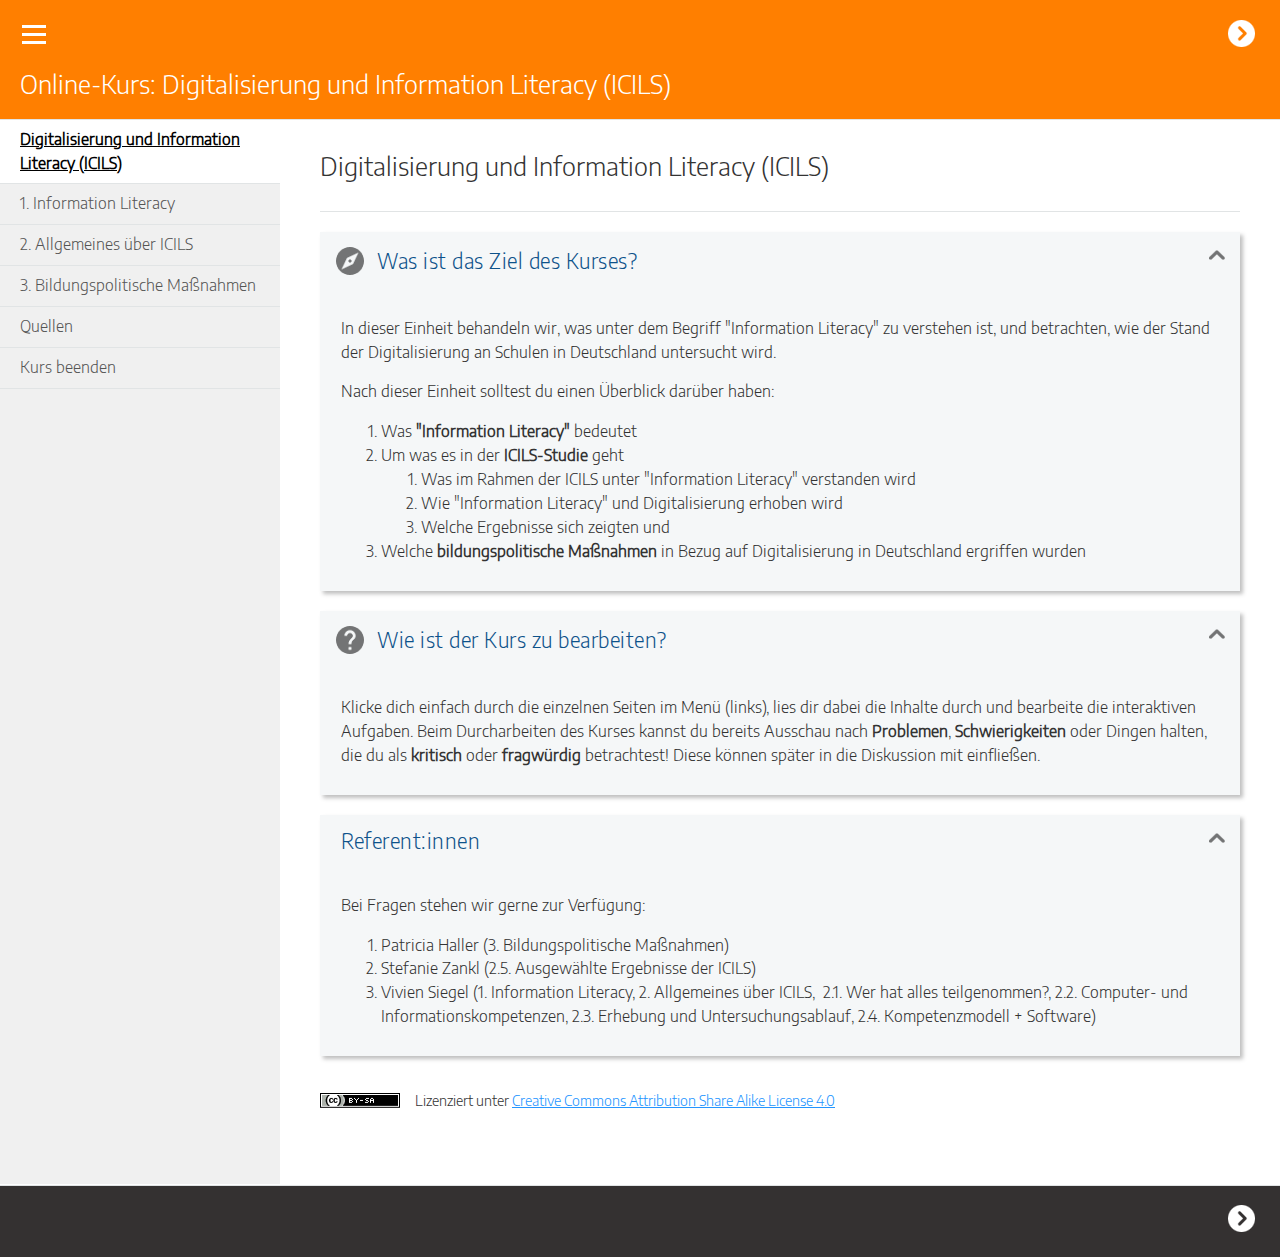
<file: index.html>
<!doctype html>
<html lang="de">
<head>
<link rel="stylesheet" type="text/css" href="base.css" />
<link rel="stylesheet" type="text/css" href="content.css" />
<link rel="stylesheet" type="text/css" href="nav.css" />
<meta http-equiv="content-type" content="text/html;  charset=utf-8" />
<title>Online-Kurs: Digitalisierung und Information Literacy (ICILS) </title>
<link rel="shortcut icon" href="favicon.ico" type="image/x-icon" />
<meta name="author" content="Siegel, V.; Haller, P.; A." />
<link rel="license" type="text/html" href="http://creativecommons.org/licenses/by-sa/4.0/" />
<meta name="generator" content="eXeLearning 2.7 - exelearning.net" />
<meta name="description" content="In dieser Einheit behandeln wir, was unter dem Begriff &quot;Information Literacy&quot; zu verstehen ist und betrachten, wie der Stand der Digitalisierung an Schulen in Deutschland untersucht wird.
" />
<!--[if lt IE 9]><script type="text/javascript" src="exe_html5.js"></script><![endif]-->
<script type="text/javascript" src="exe_jquery.js"></script>
<script type="text/javascript" src="common_i18n.js"></script>
<script type="text/javascript" src="common.js"></script>
<meta name="viewport" content="width=device-width, initial-scale=1" />
    </head>
<body class="exe-web-site" id="exe-node-0"><script type="text/javascript">document.body.className+=" js"</script>
<div id="content">
<p id="skipNav"><a href="#main" class="sr-av">Navigation überspringen</a></p>
<header id="header" ><div id="headerContent">Online-Kurs: Digitalisierung und Information Literacy (ICILS)</div></header>
<nav id="siteNav">
<ul>
   <li id="active"><a href="index.html" class="active daddy main-node">Digitalisierung und Information Literacy (ICILS)</a></li>
   <li><a href="1_information_literacy.html" class="no-ch">1. Information Literacy</a></li>
   <li><a href="2_allgemeines_ber_icils.html" class="daddy">2. Allgemeines über ICILS</a>
   <ul class="other-section">
      <li><a href="21_wer_hat_alles_teilgenommen.html" class="no-ch">2.1. Wer hat alles teilgenommen?</a></li>
      <li><a href="22_computer_und_informationskompetenz.html" class="no-ch">2.2. Computer- und Informationskompetenz</a></li>
      <li><a href="23_erhebung_und_untersuchungsablauf.html" class="no-ch">2.3. Erhebung und Untersuchungsablauf</a></li>
      <li><a href="24_kompetenzmodell.html" class="no-ch">2.4. Kompetenzmodell</a></li>
      <li><a href="25_ausgewhlte_ergebnisse_der_icils.html" class="no-ch">2.5. Ausgewählte Ergebnisse der ICILS</a></li>
   </ul>
   </li>
   <li><a href="3_bildungspolitische_manahmen.html" class="daddy">3. Bildungspolitische Maßnahmen</a>
   <ul class="other-section">
      <li><a href="31_digitalpakt_schule.html" class="no-ch">3.1. DigitalPakt Schule</a></li>
      <li><a href="32_qualittsoffensive_lehrerbildung.html" class="no-ch">3.2. Qualitätsoffensive Lehrerbildung</a></li>
   </ul>
   </li>
   <li><a href="quellen.html" class="no-ch">Quellen</a></li>
   <li><a href="kurs_beenden.html" class="no-ch">Kurs beenden</a></li>
</ul>
</nav>
<div id='topPagination'>
<nav class="pagination noprt">
<a href="1_information_literacy.html" class="next"><span>Nächste<span> &raquo;</span></span></a>
</nav>
</div>
<div id="main-wrapper">
<section id="main">
<header id="nodeDecoration"><h1 id="nodeTitle">Digitalisierung und Information Literacy (ICILS)</h1></header>
<article class="iDevice_wrapper textIdevice em_iDevice em_iDevice_explore" id="id0">
<div class="iDevice emphasis1" >
<header class="iDevice_header" style="background-image:url(icon_explore.png)"><h1 class="iDeviceTitle">Was ist das Ziel des Kurses?</h1></header>
<div class="iDevice_inner">
<div class="iDevice_content_wrapper">
<div id="ta0_119_2" class="block iDevice_content">
<div class="exe-text"><p>In dieser Einheit behandeln wir, was unter dem Begriff "Information Literacy" zu verstehen ist, und betrachten, wie der Stand der Digitalisierung an Schulen in Deutschland untersucht wird.</p>
<p></p>
<p></p>
<p>Nach dieser Einheit solltest du einen Überblick darüber haben:</p>
<ol>
<li>Was <strong>"Information Literacy"</strong> bedeutet</li>
<li>Um was es in der <strong>ICILS-Studie </strong>geht
<ol>
<li>Was im Rahmen der ICILS unter "Information Literacy" verstanden wird</li>
<li>Wie "Information Literacy" und Digitalisierung erhoben wird</li>
<li>Welche Ergebnisse sich zeigten und</li>
</ol>
</li>
<li>Welche <strong>bildungspolitische Maßnahmen</strong> in Bezug auf Digitalisierung in Deutschland ergriffen wurden</li>
</ol>
<p></p>
<p></p></div>
</div>
</div>
</div>
</div>
</article>
<article class="iDevice_wrapper textIdevice em_iDevice em_iDevice_question" id="id90">
<div class="iDevice emphasis1" >
<header class="iDevice_header" style="background-image:url(icon_question.png)"><h1 class="iDeviceTitle">Wie ist der Kurs zu bearbeiten?</h1></header>
<div class="iDevice_inner">
<div class="iDevice_content_wrapper">
<div id="ta90_116_2" class="block iDevice_content">
<div class="exe-text"><p style="text-align: left;"><span style="color: #333333;">Klicke dich einfach durch die einzelnen Seiten im Menü (links), lies dir dabei die Inhalte durch und bearbeite die interaktiven Aufgaben. </span><span style="font-size: 15.96px;">Beim Durcharbeiten des Kurses kannst du bereits Ausschau nach <strong>Problemen</strong>, <strong>Schwierigkeiten</strong> oder Dingen halten, die du als <strong>kritisch</strong> oder <strong>fragwürdig</strong> betrachtest! Diese können später in die Diskussion mit einfließen.</span><br /><span style="color: #333333;"></span></p></div>
</div>
</div>
</div>
</div>
</article>
<article class="iDevice_wrapper textIdevice em_iDevice" id="id99">
<div class="iDevice emphasis1" >
<header class="iDevice_header iDevice_header_noIcon"><h1 class="iDeviceTitle">Referent:innen</h1></header>
<div class="iDevice_inner">
<div class="iDevice_content_wrapper">
<div id="ta99_309_2" class="block iDevice_content">
<div class="exe-text"><p>Bei Fragen stehen wir gerne zur Verfügung:</p>
<ol>
<li>Patricia Haller (3. Bildungspolitische Maßnahmen)</li>
<li>Stefanie Zankl (2.5. Ausgewählte Ergebnisse der ICILS)</li>
<li>Vivien Siegel (1. Information Literacy, 2. Allgemeines über ICILS,  2.1. Wer hat alles teilgenommen?, 2.2. Computer- und Informationskompetenzen, 2.3. Erhebung und Untersuchungsablauf, 2.4. Kompetenzmodell + Software)</li>
</ol></div>
</div>
</div>
</div>
</div>
</article>
<div id="packageLicense" class="cc cc-by-sa">
<p><span>Lizenziert unter  </span> <a rel="license" href="http://creativecommons.org/licenses/by-sa/4.0/">Creative Commons Attribution Share Alike License 4.0</a></p>
</div>
</section>
</div>
<div id='bottomPagination'>
<nav class="pagination noprt">
<a href="1_information_literacy.html" class="next"><span>Nächste<span> &raquo;</span></span></a>
</nav>
</div>
</div>
<script type="text/javascript" src="_style_js.js"></script></body></html>
</file>
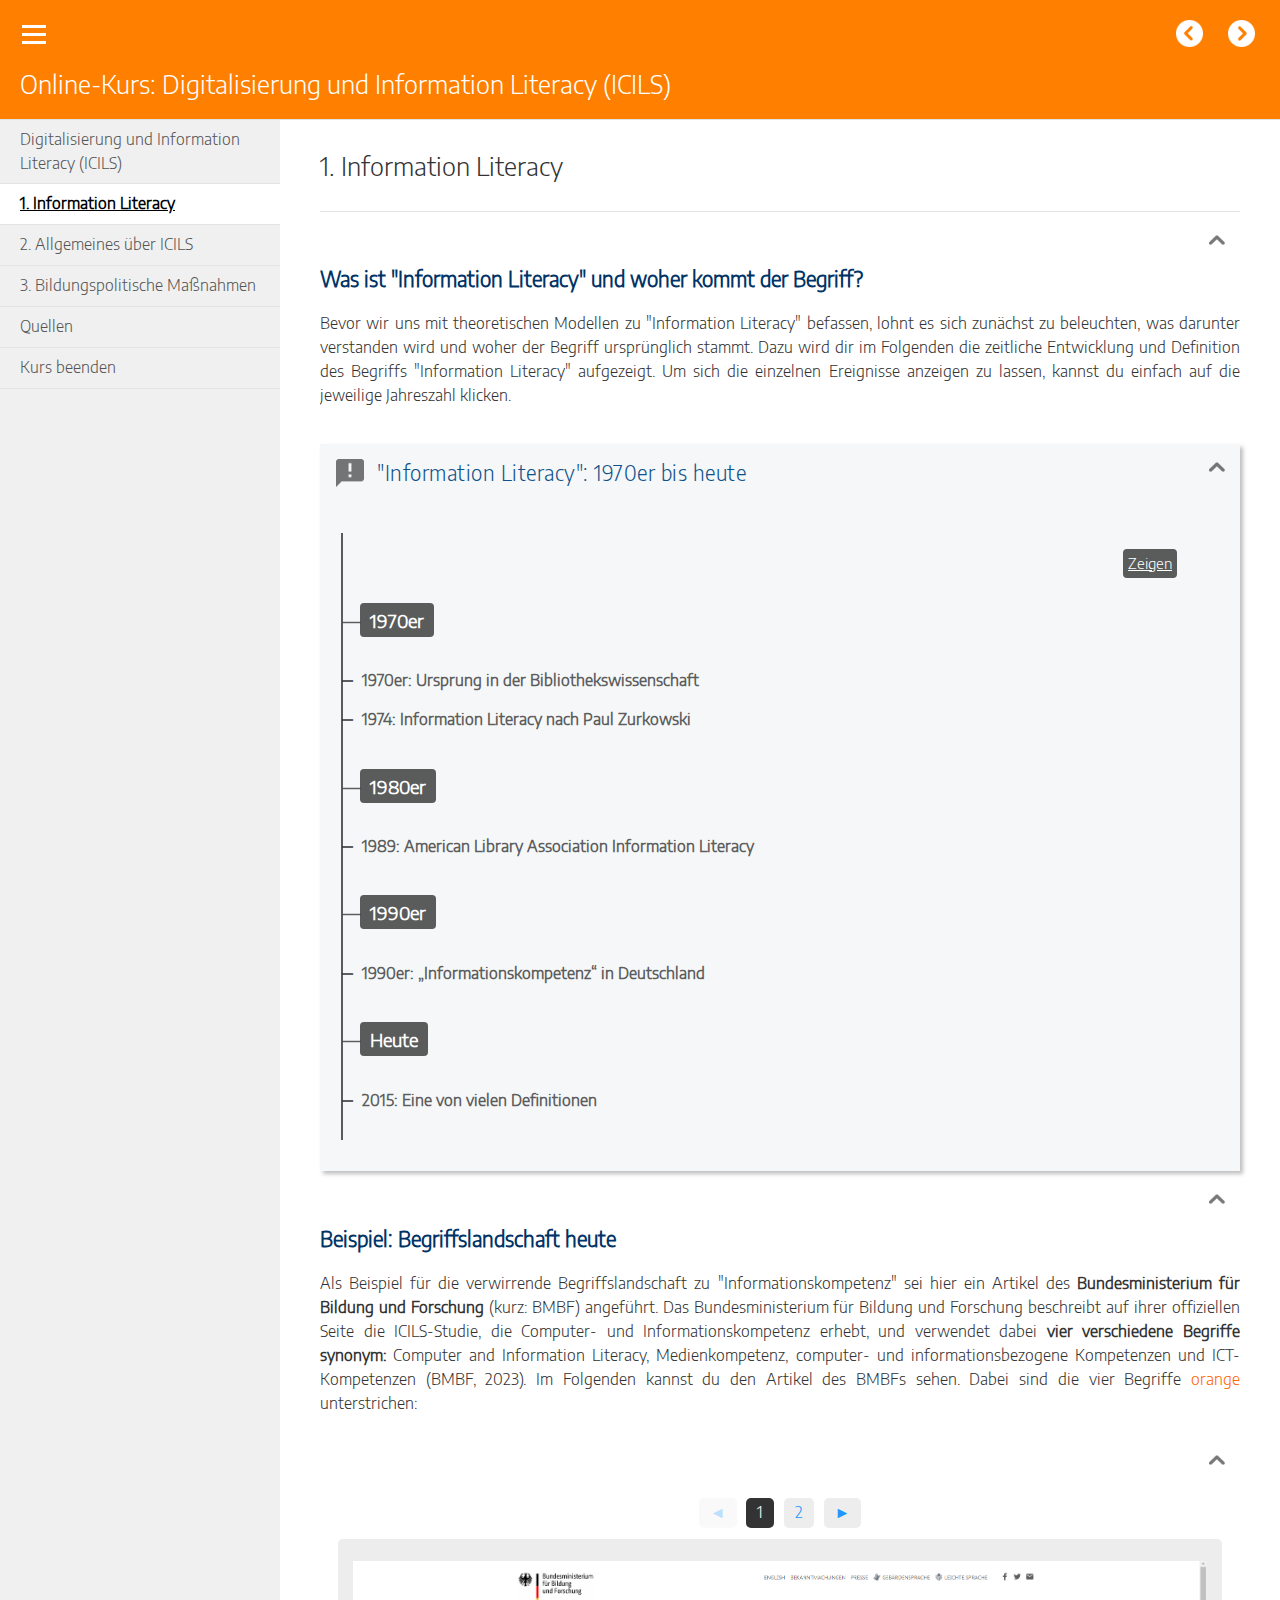
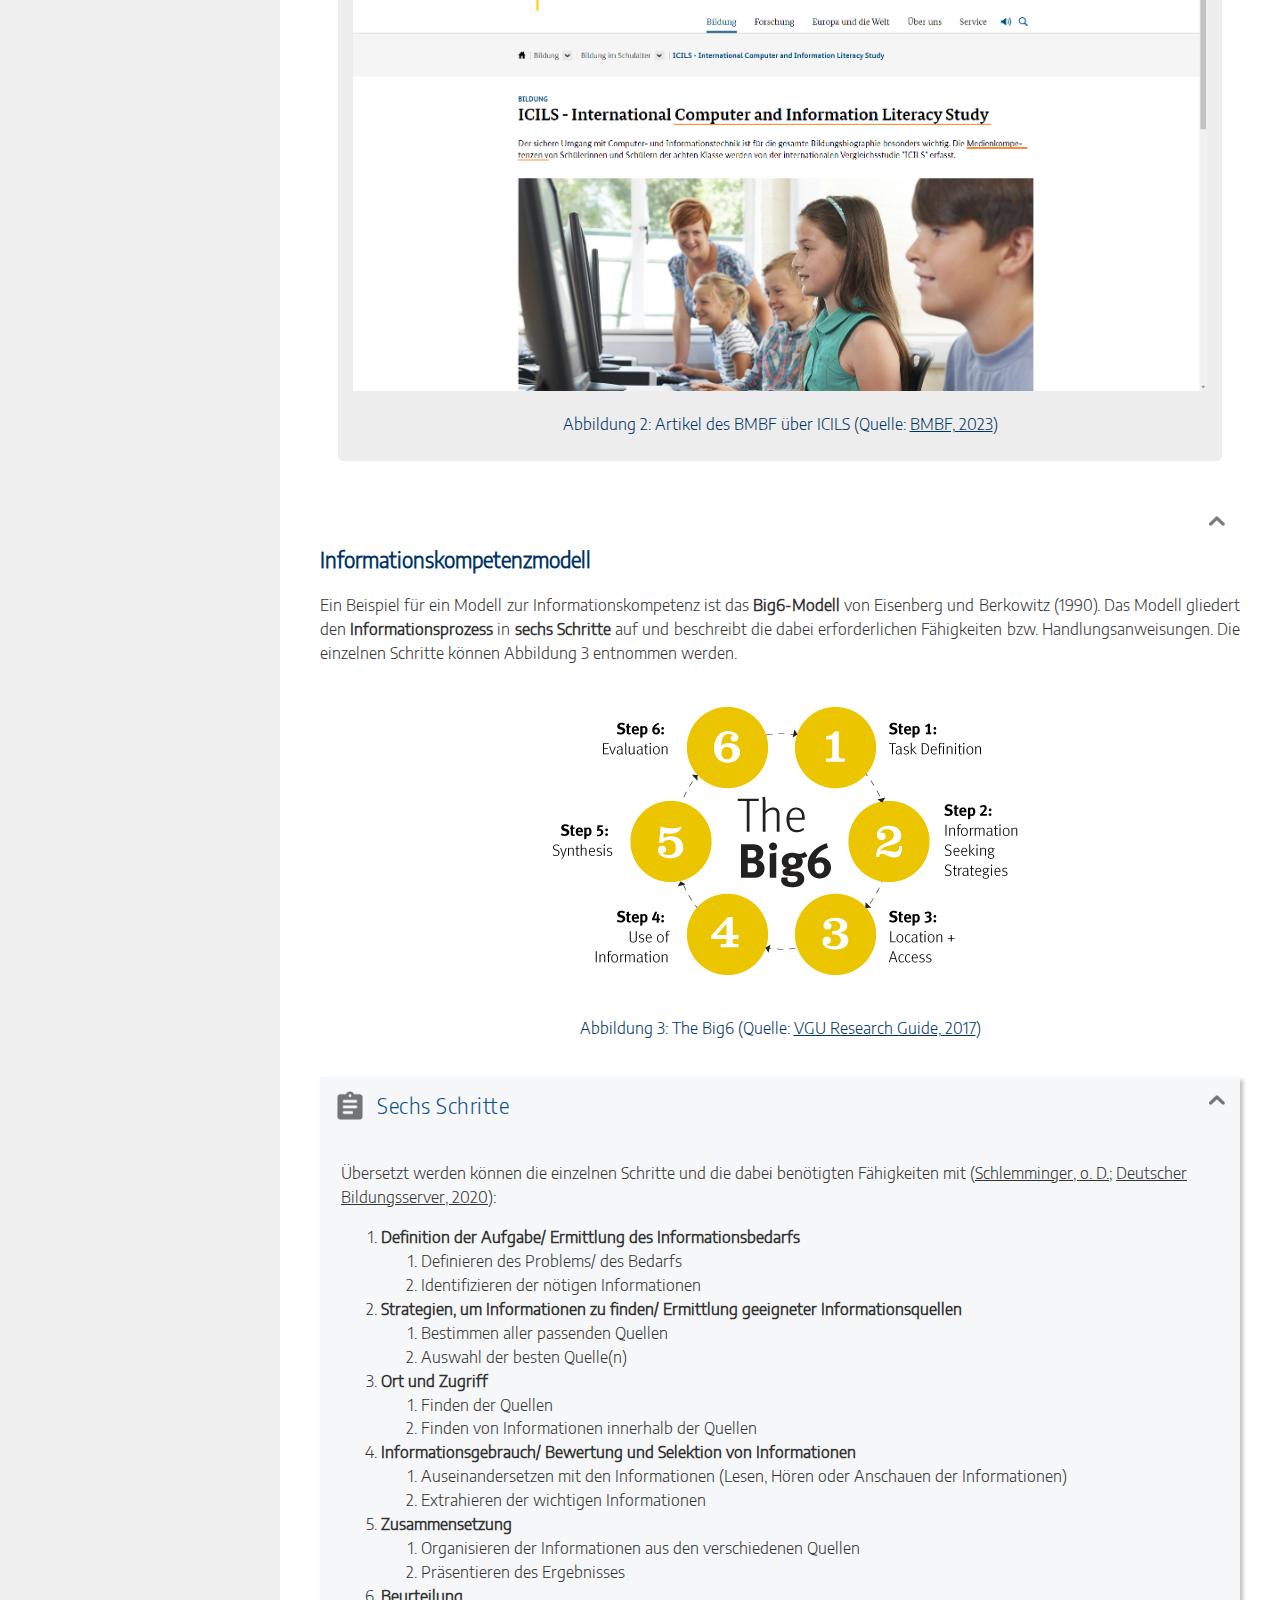
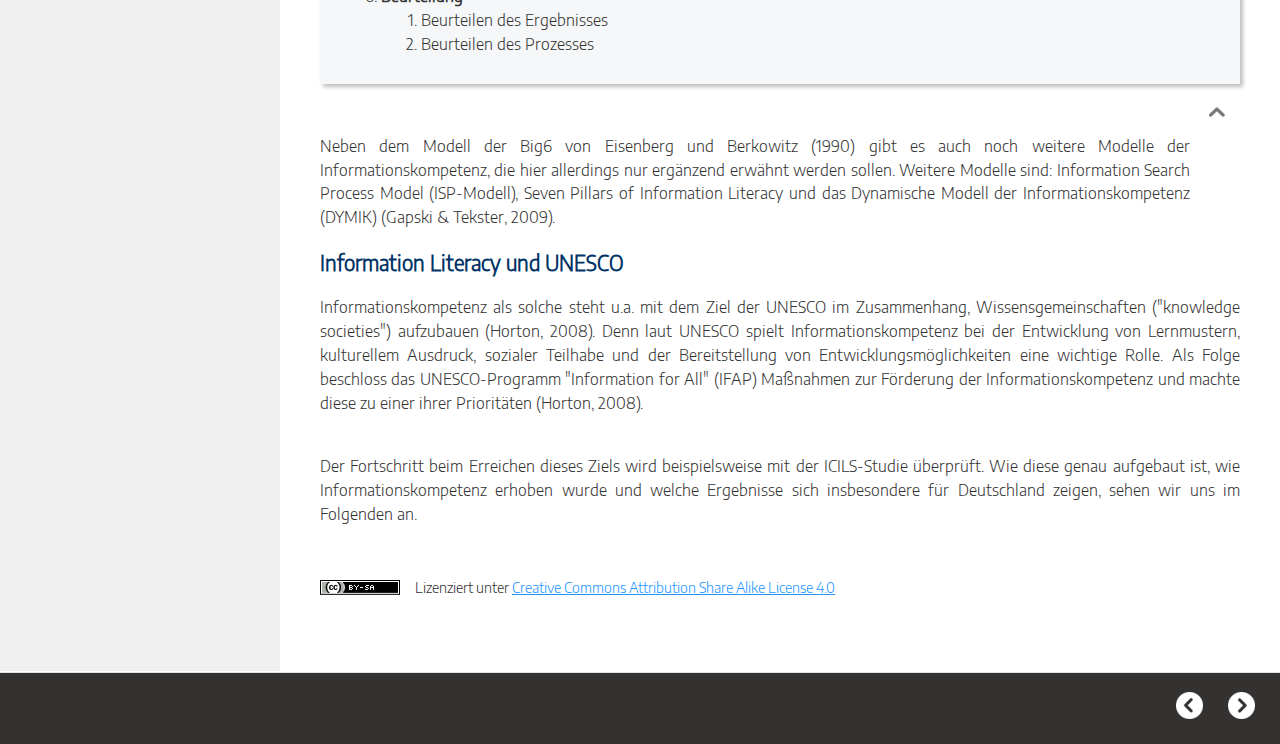
<file: 1_information_literacy.html>
<!doctype html>
<html lang="de">
<head>
<link rel="stylesheet" type="text/css" href="base.css" />
<link rel="stylesheet" type="text/css" href="exe_effects.css" />
<link rel="stylesheet" type="text/css" href="content.css" />
<link rel="stylesheet" type="text/css" href="nav.css" />
<meta http-equiv="content-type" content="text/html;  charset=utf-8" />
<title>1. Information Literacy | Online-Kurs: Digitalisierung und Information Literacy (ICILS) </title>
<link rel="shortcut icon" href="favicon.ico" type="image/x-icon" />
<meta name="author" content="Siegel, V.; Haller, P.; A." />
<link rel="license" type="text/html" href="http://creativecommons.org/licenses/by-sa/4.0/" />
<meta name="generator" content="eXeLearning 2.7 - exelearning.net" />
<!--[if lt IE 9]><script type="text/javascript" src="exe_html5.js"></script><![endif]-->
<script type="text/javascript" src="exe_jquery.js"></script>
<script type="text/javascript" src="exe_effects.js"></script>
<script type="text/javascript" src="common_i18n.js"></script>
<script type="text/javascript" src="common.js"></script>
<meta name="viewport" content="width=device-width, initial-scale=1" />
    </head>
<body class="exe-web-site" id="exe-node-4"><script type="text/javascript">document.body.className+=" js"</script>
<div id="content">
<p id="skipNav"><a href="#main" class="sr-av">Navigation überspringen</a></p>
<header id="header" ><div id="headerContent">Online-Kurs: Digitalisierung und Information Literacy (ICILS)</div></header>
<nav id="siteNav">
<ul>
   <li><a href="index.html" class="daddy main-node">Digitalisierung und Information Literacy (ICILS)</a></li>
   <li id="active"><a href="1_information_literacy.html" class="active no-ch">1. Information Literacy</a></li>
   <li><a href="2_allgemeines_ber_icils.html" class="daddy">2. Allgemeines über ICILS</a>
   <ul class="other-section">
      <li><a href="21_wer_hat_alles_teilgenommen.html" class="no-ch">2.1. Wer hat alles teilgenommen?</a></li>
      <li><a href="22_computer_und_informationskompetenz.html" class="no-ch">2.2. Computer- und Informationskompetenz</a></li>
      <li><a href="23_erhebung_und_untersuchungsablauf.html" class="no-ch">2.3. Erhebung und Untersuchungsablauf</a></li>
      <li><a href="24_kompetenzmodell.html" class="no-ch">2.4. Kompetenzmodell</a></li>
      <li><a href="25_ausgewhlte_ergebnisse_der_icils.html" class="no-ch">2.5. Ausgewählte Ergebnisse der ICILS</a></li>
   </ul>
   </li>
   <li><a href="3_bildungspolitische_manahmen.html" class="daddy">3. Bildungspolitische Maßnahmen</a>
   <ul class="other-section">
      <li><a href="31_digitalpakt_schule.html" class="no-ch">3.1. DigitalPakt Schule</a></li>
      <li><a href="32_qualittsoffensive_lehrerbildung.html" class="no-ch">3.2. Qualitätsoffensive Lehrerbildung</a></li>
   </ul>
   </li>
   <li><a href="quellen.html" class="no-ch">Quellen</a></li>
   <li><a href="kurs_beenden.html" class="no-ch">Kurs beenden</a></li>
</ul>
</nav>
<div id='topPagination'>
<nav class="pagination noprt">
<a href="index.html" class="prev"><span><span>&laquo; </span>Vorheriges</span></a> <span class="sep">| </span><a href="2_allgemeines_ber_icils.html" class="next"><span>Nächste<span> &raquo;</span></span></a>
</nav>
</div>
<div id="main-wrapper">
<section id="main">
<header id="nodeDecoration"><h1 id="nodeTitle">1. Information Literacy</h1></header>
<article class="iDevice_wrapper textIdevice" id="id89">
<div class="iDevice emphasis0" >
<div id="ta89_115_2" class="block iDevice_content">
<div class="exe-text"><h2 style="text-align: justify;"><span style="color: #003366;">Was ist "Information Literacy" und woher kommt der Begriff?</span></h2>
<p style="text-align: justify;">Bevor wir uns mit theoretischen Modellen zu "Information Literacy" befassen, lohnt es sich zunächst zu beleuchten, was darunter verstanden wird und woher der Begriff ursprünglich stammt. Dazu wird dir im Folgenden die zeitliche Entwicklung und Definition des Begriffs "Information Literacy" aufgezeigt. Um sich die einzelnen Ereignisse anzeigen zu lassen, kannst du einfach auf die jeweilige Jahreszahl klicken. </p></div>
</div>
</div>
</article>
<article class="iDevice_wrapper textIdevice em_iDevice em_iDevice_announcement" id="id88">
<div class="iDevice emphasis1" >
<header class="iDevice_header" style="background-image:url(icon_announcement.png)"><h1 class="iDeviceTitle">&quot;Information Literacy&quot;: 1970er bis heute</h1></header>
<div class="iDevice_inner">
<div class="iDevice_content_wrapper">
<div id="ta88_114_2" class="block iDevice_content">
<div class="exe-text"><div class="exe-fx exe-timeline">
<h2><span style="font-size: 14pt;">1970er</span></h2>
<h3><span style="font-size: 12pt;">1970er: Ursprung in der Bibliothekswissenschaft</span></h3>
<p style="text-align: justify;">Im bibliothekarischen Bereich wurden seit den 1970er die Begriffe „<strong>Library Instructions</strong>“ und „<strong>Bibliographic Instructions</strong>“, erst später „Information Literacy“ verwendet. Diese Begriffe bezeichnen die Tätigkeit von Bibliothekar:innen, Benutzerschulungen abzuhalten, die über die wissenschaftliche Informationsbeschaffung sowie den Umgang mit Informationen aufklären (Ingold, 2005).</p>
<p style="text-align: justify;">Bibliotheken stellen also nicht nur den Zugang zu Informationen, sondern haben auch eine Bildungsfunktion inne.</p>
<p style="text-align: justify;"></p>
<h3><span style="font-size: 12pt;">1974: Information Literacy nach Paul Zurkowski</span></h3>
<p style="text-align: justify;">Der Begriff “Information Literacy” tauchte das erste Mal 1974 im Zusammenhang mit Paul Zurkowski, dem damaligen Präsidenten der „Information Industry Association“ (IIA), auf (Badke, 2010; Ingold, 2012). In einem Bericht für die „National Commission on Libraries and Information Science“ (NCLIS) definierte Zurkowski den Begriff als eine <strong>Fähigkeit, jegliche Informationswerkzeuge und -quellen so zu nutzen, dass sie berufliche Entscheidungen und Problemlösungen</strong> <strong>erleichtern </strong>(Ingold, 2012). Nach Zurkowski sollte jeder US-amerikanische Bürger diese Fähigkeit im beruflichen Kontext besitzen, damit die nationale Wirtschaft konkurrenzfähig bleibt (Zurkowski, 1974; Horton, 2008).</p>
<p style="text-align: justify;"></p>
<h2><span style="font-size: 14pt;">1980er</span></h2>
<h3><span style="font-size: 12pt;">1989: American Library Association Information Literacy</span></h3>
<p style="text-align: justify;">Die meisten Definitionen gründen auf der Definition der „American Library Association Information Literacy“ (ALA), ein Komitee aus Vertretern des Bildungs- und des Bibliotheksbereiches. Nach der ALA ist „Information Literacy“:</p>
<blockquote class="exe-quote-cite styled-qc">
<p style="text-align: justify;">„[the ability] to recognize when <strong>information is needed</strong> and […] to <strong>locate</strong>, <strong>evaluate</strong>, and <strong>use</strong> effectively the needed information […] for any <strong>task</strong> or <strong>decision</strong> at hand […]”</p>
<cite>American Library Association, 1989, S. 1</cite></blockquote>
<p style="text-align: justify;"> </p>
<p style="text-align: justify;">Demnach ist “Information Literacy” eine Fähigkeit, zu erkennen, wann Informationen benötigt werden, und diese zu finden, zu evaluieren und zu nutzen, um Aufgaben zu bewältigen und Entscheidungen zu treffen. Diese Definition bildet die Grundlage für viele, folgende Definitionen von „Information Literacy“, sowohl im deutschsprachigen als auch im anglo-amerikanischen Sprachraum.</p>
<h2><span style="font-size: 14pt;">1990er</span></h2>
<h3><span style="font-size: 12pt;">1990er: „Informationskompetenz“ in Deutschland</span></h3>
<p style="text-align: justify;">In den 1990er Jahren fasste der Begriff „Information Literacy“ auch in anderen Ländern Fuß. Dabei entwickelte sich in Deutschland ausgehend von der amerikanischen Auffassung der „Information Literacy“ der Begriff der „<strong>Informationskompetenz</strong>“ als Synonym (Ingold, 2012).</p>
<h2><span style="font-size: 14pt;">Heute</span></h2>
<h3><span style="font-size: 12pt;">2015: Eine von vielen Definitionen </span></h3>
<p style="text-align: justify;">Eine relativ aktuelle Definition liefert Mayer (2015): </p>
<blockquote class="exe-quote-cite styled-qc">
<p style="text-align: justify;">Das Konzept schließt zahlreiche <strong>kognitive</strong>, <strong>metakognitive</strong>, <strong>sozial-kommunikative</strong> und <strong>emotional-motivationale</strong> <strong>Fähigkeiten</strong>, <strong>Fertigkeiten</strong> und <strong>Wissensbestände</strong> ein, die es erlauben, einen Informationsbedarf zu erkennen und diesen im Zuge von Prozessen der <strong>Suche</strong>, <strong>Bewertung</strong>, <strong>Integration</strong> und <strong>Präsentation</strong> <strong>von Informationen</strong> unter Beachtung <strong>ethischer</strong>, <strong>rechtlicher</strong> und (fach-) <strong>konventioneller</strong> Rahmenbedingungen zu befriedigen.</p>
<cite>Mayer, 2015, S. 10</cite></blockquote>
<p style="text-align: justify;">Obwohl sich die meisten Definitionen des Begriffs - wie auch die von Mayer - inhaltlich auf die Definition der American Library Association Information Literacy aus dem Bibliotheksbereich beziehen, gibt es heute je nach Autor, Disziplin und Forschungsbereich unterschiedliche Auffassungen und Bezeichnungen von Informationskompetenz (Gapski &amp; Tekster, 2009). Zudem stellt Informationskompetenz einen Begriff dar, der sich - bedingt durch Faktoren wie Digitalisierung und Veränderung der Informationsumwelt - in den vergangenen Jahren weiterentwickelt hat (Gapski &amp; Tekster, 2009). Heute werden dadurch viele Begriffe synonym gebraucht oder können nicht mehr klar voneinander abgetrennt werden (z.B. Informationskompetenz und Medienkompetenz), sodass eine verwirrende Begriffslandschaft entsteht (Gapski &amp; Tekster, 2009; Ingold, 2012). Folgende Abbildung soll einen groben Überblick über die heutige, uneindeutige Begriffsvielfalt bieten:</p>
<p><img src="Mind_Map_page-0001.jpg" width="900" height="637" style="display: block; margin-left: auto; margin-right: auto;" /></p>
<p style="text-align: center;"><span style="color: #003366;">Abbildung 1: Begriffslandschaft "Informationskompetenz"</span></p>
</div></div>
</div>
</div>
</div>
</div>
</article>
<article class="iDevice_wrapper textIdevice" id="id97">
<div class="iDevice emphasis0" >
<div id="ta97_202_2" class="block iDevice_content">
<div class="exe-text"><h2 style="text-align: justify;"><span style="color: #003366;">Beispiel: Begriffslandschaft heute</span></h2>
<p style="text-align: justify;">Als Beispiel für die verwirrende Begriffslandschaft zu "Informationskompetenz" sei hier ein Artikel des <strong>Bundesministerium für Bildung und Forschung</strong> (kurz: BMBF) angeführt. Das Bundesministerium für Bildung und Forschung beschreibt auf ihrer offiziellen Seite die ICILS-Studie, die Computer- und Informationskompetenz erhebt, und verwendet dabei <strong>vier</strong> <strong>verschiedene Begriffe synonym: </strong>Computer and Information Literacy, Medienkompetenz, computer- und informationsbezogene Kompetenzen und ICT-Kompetenzen (BMBF, 2023). Im Folgenden kannst du den Artikel des BMBFs sehen. Dabei sind die vier Begriffe <span style="color: #ff6600;">orange</span> unterstrichen:</p></div>
</div>
</div>
</article>
<article class="iDevice_wrapper textIdevice" id="id96">
<div class="iDevice emphasis0" >
<div id="ta96_201_2" class="block iDevice_content">
<div class="exe-text"><div class="exe-fx exe-paginated">
<h2></h2>
<p><img src="bmbf_1.png" alt="" width="1917" height="965" /></p>
<p style="text-align: center;"><span style="color: #003366;">Abbildung 2: Artikel des BMBF über ICILS (Quelle: <a href="https://www.bmbf.de/bmbf/de/bildung/bildung-im-schulalter/icils-international-computer-and-information-literacy-study/icils-international-computer-and-information-literacy-study_node.html" style="color: #003366;">BMBF, 2023</a>)</span></p>
<h2></h2>
<p><img src="bmbf_2.png" alt="" width="1915" height="969" /></p>
<p style="text-align: center;"><span style="color: #003366;">Abbildung 2: Artikel des BMBF über ICILS (Quelle: <a href="https://www.bmbf.de/bmbf/de/bildung/bildung-im-schulalter/icils-international-computer-and-information-literacy-study/icils-international-computer-and-information-literacy-study_node.html" style="color: #003366;">BMBF, 2023</a>)</span></p>
</div>
<p></p></div>
</div>
</div>
</article>
<article class="iDevice_wrapper textIdevice" id="id84">
<div class="iDevice emphasis0" >
<div id="ta84_117_2" class="block iDevice_content">
<div class="exe-text"><h2 style="text-align: justify;"><span style="color: #003366;">Informationskompetenzmodell</span></h2>
<p><span style="color: #003366;"></span></p>
<p style="text-align: justify;">Ein Beispiel für ein Modell zur Informationskompetenz ist das <strong>Big6-Modell</strong> von Eisenberg und Berkowitz (1990). Das Modell gliedert den <strong>Informationsprozess</strong> in <strong>sechs Schritte</strong> auf und beschreibt die dabei erforderlichen Fähigkeiten bzw. Handlungsanweisungen. Die einzelnen Schritte können Abbildung 3 entnommen werden.</p>
<p><img src="big_6_gelb_(1).jpg" alt="" width="610" height="320" style="display: block; margin-left: auto; margin-right: auto;" /></p>
<p style="text-align: center;"><span style="color: #003366;">Abbildung 3: The Big6 (Quelle: <a href="https://vgulibguide.wordpress.com/info-literacy-skills/big6-model/" style="color: #003366;">VGU Research Guide, 2017</a>)</span></p>
<p style="text-align: justify;"></p></div>
</div>
</div>
</article>
<article class="iDevice_wrapper textIdevice em_iDevice em_iDevice_assignment_list" id="id86">
<div class="iDevice emphasis1" >
<header class="iDevice_header" style="background-image:url(icon_assignment_list.png)"><h1 class="iDeviceTitle">Sechs Schritte</h1></header>
<div class="iDevice_inner">
<div class="iDevice_content_wrapper">
<div id="ta86_119_2" class="block iDevice_content">
<div class="exe-text"><p>Übersetzt werden können die einzelnen Schritte und die dabei benötigten Fähigkeiten mit<span style="color: #333333;"> (<a href="https://thebig6.org/translations" style="color: #333333;">Schlemminger, o. D.</a>; <a href="https://www.bildungsserver.de/onlineressource.html?onlineressourcen_id=42312" style="color: #333333;">Deutscher Bildungsserver, 2020</a>): </span></p>
<ol>
<li><strong>Definition der Aufgabe/ Ermittlung des Informationsbedarfs</strong>
<ol>
<li>Definieren des Problems/ des Bedarfs</li>
<li>Identifizieren der nötigen Informationen</li>
</ol>
</li>
<li><strong>Strategien, um Informationen zu finden/ Ermittlung geeigneter Informationsquellen</strong>
<ol>
<li>Bestimmen aller passenden Quellen</li>
<li>Auswahl der besten Quelle(n)</li>
</ol>
</li>
<li><strong>Ort und Zugriff</strong>
<ol>
<li>Finden der Quellen</li>
<li>Finden von Informationen innerhalb der Quellen</li>
</ol>
</li>
<li><strong>Informationsgebrauch/ Bewertung und Selektion von Informationen</strong>
<ol>
<li>Auseinandersetzen mit den Informationen (Lesen, Hören oder Anschauen der Informationen)</li>
<li>Extrahieren der wichtigen Informationen</li>
</ol>
</li>
<li><strong>Zusammensetzung</strong>
<ol>
<li>Organisieren der Informationen aus den verschiedenen Quellen</li>
<li>Präsentieren des Ergebnisses</li>
</ol>
</li>
<li><strong>Beurteilung</strong>
<ol>
<li>Beurteilen des Ergebnisses</li>
<li>Beurteilen des Prozesses</li>
</ol>
</li>
</ol></div>
</div>
</div>
</div>
</div>
</article>
<article class="iDevice_wrapper textIdevice" id="id87">
<div class="iDevice emphasis0" >
<div id="ta87_120_2" class="block iDevice_content">
<div class="exe-text"><p style="text-align: justify;">Neben dem Modell der Big6 von Eisenberg und Berkowitz (1990) gibt es auch noch weitere Modelle der Informationskompetenz, die hier allerdings nur ergänzend erwähnt werden sollen. Weitere Modelle sind: Information Search Process Model (ISP-Modell), Seven Pillars of Information Literacy und das Dynamische Modell der Informationskompetenz (DYMIK) (Gapski &amp; Tekster, 2009).</p>
<p style="text-align: justify;"></p>
<p style="text-align: justify;"></p>
<h2 style="text-align: justify;"><span style="color: #003366;">Information Literacy und UNESCO</span></h2>
<p style="text-align: justify;">Informationskompetenz als solche steht u.a. mit dem Ziel der UNESCO im Zusammenhang, Wissensgemeinschaften ("knowledge societies") aufzubauen (Horton, 2008). Denn laut UNESCO spielt Informationskompetenz bei der Entwicklung von Lernmustern, kulturellem Ausdruck, sozialer Teilhabe und der Bereitstellung von Entwicklungsmöglichkeiten eine wichtige Rolle. Als Folge beschloss das UNESCO-Programm "Information for All" (IFAP) Maßnahmen zur Förderung der Informationskompetenz und machte diese zu einer ihrer Prioritäten (Horton, 2008). <br /><br /></p>
<p style="text-align: justify;">Der Fortschritt beim Erreichen dieses Ziels wird beispielsweise mit der ICILS-Studie überprüft. Wie diese genau aufgebaut ist, wie Informationskompetenz erhoben wurde und welche Ergebnisse sich insbesondere für Deutschland zeigen, sehen wir uns im Folgenden an.</p></div>
</div>
</div>
</article>
<div id="packageLicense" class="cc cc-by-sa">
<p><span>Lizenziert unter  </span> <a rel="license" href="http://creativecommons.org/licenses/by-sa/4.0/">Creative Commons Attribution Share Alike License 4.0</a></p>
</div>
</section>
</div>
<div id='bottomPagination'>
<nav class="pagination noprt">
<a href="index.html" class="prev"><span><span>&laquo; </span>Vorheriges</span></a> <span class="sep">| </span><a href="2_allgemeines_ber_icils.html" class="next"><span>Nächste<span> &raquo;</span></span></a>
</nav>
</div>
</div>
<script type="text/javascript" src="_style_js.js"></script></body></html>
</file>
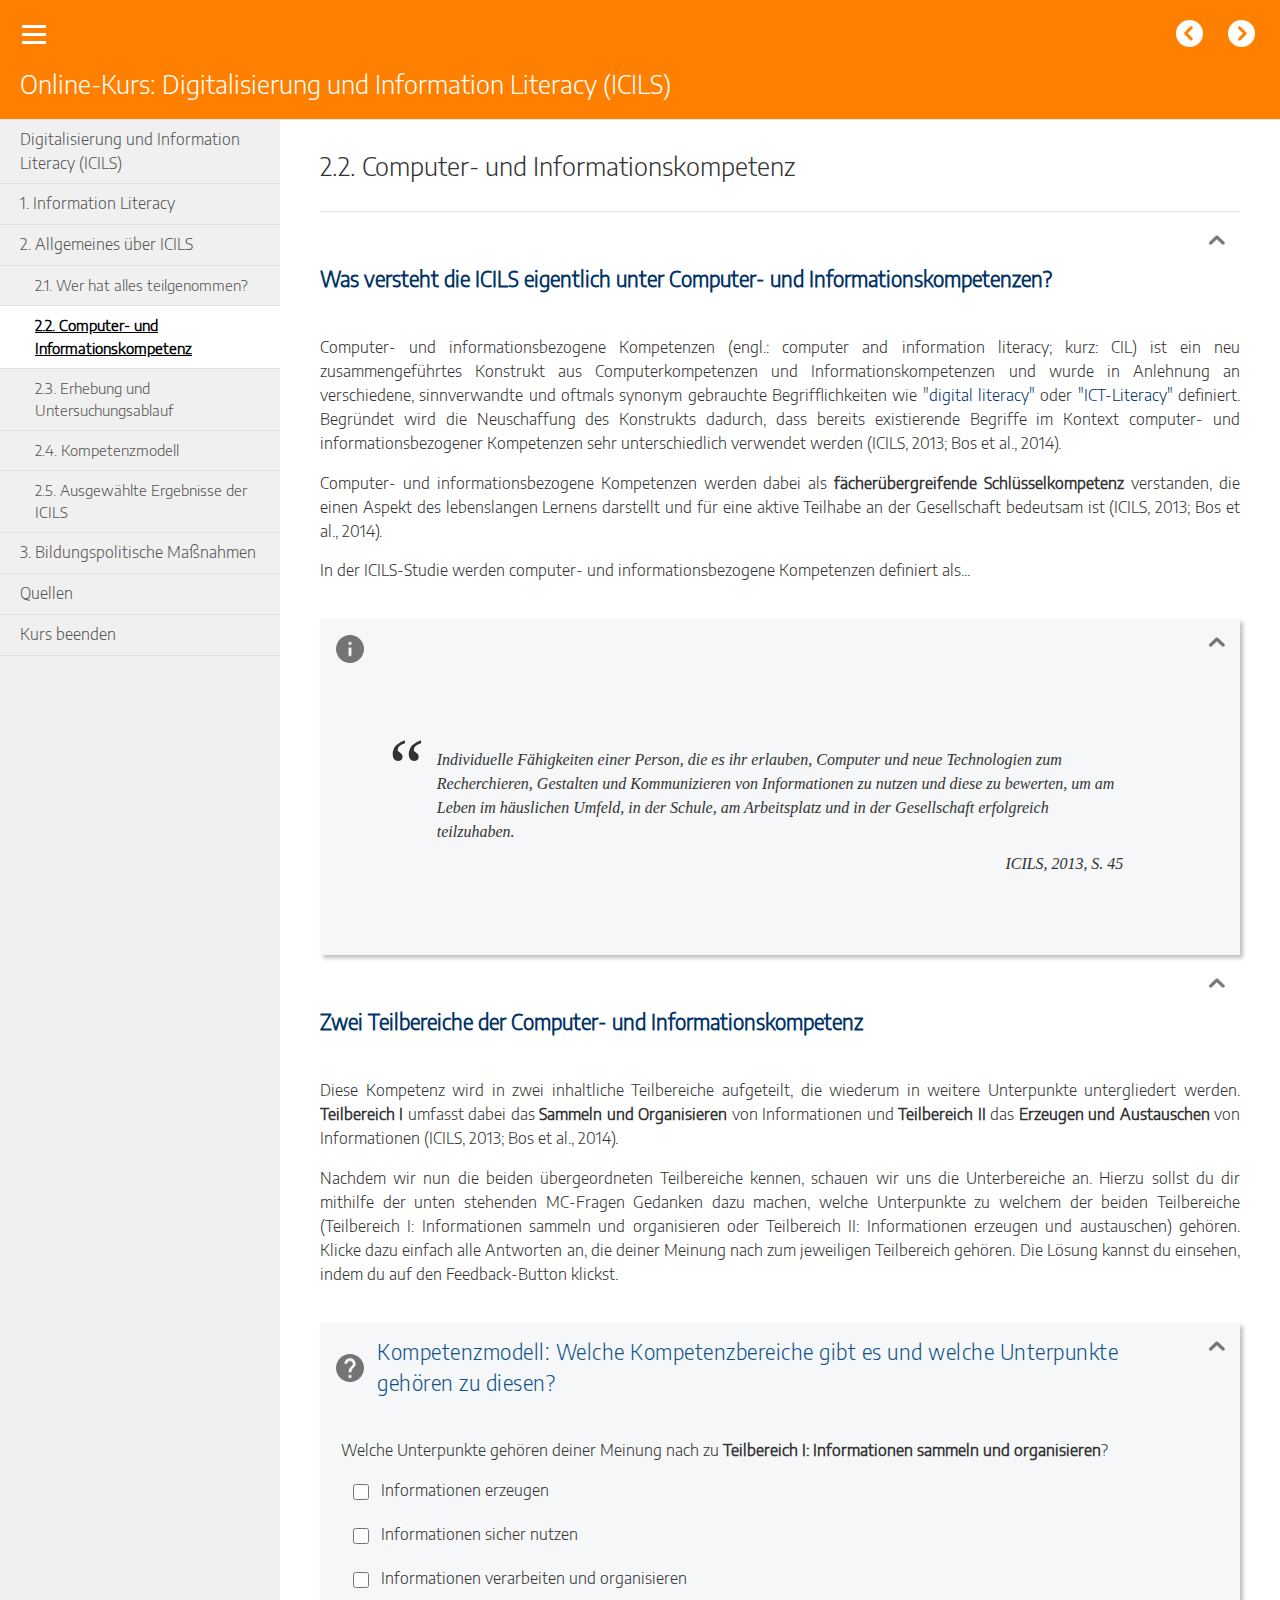
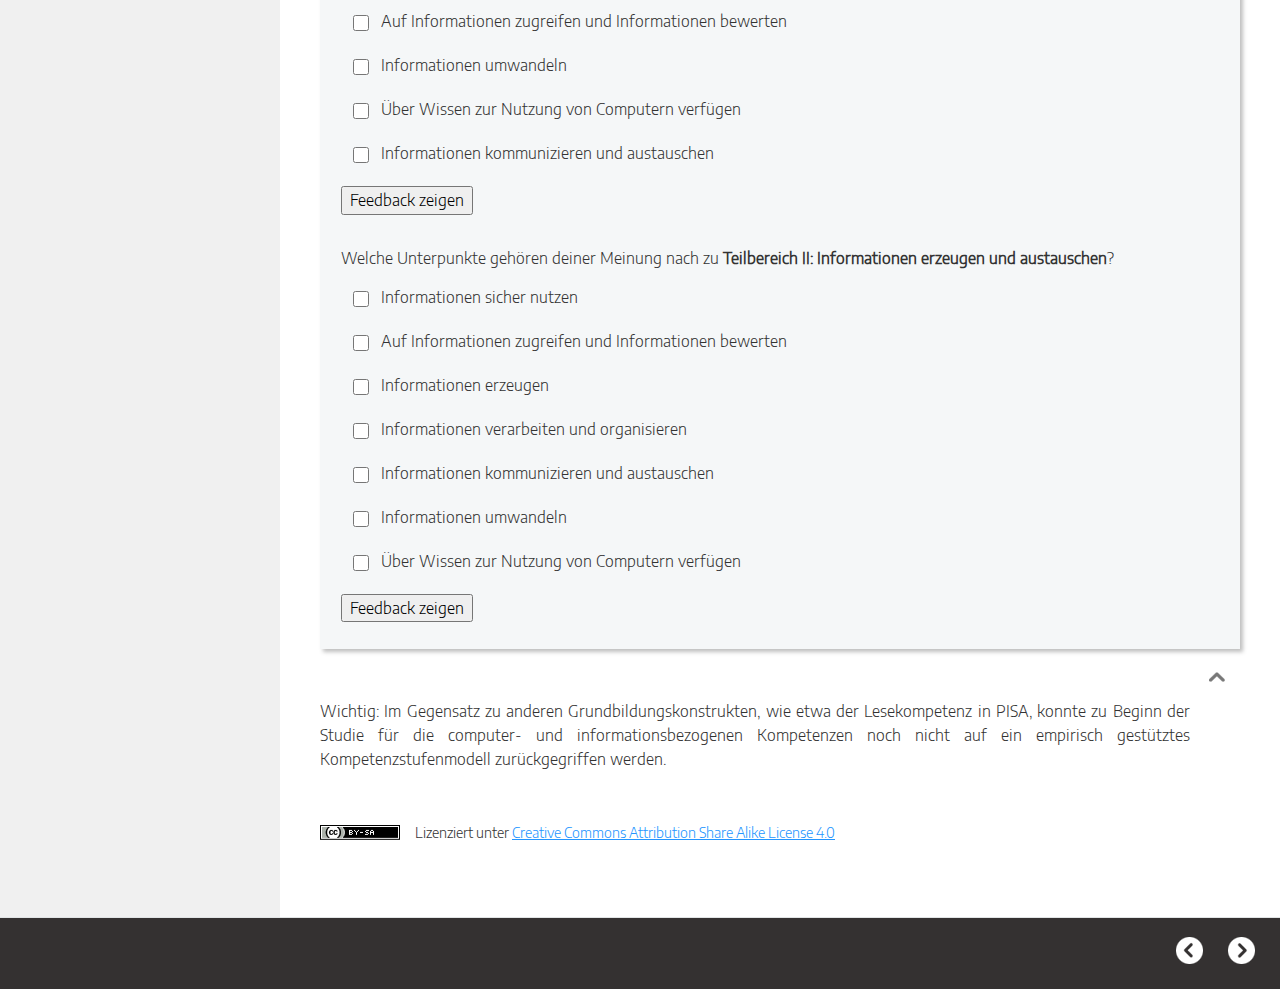
<file: 22_computer_und_informationskompetenz.html>
<!doctype html>
<html lang="de">
<head>
<link rel="stylesheet" type="text/css" href="base.css" />
<link rel="stylesheet" type="text/css" href="content.css" />
<link rel="stylesheet" type="text/css" href="nav.css" />
<meta http-equiv="content-type" content="text/html;  charset=utf-8" />
<title>2.2. Computer- und Informationskompetenz | Online-Kurs: Digitalisierung und Information Literacy (ICILS) </title>
<link rel="shortcut icon" href="favicon.ico" type="image/x-icon" />
<meta name="author" content="Siegel, V.; Haller, P.; A." />
<link rel="license" type="text/html" href="http://creativecommons.org/licenses/by-sa/4.0/" />
<meta name="generator" content="eXeLearning 2.7 - exelearning.net" />
<!--[if lt IE 9]><script type="text/javascript" src="exe_html5.js"></script><![endif]-->
<script type="text/javascript" src="exe_jquery.js"></script>
<script type="text/javascript" src="common_i18n.js"></script>
<script type="text/javascript" src="common.js"></script>
<meta name="viewport" content="width=device-width, initial-scale=1" />
    </head>
<body class="exe-web-site" id="exe-node-6"><script type="text/javascript">document.body.className+=" js"</script>
<div id="content">
<p id="skipNav"><a href="#main" class="sr-av">Navigation überspringen</a></p>
<header id="header" ><div id="headerContent">Online-Kurs: Digitalisierung und Information Literacy (ICILS)</div></header>
<nav id="siteNav">
<ul>
   <li><a href="index.html" class="daddy main-node">Digitalisierung und Information Literacy (ICILS)</a></li>
   <li><a href="1_information_literacy.html" class="no-ch">1. Information Literacy</a></li>
   <li class="current-page-parent"><a href="2_allgemeines_ber_icils.html" class="current-page-parent daddy">2. Allgemeines über ICILS</a>
   <ul>
      <li><a href="21_wer_hat_alles_teilgenommen.html" class="no-ch">2.1. Wer hat alles teilgenommen?</a></li>
      <li id="active"><a href="22_computer_und_informationskompetenz.html" class="active no-ch">2.2. Computer- und Informationskompetenz</a></li>
      <li><a href="23_erhebung_und_untersuchungsablauf.html" class="no-ch">2.3. Erhebung und Untersuchungsablauf</a></li>
      <li><a href="24_kompetenzmodell.html" class="no-ch">2.4. Kompetenzmodell</a></li>
      <li><a href="25_ausgewhlte_ergebnisse_der_icils.html" class="no-ch">2.5. Ausgewählte Ergebnisse der ICILS</a></li>
   </ul>
   </li>
   <li><a href="3_bildungspolitische_manahmen.html" class="daddy">3. Bildungspolitische Maßnahmen</a>
   <ul class="other-section">
      <li><a href="31_digitalpakt_schule.html" class="no-ch">3.1. DigitalPakt Schule</a></li>
      <li><a href="32_qualittsoffensive_lehrerbildung.html" class="no-ch">3.2. Qualitätsoffensive Lehrerbildung</a></li>
   </ul>
   </li>
   <li><a href="quellen.html" class="no-ch">Quellen</a></li>
   <li><a href="kurs_beenden.html" class="no-ch">Kurs beenden</a></li>
</ul>
</nav>
<div id='topPagination'>
<nav class="pagination noprt">
<a href="21_wer_hat_alles_teilgenommen.html" class="prev"><span><span>&laquo; </span>Vorheriges</span></a> <span class="sep">| </span><a href="23_erhebung_und_untersuchungsablauf.html" class="next"><span>Nächste<span> &raquo;</span></span></a>
</nav>
</div>
<div id="main-wrapper">
<section id="main">
<header id="nodeDecoration"><h1 id="nodeTitle">2.2. Computer- und Informationskompetenz</h1></header>
<article class="iDevice_wrapper textIdevice" id="id42">
<div class="iDevice emphasis0" >
<div id="ta42_127_2" class="block iDevice_content">
<div class="exe-text"><h2><span style="color: #003366;">Was versteht die ICILS eigentlich unter Computer- und Informationskompetenzen?</span></h2>
<p style="text-align: justify;"><br style="clear: both;" />Computer- und informationsbezogene Kompetenzen (engl.: computer and information literacy; kurz: CIL) ist ein neu zusammengeführtes Konstrukt aus Computerkompetenzen und Informationskompetenzen und wurde in Anlehnung an verschiedene, sinnverwandte und oftmals synonym gebrauchte Begrifflichkeiten wie "<span style="color: #003366;">digital literacy"</span> oder <span style="color: #003366;">"ICT-Literacy"</span> definiert. Begründet wird die Neuschaffung des Konstrukts dadurch, dass bereits existierende Begriffe im Kontext computer- und informationsbezogener Kompetenzen sehr unterschiedlich verwendet werden (ICILS, 2013; Bos et al., 2014).</p>
<p style="text-align: justify;">Computer- und informationsbezogene Kompetenzen werden dabei als <strong>fächerübergreifende Schlüsselkompetenz</strong> verstanden, die einen Aspekt des lebenslangen Lernens darstellt und für eine aktive Teilhabe an der Gesellschaft bedeutsam ist (ICILS, 2013; Bos et al., 2014).</p>
<p style="text-align: justify;">In der ICILS-Studie werden computer- und informationsbezogene Kompetenzen definiert als...</p></div>
</div>
</div>
</article>
<article class="iDevice_wrapper textIdevice em_iDevice em_iDevice_info" id="id43">
<div class="iDevice emphasis1" >
<header class="iDevice_header" style="background-image:url(icon_info.png)"><span class="iDeviceTitle">&nbsp;</span></header>
<div class="iDevice_inner">
<div class="iDevice_content_wrapper">
<div id="ta43_128_2" class="block iDevice_content">
<div class="exe-text"><blockquote class="exe-quote-cite styled-qc">
<p><span style="font-family: georgia, palatino, serif; font-size: 12pt;">Individuelle Fähigkeiten einer Person, die es ihr erlauben, Computer und neue Technologien zum Recherchieren, </span><span style="font-family: georgia, palatino, serif; font-size: 12pt;">Gestalten und Kommunizieren von Informationen zu nutzen und </span><span style="font-family: georgia, palatino, serif; font-size: 12pt;">diese zu bewerten, </span><span style="font-family: georgia, palatino, serif; font-size: 12pt;">um am Leben im häuslichen Umfeld, in der Schule, am Arbeitsplatz und in der Gesellschaft erfolgreich teilzuhaben.</span></p>
<cite>ICILS, 2013, S. 45</cite></blockquote>
<p><span style="font-family: arial, helvetica, sans-serif; font-size: 12pt;"> </span></p></div>
</div>
</div>
</div>
</div>
</article>
<article class="iDevice_wrapper textIdevice" id="id44">
<div class="iDevice emphasis0" >
<div id="ta44_129_2" class="block iDevice_content">
<div class="exe-text"><h2><span style="color: #003366;">Zwei Teilbereiche der Computer- und Informationskompetenz</span></h2>
<p style="text-align: justify;"><br style="clear: both;" />Diese Kompetenz wird in zwei inhaltliche Teilbereiche aufgeteilt, die wiederum in weitere Unterpunkte untergliedert werden. <strong>Teilbereich I</strong> umfasst dabei das <strong>Sammeln und Organisieren</strong> von Informationen und <strong>Teilbereich II</strong> das <strong>Erzeugen und Austauschen</strong> von Informationen (ICILS, 2013; Bos et al., 2014).</p>
<p style="text-align: justify;">Nachdem wir nun die beiden übergeordneten Teilbereiche kennen, schauen wir uns die Unterbereiche an. Hierzu sollst du dir mithilfe der unten stehenden MC-Fragen Gedanken dazu machen, welche Unterpunkte zu welchem der beiden Teilbereiche (Teilbereich I: Informationen sammeln und organisieren oder Teilbereich II: Informationen erzeugen und austauschen) gehören. Klicke dazu einfach alle Antworten an, die deiner Meinung nach zum jeweiligen Teilbereich gehören. Die Lösung kannst du einsehen, indem du auf den Feedback-Button klickst.</p>
<p></p></div>
</div>
</div>
</article>
<article class="iDevice_wrapper MultiSelectIdevice em_iDevice em_iDevice_question" id="id66">
<div class="iDevice emphasis1" >
<header class="iDevice_header"><h1 class="iDeviceTitle">Kompetenzmodell: Welche Kompetenzbereiche gibt es und welche Unterpunkte gehören zu diesen?</h1></header>
<div class="iDevice_inner">
<div class="iDevice_content_wrapper">
<section class="question">
<div id="actitity-66_120">
<form name="multi-select-form-66_120" action="#" class="activity-form multi-select-form">
<h1 class="js-sr-av">Frage</h1>
<div id="taquestion66_120" class="block question iDevice_content">
<p>Welche Unterpunkte gehören deiner Meinung nach zu <strong>Teilbereich I: Informationen sammeln und organisieren</strong>?</p>
</div>
<section class="iDevice_answers">
<h1 class="js-sr-av">Antworten</h1>
<section class="iDevice_answer">
<p class="iDevice_answer-field js-required">
<label for="op66_1200" class="sr-av"><a href="#answer-66_123">Antwort 1</a></label><input type="checkbox" id="op66_1200" value="False" />
</p>
<div class="iDevice_answer-content" id="answer-66_123"><div id="taans66_123" class="block iDevice_content">
<p>Informationen erzeugen</p>
</div>
</div>
<section class="iDevice_answer-feedback feedback" id="feedback-66_1200" style="display:none"></section>
</section>
<section class="iDevice_answer">
<p class="iDevice_answer-field js-required">
<label for="op66_1201" class="sr-av"><a href="#answer-66_252">Antwort 2</a></label><input type="checkbox" id="op66_1201" value="False" />
</p>
<div class="iDevice_answer-content" id="answer-66_252"><div id="taans66_252" class="block iDevice_content">
<p>Informationen sicher nutzen</p>
</div>
</div>
<section class="iDevice_answer-feedback feedback" id="feedback-66_1201" style="display:none"></section>
</section>
<section class="iDevice_answer">
<p class="iDevice_answer-field js-required">
<label for="op66_1202" class="sr-av"><a href="#answer-66_254">Antwort 3</a></label><input type="checkbox" id="op66_1202" value="True" />
</p>
<div class="iDevice_answer-content" id="answer-66_254"><div id="taans66_254" class="block iDevice_content">
<p>Informationen verarbeiten und organisieren</p>
</div>
</div>
<section class="iDevice_answer-feedback feedback" id="feedback-66_1202" style="display:none"></section>
</section>
<section class="iDevice_answer">
<p class="iDevice_answer-field js-required">
<label for="op66_1203" class="sr-av"><a href="#answer-66_256">Antwort 4</a></label><input type="checkbox" id="op66_1203" value="True" />
</p>
<div class="iDevice_answer-content" id="answer-66_256"><div id="taans66_256" class="block iDevice_content">
<p>Auf Informationen zugreifen und Informationen bewerten</p>
</div>
</div>
<section class="iDevice_answer-feedback feedback" id="feedback-66_1203" style="display:none"></section>
</section>
<section class="iDevice_answer">
<p class="iDevice_answer-field js-required">
<label for="op66_1204" class="sr-av"><a href="#answer-66_258">Antwort 5</a></label><input type="checkbox" id="op66_1204" value="False" />
</p>
<div class="iDevice_answer-content" id="answer-66_258"><div id="taans66_258" class="block iDevice_content">
<p>Informationen umwandeln</p>
<p></p>
</div>
</div>
<section class="iDevice_answer-feedback feedback" id="feedback-66_1204" style="display:none"></section>
</section>
<section class="iDevice_answer">
<p class="iDevice_answer-field js-required">
<label for="op66_1205" class="sr-av"><a href="#answer-66_260">Antwort 6</a></label><input type="checkbox" id="op66_1205" value="True" />
</p>
<div class="iDevice_answer-content" id="answer-66_260"><div id="taans66_260" class="block iDevice_content">
<p>Über Wissen zur Nutzung von Computern verfügen</p>
</div>
</div>
<section class="iDevice_answer-feedback feedback" id="feedback-66_1205" style="display:none"></section>
</section>
<section class="iDevice_answer">
<p class="iDevice_answer-field js-required">
<label for="op66_1206" class="sr-av"><a href="#answer-66_262">Antwort 7</a></label><input type="checkbox" id="op66_1206" value="False" />
</p>
<div class="iDevice_answer-content" id="answer-66_262"><div id="taans66_262" class="block iDevice_content">
<p>Informationen kommunizieren und austauschen</p>
</div>
</div>
<section class="iDevice_answer-feedback feedback" id="feedback-66_1206" style="display:none"></section>
</section>
</section>
<div class="block iDevice_buttons feedback-button js-required">
<p>
<input type="button" name="submitSelect" class="feedbackbutton multi-select-feedback-toggler" value="Feedback zeigen" id="multi-select-feedback-toggler-7-66_120" /> 
</p>
</div>
<section id="f66_120" class="js-hidden js-feedback">
<h1 class="js-sr-av">Feedback</h1>

<div id="tafeedback66_120" class="feedback iDevice_content">
<p></p>
<p></p>
</div>
</section>
</form>
<section class="iDevice_solution feedback js-hidden">
<h1>Lösung</h1>
<ol>
<li><a href="#answer-66_123" class="wrong">Falsch</a></li>
<li><a href="#answer-66_252" class="wrong">Falsch</a></li>
<li><a href="#answer-66_254" class="right">Richtig</a></li>
<li><a href="#answer-66_256" class="right">Richtig</a></li>
<li><a href="#answer-66_258" class="wrong">Falsch</a></li>
<li><a href="#answer-66_260" class="right">Richtig</a></li>
<li><a href="#answer-66_262" class="wrong">Falsch</a></li>
</ol>
</section>
</div>
</section>
<section class="question">
<div id="actitity-66_264">
<form name="multi-select-form-66_264" action="#" class="activity-form multi-select-form">
<h1 class="js-sr-av">Frage</h1>
<div id="taquestion66_264" class="block question iDevice_content">
<p>Welche Unterpunkte gehören deiner Meinung nach zu <strong>Teilbereich II: Informationen erzeugen und austauschen</strong>?</p>
<p></p>
</div>
<section class="iDevice_answers">
<h1 class="js-sr-av">Antworten</h1>
<section class="iDevice_answer">
<p class="iDevice_answer-field js-required">
<label for="op66_2640" class="sr-av"><a href="#answer-66_267">Antwort 1</a></label><input type="checkbox" id="op66_2640" value="True" />
</p>
<div class="iDevice_answer-content" id="answer-66_267"><div id="taans66_267" class="block iDevice_content">
<p>Informationen sicher nutzen</p>
</div>
</div>
<section class="iDevice_answer-feedback feedback" id="feedback-66_2640" style="display:none"></section>
</section>
<section class="iDevice_answer">
<p class="iDevice_answer-field js-required">
<label for="op66_2641" class="sr-av"><a href="#answer-66_269">Antwort 2</a></label><input type="checkbox" id="op66_2641" value="False" />
</p>
<div class="iDevice_answer-content" id="answer-66_269"><div id="taans66_269" class="block iDevice_content">
<p>Auf Informationen zugreifen und Informationen bewerten</p>
</div>
</div>
<section class="iDevice_answer-feedback feedback" id="feedback-66_2641" style="display:none"></section>
</section>
<section class="iDevice_answer">
<p class="iDevice_answer-field js-required">
<label for="op66_2642" class="sr-av"><a href="#answer-66_271">Antwort 3</a></label><input type="checkbox" id="op66_2642" value="True" />
</p>
<div class="iDevice_answer-content" id="answer-66_271"><div id="taans66_271" class="block iDevice_content">
<p>Informationen erzeugen</p>
</div>
</div>
<section class="iDevice_answer-feedback feedback" id="feedback-66_2642" style="display:none"></section>
</section>
<section class="iDevice_answer">
<p class="iDevice_answer-field js-required">
<label for="op66_2643" class="sr-av"><a href="#answer-66_273">Antwort 4</a></label><input type="checkbox" id="op66_2643" value="False" />
</p>
<div class="iDevice_answer-content" id="answer-66_273"><div id="taans66_273" class="block iDevice_content">
<p>Informationen verarbeiten und organisieren</p>
</div>
</div>
<section class="iDevice_answer-feedback feedback" id="feedback-66_2643" style="display:none"></section>
</section>
<section class="iDevice_answer">
<p class="iDevice_answer-field js-required">
<label for="op66_2644" class="sr-av"><a href="#answer-66_275">Antwort 5</a></label><input type="checkbox" id="op66_2644" value="True" />
</p>
<div class="iDevice_answer-content" id="answer-66_275"><div id="taans66_275" class="block iDevice_content">
<p>Informationen kommunizieren und austauschen</p>
</div>
</div>
<section class="iDevice_answer-feedback feedback" id="feedback-66_2644" style="display:none"></section>
</section>
<section class="iDevice_answer">
<p class="iDevice_answer-field js-required">
<label for="op66_2645" class="sr-av"><a href="#answer-66_277">Antwort 6</a></label><input type="checkbox" id="op66_2645" value="True" />
</p>
<div class="iDevice_answer-content" id="answer-66_277"><div id="taans66_277" class="block iDevice_content">
<p>Informationen umwandeln</p>
</div>
</div>
<section class="iDevice_answer-feedback feedback" id="feedback-66_2645" style="display:none"></section>
</section>
<section class="iDevice_answer">
<p class="iDevice_answer-field js-required">
<label for="op66_2646" class="sr-av"><a href="#answer-66_281">Antwort 7</a></label><input type="checkbox" id="op66_2646" value="False" />
</p>
<div class="iDevice_answer-content" id="answer-66_281"><div id="taans66_281" class="block iDevice_content">
<p>Über Wissen zur Nutzung von Computern verfügen</p>
</div>
</div>
<section class="iDevice_answer-feedback feedback" id="feedback-66_2646" style="display:none"></section>
</section>
</section>
<div class="block iDevice_buttons feedback-button js-required">
<p>
<input type="button" name="submitSelect" class="feedbackbutton multi-select-feedback-toggler" value="Feedback zeigen" id="multi-select-feedback-toggler-7-66_264" /> 
</p>
</div>
<section id="f66_264" class="js-hidden js-feedback">
<h1 class="js-sr-av">Feedback</h1>

</section>
</form>
<section class="iDevice_solution feedback js-hidden">
<h1>Lösung</h1>
<ol>
<li><a href="#answer-66_267" class="right">Richtig</a></li>
<li><a href="#answer-66_269" class="wrong">Falsch</a></li>
<li><a href="#answer-66_271" class="right">Richtig</a></li>
<li><a href="#answer-66_273" class="wrong">Falsch</a></li>
<li><a href="#answer-66_275" class="right">Richtig</a></li>
<li><a href="#answer-66_277" class="right">Richtig</a></li>
<li><a href="#answer-66_281" class="wrong">Falsch</a></li>
</ol>
</section>
</div>
</section>
</div>
</div>
</div>
</article>
<article class="iDevice_wrapper textIdevice" id="id46">
<div class="iDevice emphasis0" >
<div id="ta46_131_2" class="block iDevice_content">
<div class="exe-text"><p style="text-align: justify;"><span style="color: #333333;">Wichtig: Im Gegensatz zu anderen Grundbildungskonstrukten, wie etwa der Lesekompetenz in PISA, konnte zu Beginn der Studie für die computer- und informationsbezogenen Kompetenzen noch nicht auf ein empirisch gestütztes Kompetenzstufenmodell zurückgegriffen werden.</span></p></div>
</div>
</div>
</article>
<div id="packageLicense" class="cc cc-by-sa">
<p><span>Lizenziert unter  </span> <a rel="license" href="http://creativecommons.org/licenses/by-sa/4.0/">Creative Commons Attribution Share Alike License 4.0</a></p>
</div>
</section>
</div>
<div id='bottomPagination'>
<nav class="pagination noprt">
<a href="21_wer_hat_alles_teilgenommen.html" class="prev"><span><span>&laquo; </span>Vorheriges</span></a> <span class="sep">| </span><a href="23_erhebung_und_untersuchungsablauf.html" class="next"><span>Nächste<span> &raquo;</span></span></a>
</nav>
</div>
</div>
<script type="text/javascript" src="_style_js.js"></script></body></html>
</file>
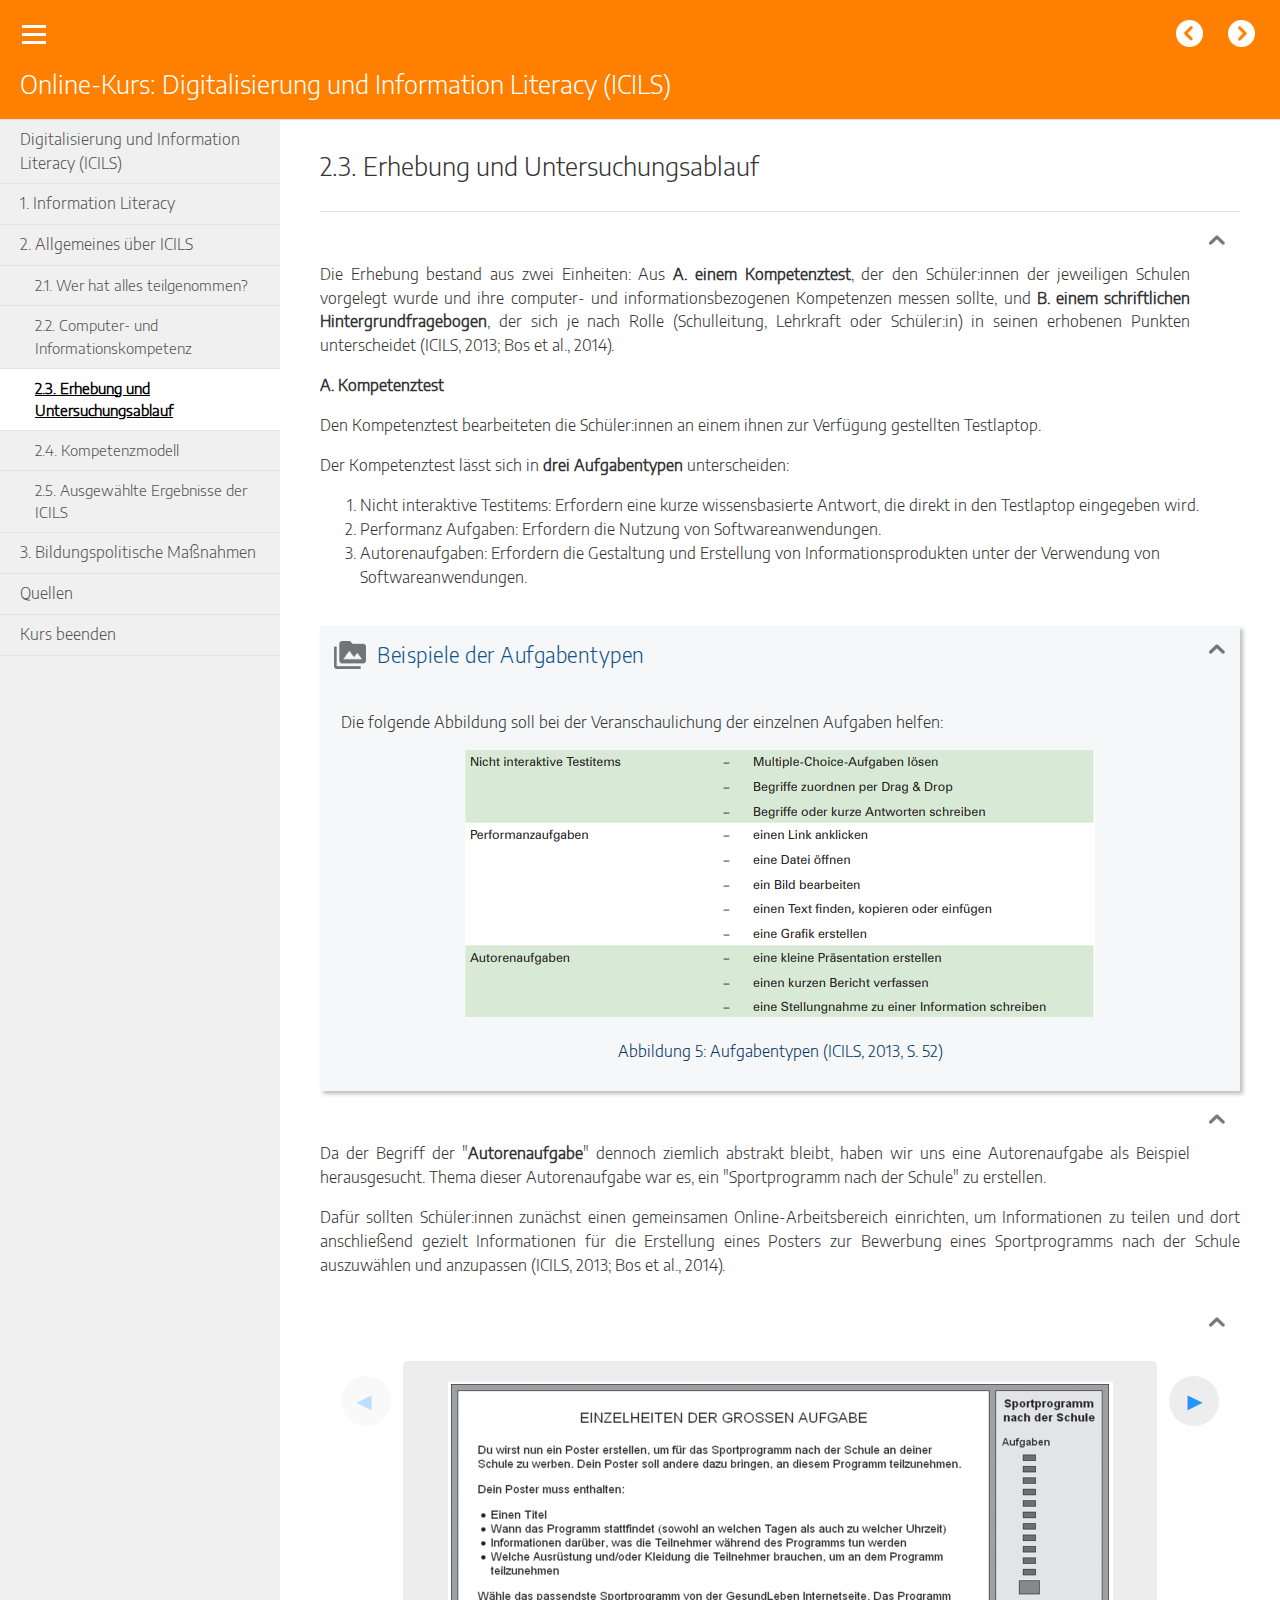
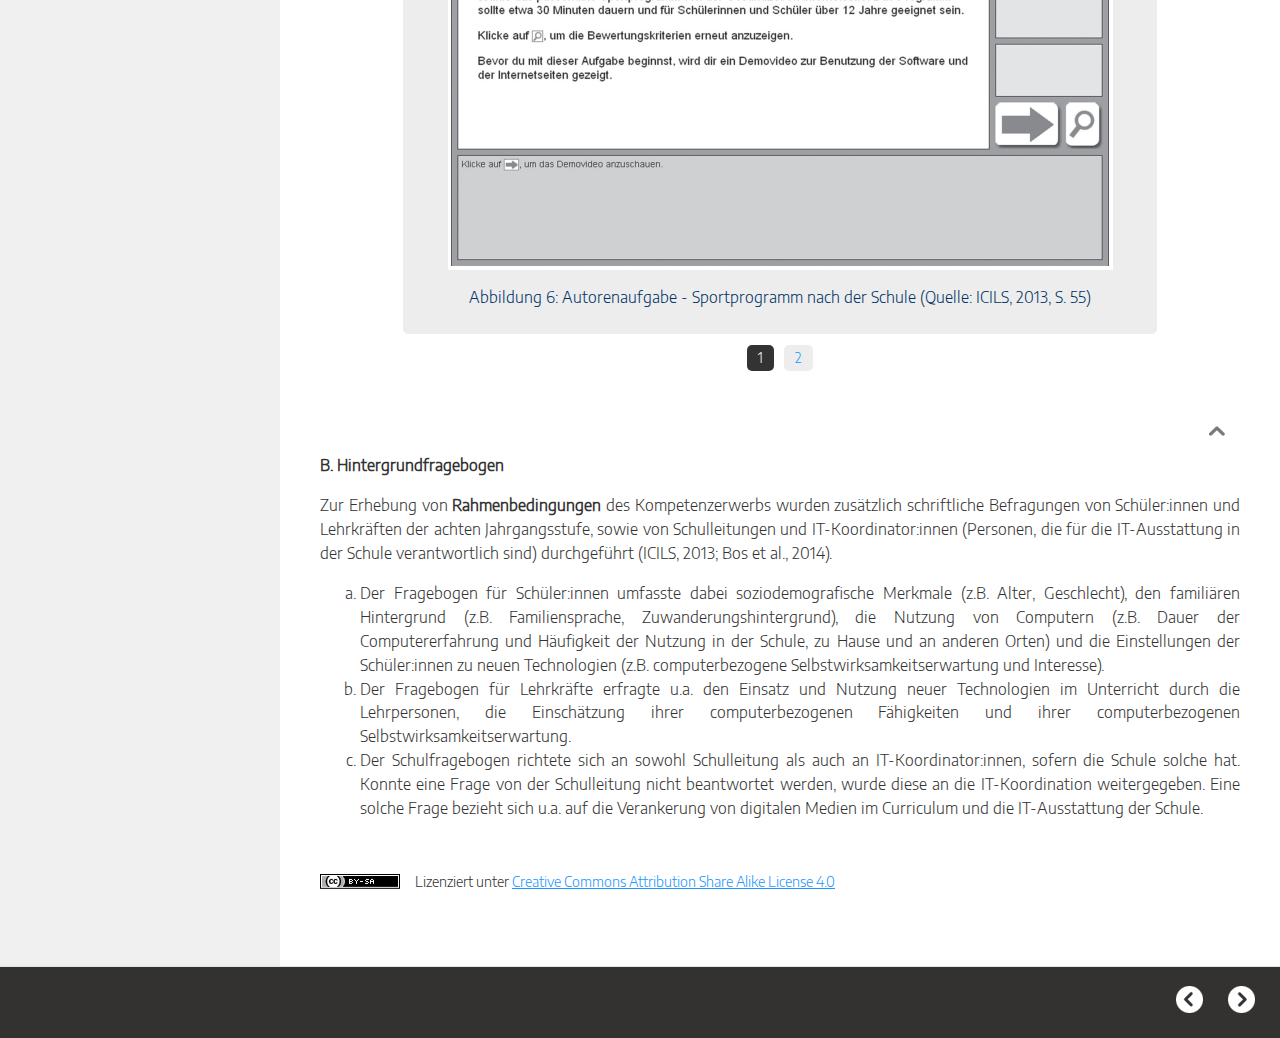
<file: 23_erhebung_und_untersuchungsablauf.html>
<!doctype html>
<html lang="de">
<head>
<link rel="stylesheet" type="text/css" href="base.css" />
<link rel="stylesheet" type="text/css" href="exe_effects.css" />
<link rel="stylesheet" type="text/css" href="content.css" />
<link rel="stylesheet" type="text/css" href="nav.css" />
<meta http-equiv="content-type" content="text/html;  charset=utf-8" />
<title>2.3. Erhebung und Untersuchungsablauf | Online-Kurs: Digitalisierung und Information Literacy (ICILS) </title>
<link rel="shortcut icon" href="favicon.ico" type="image/x-icon" />
<meta name="author" content="Siegel, V.; Haller, P.; A." />
<link rel="license" type="text/html" href="http://creativecommons.org/licenses/by-sa/4.0/" />
<meta name="generator" content="eXeLearning 2.7 - exelearning.net" />
<!--[if lt IE 9]><script type="text/javascript" src="exe_html5.js"></script><![endif]-->
<script type="text/javascript" src="exe_jquery.js"></script>
<script type="text/javascript" src="exe_effects.js"></script>
<script type="text/javascript" src="common_i18n.js"></script>
<script type="text/javascript" src="common.js"></script>
<meta name="viewport" content="width=device-width, initial-scale=1" />
    </head>
<body class="exe-web-site" id="exe-node-8"><script type="text/javascript">document.body.className+=" js"</script>
<div id="content">
<p id="skipNav"><a href="#main" class="sr-av">Navigation überspringen</a></p>
<header id="header" ><div id="headerContent">Online-Kurs: Digitalisierung und Information Literacy (ICILS)</div></header>
<nav id="siteNav">
<ul>
   <li><a href="index.html" class="daddy main-node">Digitalisierung und Information Literacy (ICILS)</a></li>
   <li><a href="1_information_literacy.html" class="no-ch">1. Information Literacy</a></li>
   <li class="current-page-parent"><a href="2_allgemeines_ber_icils.html" class="current-page-parent daddy">2. Allgemeines über ICILS</a>
   <ul>
      <li><a href="21_wer_hat_alles_teilgenommen.html" class="no-ch">2.1. Wer hat alles teilgenommen?</a></li>
      <li><a href="22_computer_und_informationskompetenz.html" class="no-ch">2.2. Computer- und Informationskompetenz</a></li>
      <li id="active"><a href="23_erhebung_und_untersuchungsablauf.html" class="active no-ch">2.3. Erhebung und Untersuchungsablauf</a></li>
      <li><a href="24_kompetenzmodell.html" class="no-ch">2.4. Kompetenzmodell</a></li>
      <li><a href="25_ausgewhlte_ergebnisse_der_icils.html" class="no-ch">2.5. Ausgewählte Ergebnisse der ICILS</a></li>
   </ul>
   </li>
   <li><a href="3_bildungspolitische_manahmen.html" class="daddy">3. Bildungspolitische Maßnahmen</a>
   <ul class="other-section">
      <li><a href="31_digitalpakt_schule.html" class="no-ch">3.1. DigitalPakt Schule</a></li>
      <li><a href="32_qualittsoffensive_lehrerbildung.html" class="no-ch">3.2. Qualitätsoffensive Lehrerbildung</a></li>
   </ul>
   </li>
   <li><a href="quellen.html" class="no-ch">Quellen</a></li>
   <li><a href="kurs_beenden.html" class="no-ch">Kurs beenden</a></li>
</ul>
</nav>
<div id='topPagination'>
<nav class="pagination noprt">
<a href="22_computer_und_informationskompetenz.html" class="prev"><span><span>&laquo; </span>Vorheriges</span></a> <span class="sep">| </span><a href="24_kompetenzmodell.html" class="next"><span>Nächste<span> &raquo;</span></span></a>
</nav>
</div>
<div id="main-wrapper">
<section id="main">
<header id="nodeDecoration"><h1 id="nodeTitle">2.3. Erhebung und Untersuchungsablauf</h1></header>
<article class="iDevice_wrapper textIdevice" id="id67">
<div class="iDevice emphasis0" >
<div id="ta67_133_2" class="block iDevice_content">
<div class="exe-text"><p style="text-align: justify;">Die Erhebung bestand aus zwei Einheiten: Aus <strong>A. einem Kompetenztest</strong>, der den Schüler:innen der jeweiligen Schulen vorgelegt wurde und ihre computer- und informationsbezogenen Kompetenzen messen sollte, und <strong>B. einem schriftlichen Hintergrundfragebogen</strong>, der sich je nach Rolle (Schulleitung, Lehrkraft oder Schüler:in) in seinen erhobenen Punkten unterscheidet (ICILS, 2013; Bos et al., 2014). </p>
<p style="text-align: justify;"><strong>A. Kompetenztest</strong></p>
<p style="text-align: justify;">Den Kompetenztest bearbeiteten die Schüler:innen an einem ihnen zur Verfügung gestellten Testlaptop. </p>
<p>Der Kompetenztest lässt sich in <strong>drei Aufgabentypen</strong> unterscheiden: </p>
<ol>
<li>Nicht interaktive Testitems: Erfordern eine kurze wissensbasierte Antwort, die direkt in den Testlaptop eingegeben wird.</li>
<li>Performanz Aufgaben: Erfordern die Nutzung von Softwareanwendungen.</li>
<li>Autorenaufgaben: Erfordern die Gestaltung und Erstellung von Informationsprodukten unter der Verwendung von Softwareanwendungen.</li>
</ol>
<p style="padding-left: 30px;"></p></div>
</div>
</div>
</article>
<article class="iDevice_wrapper textIdevice em_iDevice em_iDevice_media" id="id68">
<div class="iDevice emphasis1" >
<header class="iDevice_header" style="background-image:url(icon_media.png)"><h1 class="iDeviceTitle">Beispiele der Aufgabentypen</h1></header>
<div class="iDevice_inner">
<div class="iDevice_content_wrapper">
<div id="ta68_134_2" class="block iDevice_content">
<div class="exe-text"><p style="text-align: left;">Die folgende Abbildung soll bei der Veranschaulichung der einzelnen Aufgaben helfen:</p>
<p style="text-align: center;"><img src="Aufgabentypen_2.png" alt="" width="630" height="267" /></p>
<p style="text-align: center;"><span style="color: #003366;">Abbildung 5: Aufgabentypen (ICILS, 2013, S. 52)</span></p></div>
</div>
</div>
</div>
</div>
</article>
<article class="iDevice_wrapper textIdevice" id="id74">
<div class="iDevice emphasis0" >
<div id="ta74_140_2" class="block iDevice_content">
<div class="exe-text"><p style="text-align: justify;">Da der Begriff der "<strong>Autorenaufgabe</strong>" dennoch ziemlich abstrakt bleibt, haben wir uns eine Autorenaufgabe als Beispiel herausgesucht. Thema dieser Autorenaufgabe war es, ein "Sportprogramm nach der Schule" zu erstellen.</p>
<p style="text-align: justify;">Dafür sollten Schüler:innen zunächst einen gemeinsamen Online-Arbeitsbereich einrichten, um Informationen zu teilen und dort anschließend gezielt Informationen für die Erstellung eines Posters zur Bewerbung eines Sportprogramms nach der Schule auszuwählen und anzupassen (ICILS, 2013; Bos et al., 2014).</p></div>
</div>
</div>
</article>
<article class="iDevice_wrapper textIdevice" id="id73">
<div class="iDevice emphasis0" >
<div id="ta73_139_2" class="block iDevice_content">
<div class="exe-text"><div class="exe-fx exe-carousel">
<h2></h2>
<p><img src="autorenaufgabe_1.PNG" alt="" width="665" height="488" style="display: block; margin-left: auto; margin-right: auto;" /></p>
<p style="text-align: center;"><span style="color: #003366;">Abbildung 6: Autorenaufgabe - Sportprogramm nach der Schule (Quelle: ICILS, 2013, S. 55)</span></p>
<h2></h2>
<p><img src="autorenaufgabe_2.PNG" alt="" width="672" height="493" style="display: block; margin-left: auto; margin-right: auto;" /></p>
<p style="text-align: center;"><span style="color: #003366;">Abbildung 6: Autorenaufgabe - Sportprogramm nach der Schule (Quelle: ICILS, 2013, S. 55)</span></p>
</div>
<p></p></div>
</div>
</div>
</article>
<article class="iDevice_wrapper textIdevice" id="id69">
<div class="iDevice emphasis0" >
<div id="ta69_135_2" class="block iDevice_content">
<div class="exe-text"><p><strong>B. Hintergrundfragebogen</strong></p>
<p style="text-align: justify;">Zur Erhebung von <strong>Rahmenbedingungen</strong> des Kompetenzerwerbs wurden zusätzlich schriftliche Befragungen von Schüler:innen und Lehrkräften der achten Jahrgangsstufe, sowie von Schulleitungen und IT-Koordinator:innen (Personen, die für die IT-Ausstattung in der Schule verantwortlich sind) durchgeführt (ICILS, 2013; Bos et al., 2014). </p>
<ol style="list-style-type: lower-alpha;">
<li style="text-align: justify;">Der Fragebogen für Schüler:innen umfasste dabei soziodemografische Merkmale (z.B. Alter, Geschlecht), den familiären Hintergrund (z.B. Familiensprache, Zuwanderungshintergrund), die Nutzung von Computern (z.B. Dauer der Computererfahrung und Häufigkeit der Nutzung in der Schule, zu Hause und an anderen Orten) und die Einstellungen der Schüler:innen zu neuen Technologien (z.B. computerbezogene Selbstwirksamkeitserwartung und Interesse).</li>
<li style="text-align: justify;">Der Fragebogen für Lehrkräfte erfragte u.a. den Einsatz und Nutzung neuer Technologien im Unterricht durch die Lehrpersonen, die Einschätzung ihrer computerbezogenen Fähigkeiten und ihrer computerbezogenen Selbstwirksamkeitserwartung.</li>
<li style="text-align: justify;">Der Schulfragebogen richtete sich an sowohl Schulleitung als auch an IT-Koordinator:innen, sofern die Schule solche hat. Konnte eine Frage von der Schulleitung nicht beantwortet werden, wurde diese an die IT-Koordination weitergegeben. Eine solche Frage bezieht sich u.a. auf die Verankerung von digitalen Medien im Curriculum und die IT-Ausstattung der Schule.</li>
</ol></div>
</div>
</div>
</article>
<div id="packageLicense" class="cc cc-by-sa">
<p><span>Lizenziert unter  </span> <a rel="license" href="http://creativecommons.org/licenses/by-sa/4.0/">Creative Commons Attribution Share Alike License 4.0</a></p>
</div>
</section>
</div>
<div id='bottomPagination'>
<nav class="pagination noprt">
<a href="22_computer_und_informationskompetenz.html" class="prev"><span><span>&laquo; </span>Vorheriges</span></a> <span class="sep">| </span><a href="24_kompetenzmodell.html" class="next"><span>Nächste<span> &raquo;</span></span></a>
</nav>
</div>
</div>
<script type="text/javascript" src="_style_js.js"></script></body></html>
</file>
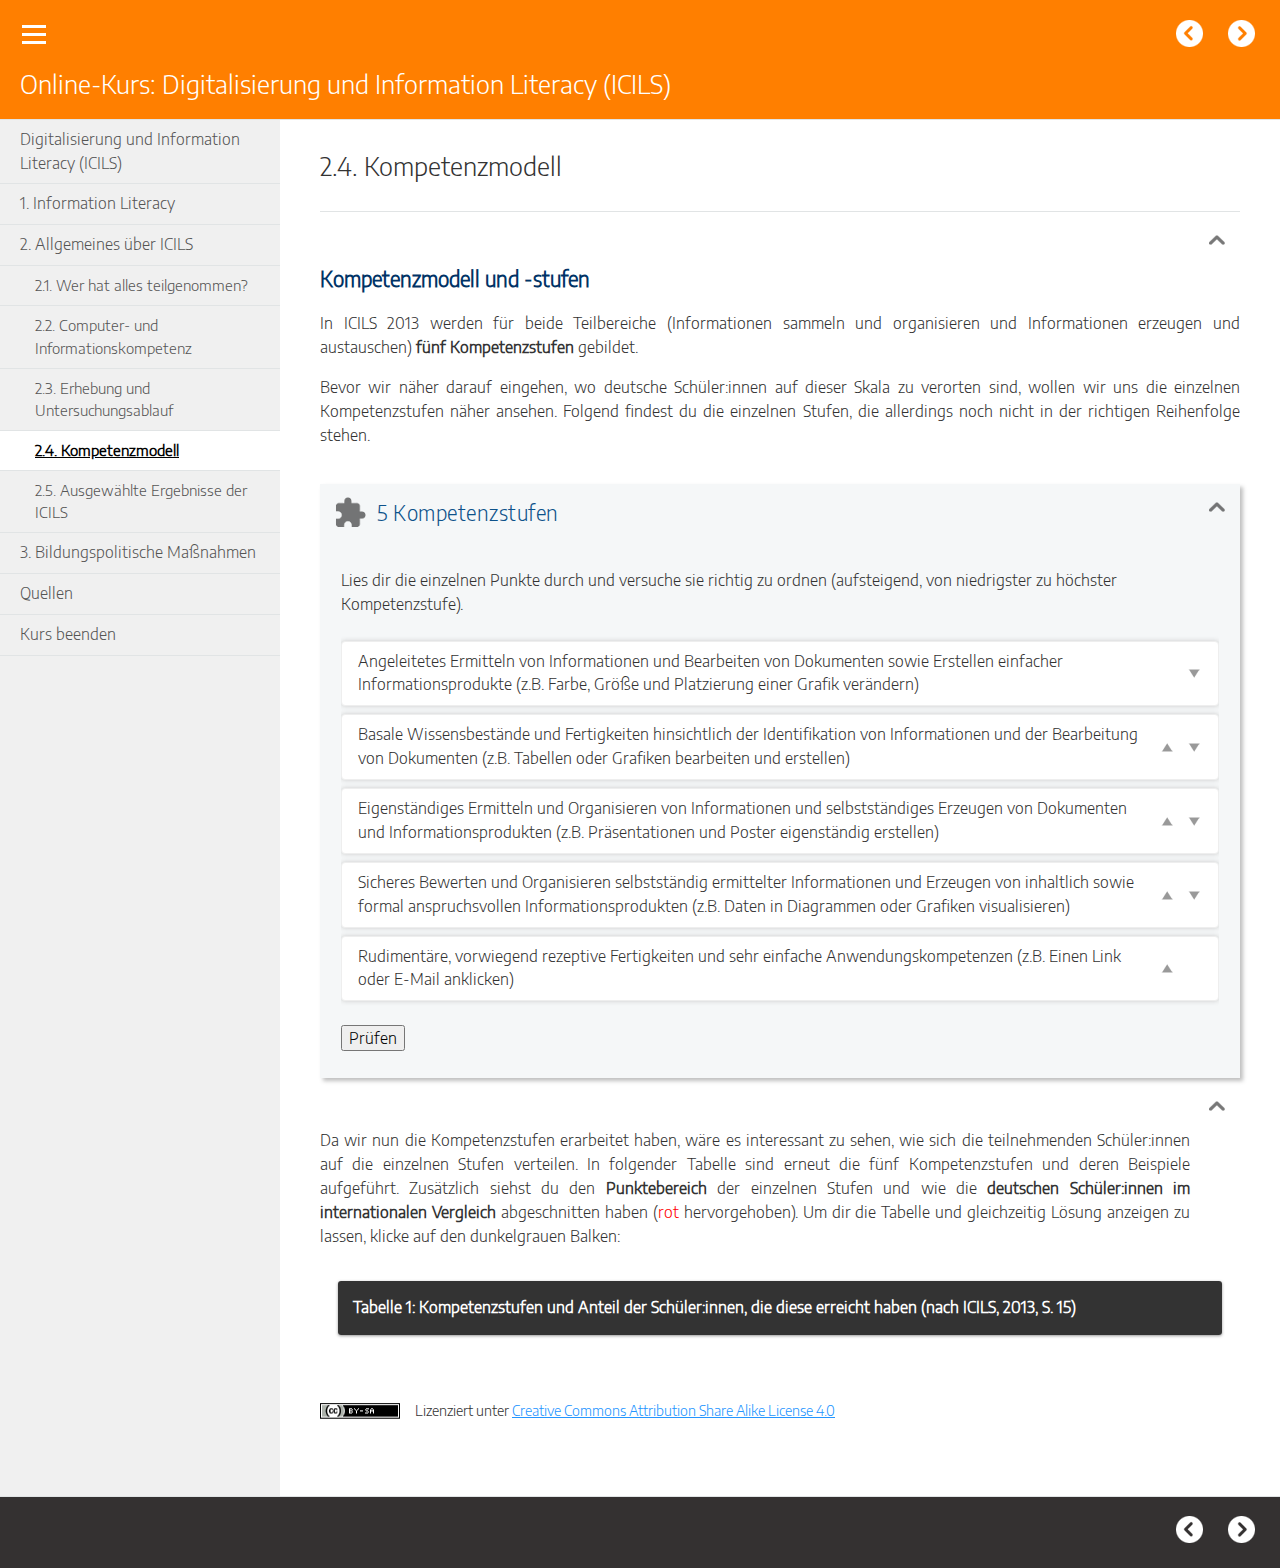
<file: 24_kompetenzmodell.html>
<!doctype html>
<html lang="de">
<head>
<link rel="stylesheet" type="text/css" href="base.css" />
<link rel="stylesheet" type="text/css" href="exe_effects.css" />
<link rel="stylesheet" type="text/css" href="content.css" />
<link rel="stylesheet" type="text/css" href="nav.css" />
<meta http-equiv="content-type" content="text/html;  charset=utf-8" />
<title>2.4. Kompetenzmodell | Online-Kurs: Digitalisierung und Information Literacy (ICILS) </title>
<link rel="shortcut icon" href="favicon.ico" type="image/x-icon" />
<meta name="author" content="Siegel, V.; Haller, P.; A." />
<link rel="license" type="text/html" href="http://creativecommons.org/licenses/by-sa/4.0/" />
<meta name="generator" content="eXeLearning 2.7 - exelearning.net" />
<!--[if lt IE 9]><script type="text/javascript" src="exe_html5.js"></script><![endif]-->
<script type="text/javascript" src="exe_jquery.js"></script>
<script type="text/javascript" src="exe_effects.js"></script>
<script type="text/javascript" src="common_i18n.js"></script>
<script type="text/javascript" src="common.js"></script>
<link rel="stylesheet" type="text/css" href="scrambled-list.css" />
<script type="text/javascript" src="scrambled-list.js"></script>
<meta name="viewport" content="width=device-width, initial-scale=1" />
    </head>
<body class="exe-web-site" id="exe-node-9"><script type="text/javascript">document.body.className+=" js"</script>
<div id="content">
<p id="skipNav"><a href="#main" class="sr-av">Navigation überspringen</a></p>
<header id="header" ><div id="headerContent">Online-Kurs: Digitalisierung und Information Literacy (ICILS)</div></header>
<nav id="siteNav">
<ul>
   <li><a href="index.html" class="daddy main-node">Digitalisierung und Information Literacy (ICILS)</a></li>
   <li><a href="1_information_literacy.html" class="no-ch">1. Information Literacy</a></li>
   <li class="current-page-parent"><a href="2_allgemeines_ber_icils.html" class="current-page-parent daddy">2. Allgemeines über ICILS</a>
   <ul>
      <li><a href="21_wer_hat_alles_teilgenommen.html" class="no-ch">2.1. Wer hat alles teilgenommen?</a></li>
      <li><a href="22_computer_und_informationskompetenz.html" class="no-ch">2.2. Computer- und Informationskompetenz</a></li>
      <li><a href="23_erhebung_und_untersuchungsablauf.html" class="no-ch">2.3. Erhebung und Untersuchungsablauf</a></li>
      <li id="active"><a href="24_kompetenzmodell.html" class="active no-ch">2.4. Kompetenzmodell</a></li>
      <li><a href="25_ausgewhlte_ergebnisse_der_icils.html" class="no-ch">2.5. Ausgewählte Ergebnisse der ICILS</a></li>
   </ul>
   </li>
   <li><a href="3_bildungspolitische_manahmen.html" class="daddy">3. Bildungspolitische Maßnahmen</a>
   <ul class="other-section">
      <li><a href="31_digitalpakt_schule.html" class="no-ch">3.1. DigitalPakt Schule</a></li>
      <li><a href="32_qualittsoffensive_lehrerbildung.html" class="no-ch">3.2. Qualitätsoffensive Lehrerbildung</a></li>
   </ul>
   </li>
   <li><a href="quellen.html" class="no-ch">Quellen</a></li>
   <li><a href="kurs_beenden.html" class="no-ch">Kurs beenden</a></li>
</ul>
</nav>
<div id='topPagination'>
<nav class="pagination noprt">
<a href="23_erhebung_und_untersuchungsablauf.html" class="prev"><span><span>&laquo; </span>Vorheriges</span></a> <span class="sep">| </span><a href="25_ausgewhlte_ergebnisse_der_icils.html" class="next"><span>Nächste<span> &raquo;</span></span></a>
</nav>
</div>
<div id="main-wrapper">
<section id="main">
<header id="nodeDecoration"><h1 id="nodeTitle">2.4. Kompetenzmodell</h1></header>
<article class="iDevice_wrapper textIdevice" id="id78">
<div class="iDevice emphasis0" >
<div id="ta78_144_2" class="block iDevice_content">
<div class="exe-text"><h2><span style="color: #003366;">Kompetenzmodell und -stufen</span></h2>
<p style="text-align: justify;">In ICILS 2013 werden für beide Teilbereiche (Informationen sammeln und organisieren und Informationen erzeugen und austauschen) <strong>fünf Kompetenzstufen</strong> gebildet.</p>
<p style="text-align: justify;">Bevor wir näher darauf eingehen, wo deutsche Schüler:innen auf dieser Skala zu verorten sind, wollen wir uns die einzelnen Kompetenzstufen näher ansehen. Folgend findest du die einzelnen Stufen, die allerdings noch nicht in der richtigen Reihenfolge stehen.</p></div>
</div>
</div>
</article>
<article class="iDevice_wrapper ScrambledListIdevice em_iDevice em_iDevice_puzzle" id="id76">
<div class="iDevice emphasis1" >
<header class="iDevice_header" style="background-image:url(icon_puzzle.png)"><h1 class="iDeviceTitle">5 Kompetenzstufen</h1></header>
<div class="iDevice_inner">
<div class="iDevice_content_wrapper">
<div id="ta76_142_2" class="block iDevice_content">
<div class="exe-sortableList"><div class="exe-sortableList-instructions"><p>Lies dir die einzelnen Punkte durch und versuche sie richtig zu ordnen (aufsteigend, von niedrigster zu höchster Kompetenzstufe).</p></div><ul class="exe-sortableList-list"><li>Rudimentäre, vorwiegend rezeptive Fertigkeiten und sehr einfache Anwendungskompetenzen (z.B. Einen Link oder E-Mail anklicken) </li><li>Basale Wissensbestände und Fertigkeiten hinsichtlich der Identifikation von Informationen und der Bearbeitung von Dokumenten (z.B. Tabellen oder Grafiken bearbeiten und erstellen)</li><li>Angeleitetes Ermitteln von Informationen und Bearbeiten von Dokumenten sowie Erstellen einfacher Informationsprodukte (z.B. Farbe, Größe und Platzierung einer Grafik verändern)</li><li>Eigenständiges Ermitteln und Organisieren von Informationen und selbstständiges Erzeugen von Dokumenten und Informationsprodukten (z.B. Präsentationen und Poster eigenständig erstellen)</li><li>Sicheres Bewerten und Organisieren selbstständig ermittelter Informationen und Erzeugen von inhaltlich sowie formal anspruchsvollen Informationsprodukten (z.B. Daten in Diagrammen oder Grafiken visualisieren)</li></ul><div style="display:none"><p class="exe-sortableList-buttonText">Prüfen</p><p class="exe-sortableList-rightText">Richtig!</p><p class="exe-sortableList-wrongText">Die richtige Ordnung ist:</p></div></div>
</div>
</div>
</div>
</div>
</article>
<article class="iDevice_wrapper textIdevice" id="id77">
<div class="iDevice emphasis0" >
<div id="ta77_143_2" class="block iDevice_content">
<div class="exe-text"><p style="text-align: justify;">Da wir nun die Kompetenzstufen erarbeitet haben, wäre es interessant zu sehen, wie sich die teilnehmenden Schüler:innen auf die einzelnen Stufen verteilen. In folgender Tabelle sind erneut die fünf Kompetenzstufen und deren Beispiele aufgeführt. Zusätzlich siehst du den <strong>Punktebereich</strong> der einzelnen Stufen und wie die <strong>deutschen Schüler:innen im internationalen Vergleich</strong> abgeschnitten haben (<span style="color: #ff0000;">rot <span style="color: #333333;">hervorgehoben</span></span>). Um dir die Tabelle und gleichzeitig Lösung anzeigen zu lassen, klicke auf den dunkelgrauen Balken:</p>
<div class="exe-fx exe-accordion">
<h2>Tabelle 1: Kompetenzstufen und Anteil der Schüler:innen, die diese erreicht haben (nach ICILS, 2013, S. 15)</h2>
<p></p>
<p style="text-align: center;"><img src="0002.png" alt="" width="799" height="391" style="display: block; margin-left: auto; margin-right: auto;" /><span style="font-size: 8pt;">Die Metrik der Leistungswerte wurde international auf einen <a href="#t0cd3cc5c-729e-f864-0ad9-5f1313051925" id="link0cd3cc5c-729e-f864-0ad9-5f1313051925" class="exe-tooltip definition-tt blue-tt">Mittelwert von 500 mit einer Standardabweichung von 100 transformiert</a>. </span></p>
<p style="text-align: center;"><span style="color: #003366;">Tabelle 1: Kompetenzstufen und Anteil der Schüler:innen, die diese erreicht haben (nach ICILS, 2013, S. 15)</span></p>
</div>
<div id="t0cd3cc5c-729e-f864-0ad9-5f1313051925" class="exe-tooltip-text">
<p>Wie bei PISA!</p>
</div></div>
</div>
</div>
</article>
<div id="packageLicense" class="cc cc-by-sa">
<p><span>Lizenziert unter  </span> <a rel="license" href="http://creativecommons.org/licenses/by-sa/4.0/">Creative Commons Attribution Share Alike License 4.0</a></p>
</div>
</section>
</div>
<div id='bottomPagination'>
<nav class="pagination noprt">
<a href="23_erhebung_und_untersuchungsablauf.html" class="prev"><span><span>&laquo; </span>Vorheriges</span></a> <span class="sep">| </span><a href="25_ausgewhlte_ergebnisse_der_icils.html" class="next"><span>Nächste<span> &raquo;</span></span></a>
</nav>
</div>
</div>
<script type="text/javascript" src="_style_js.js"></script></body></html>
</file>
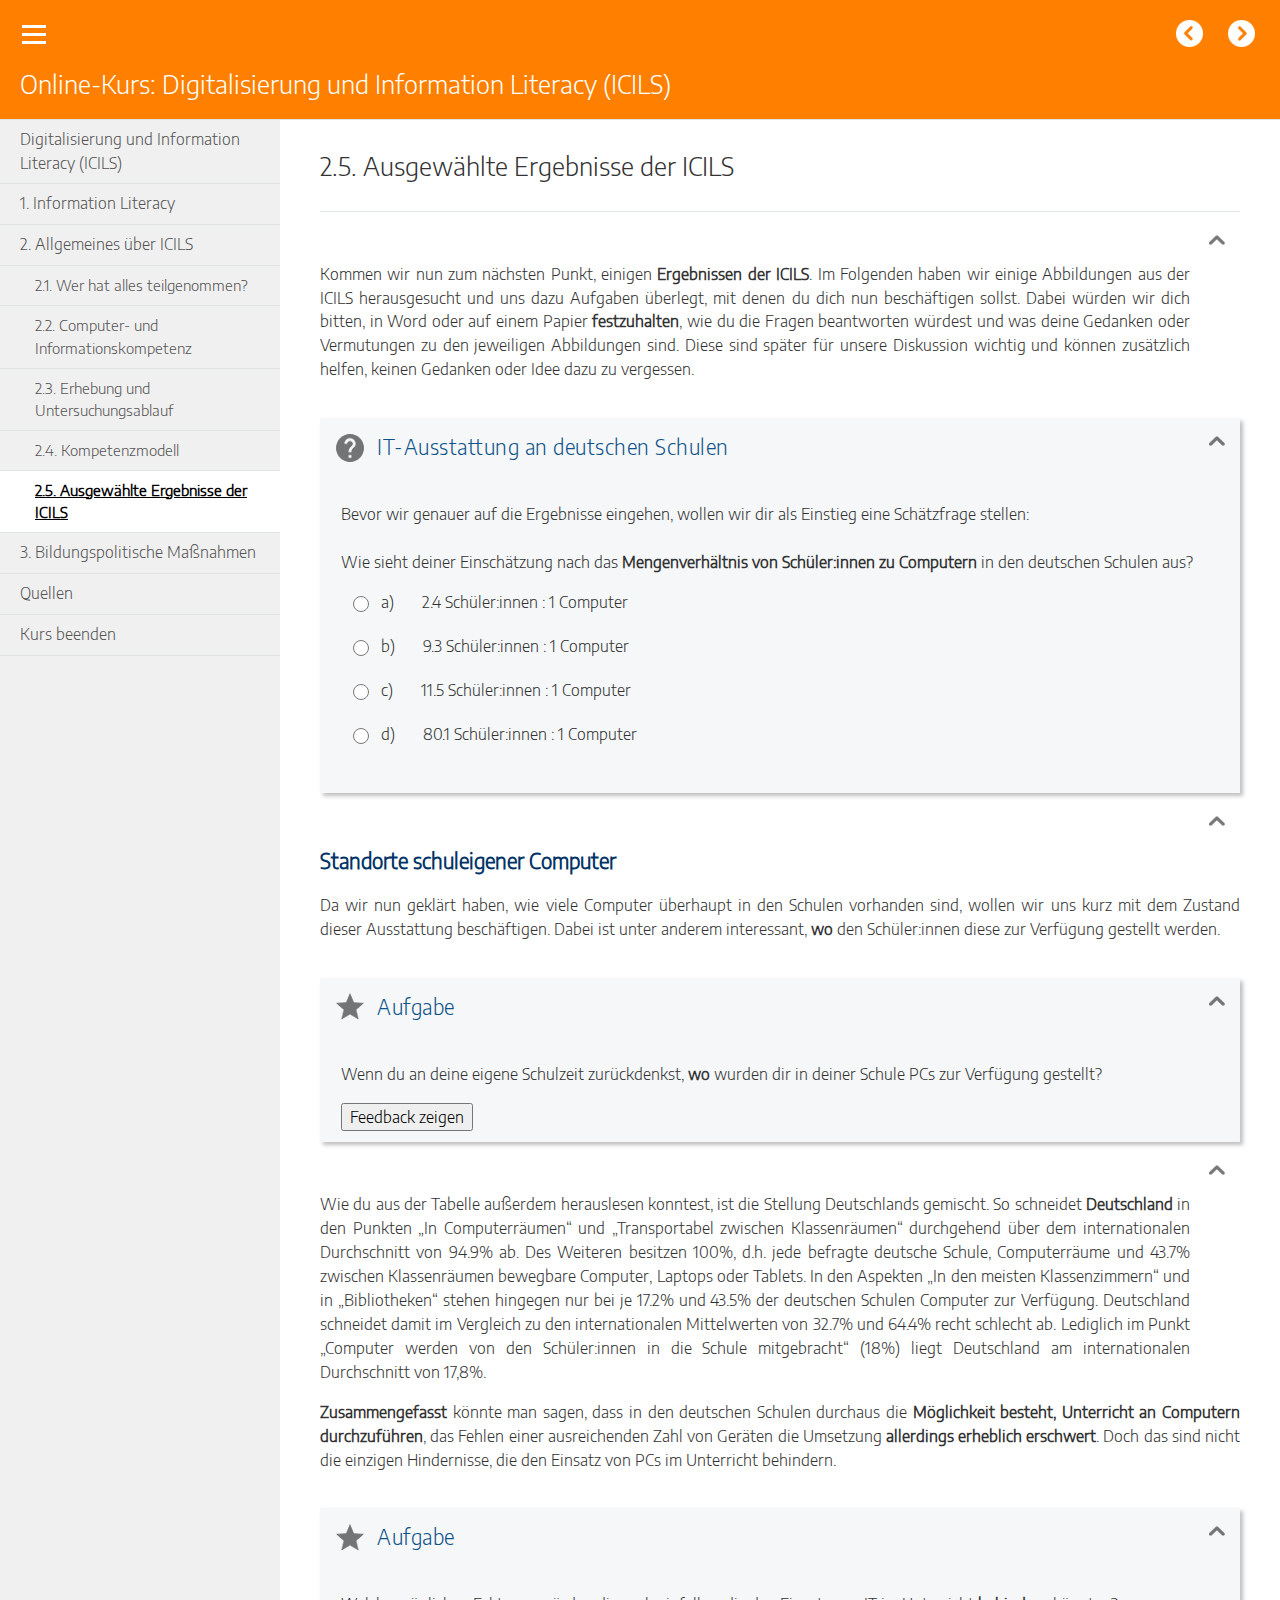
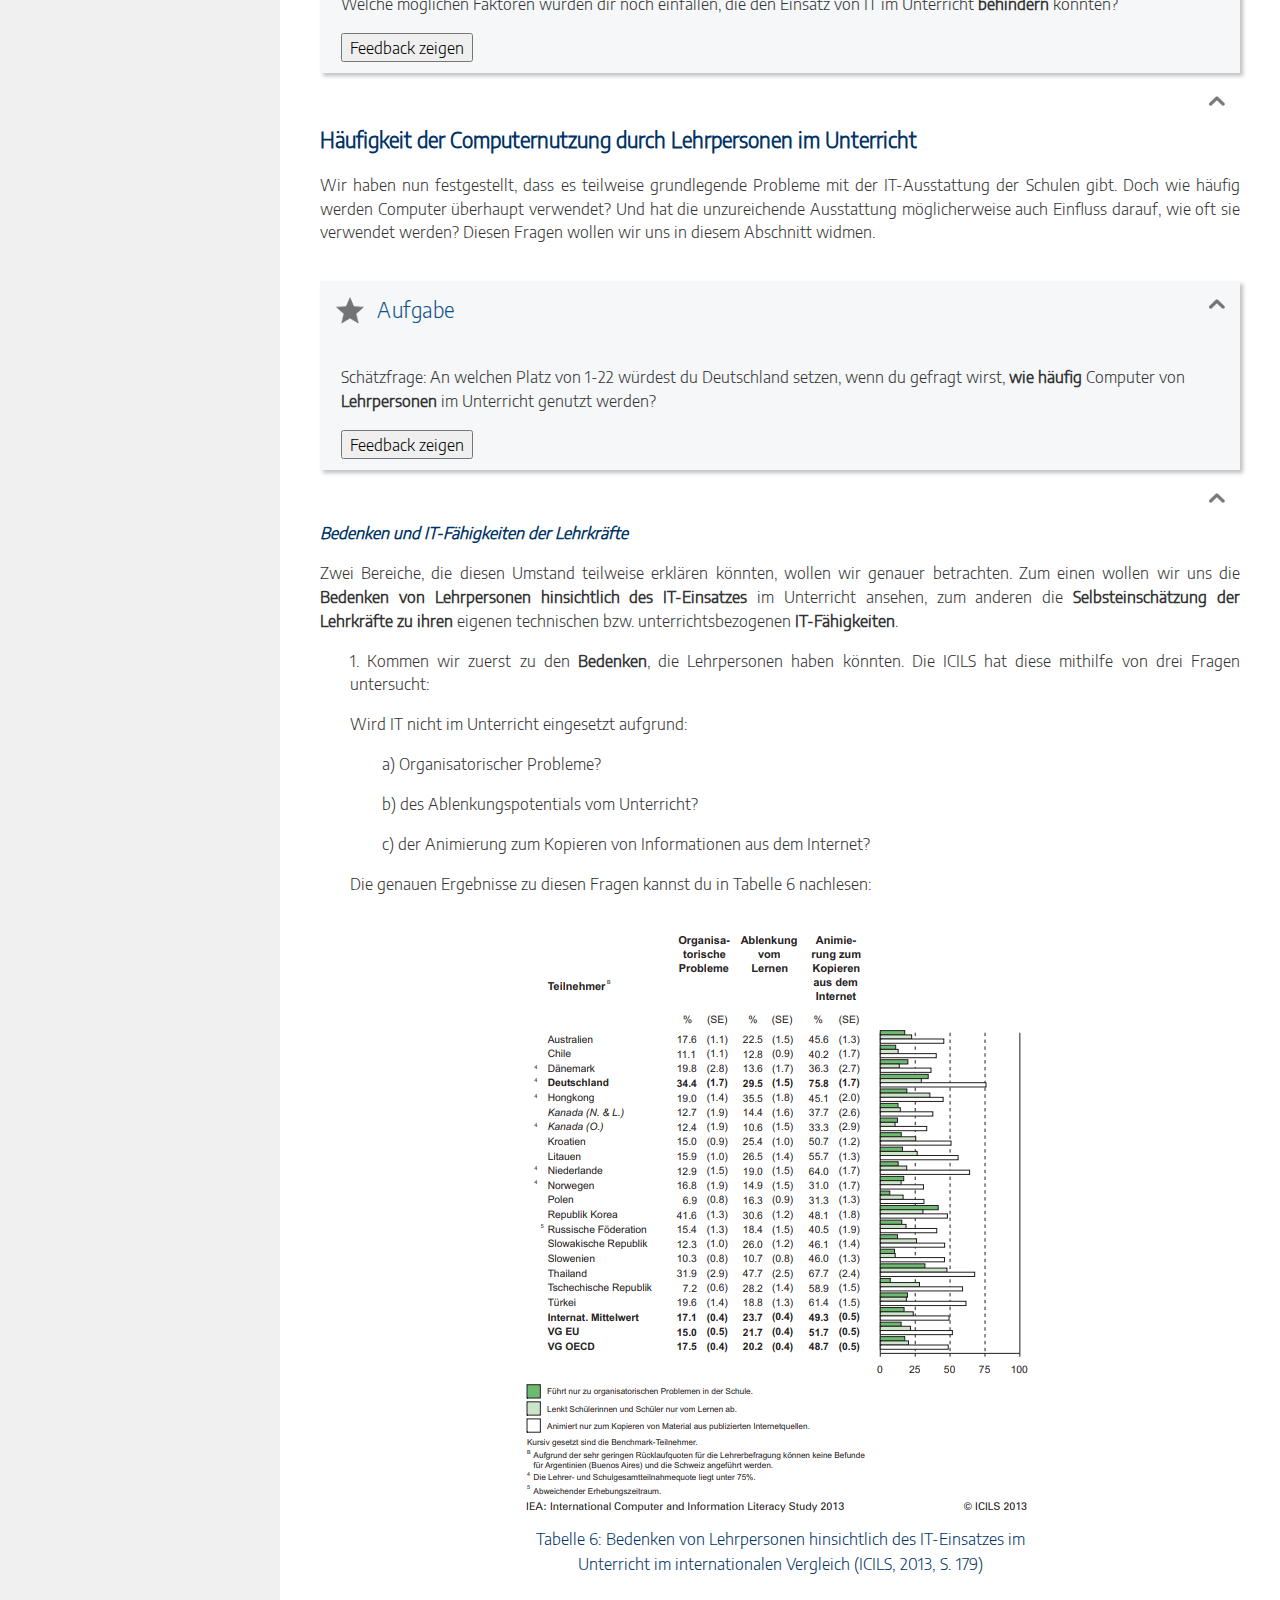
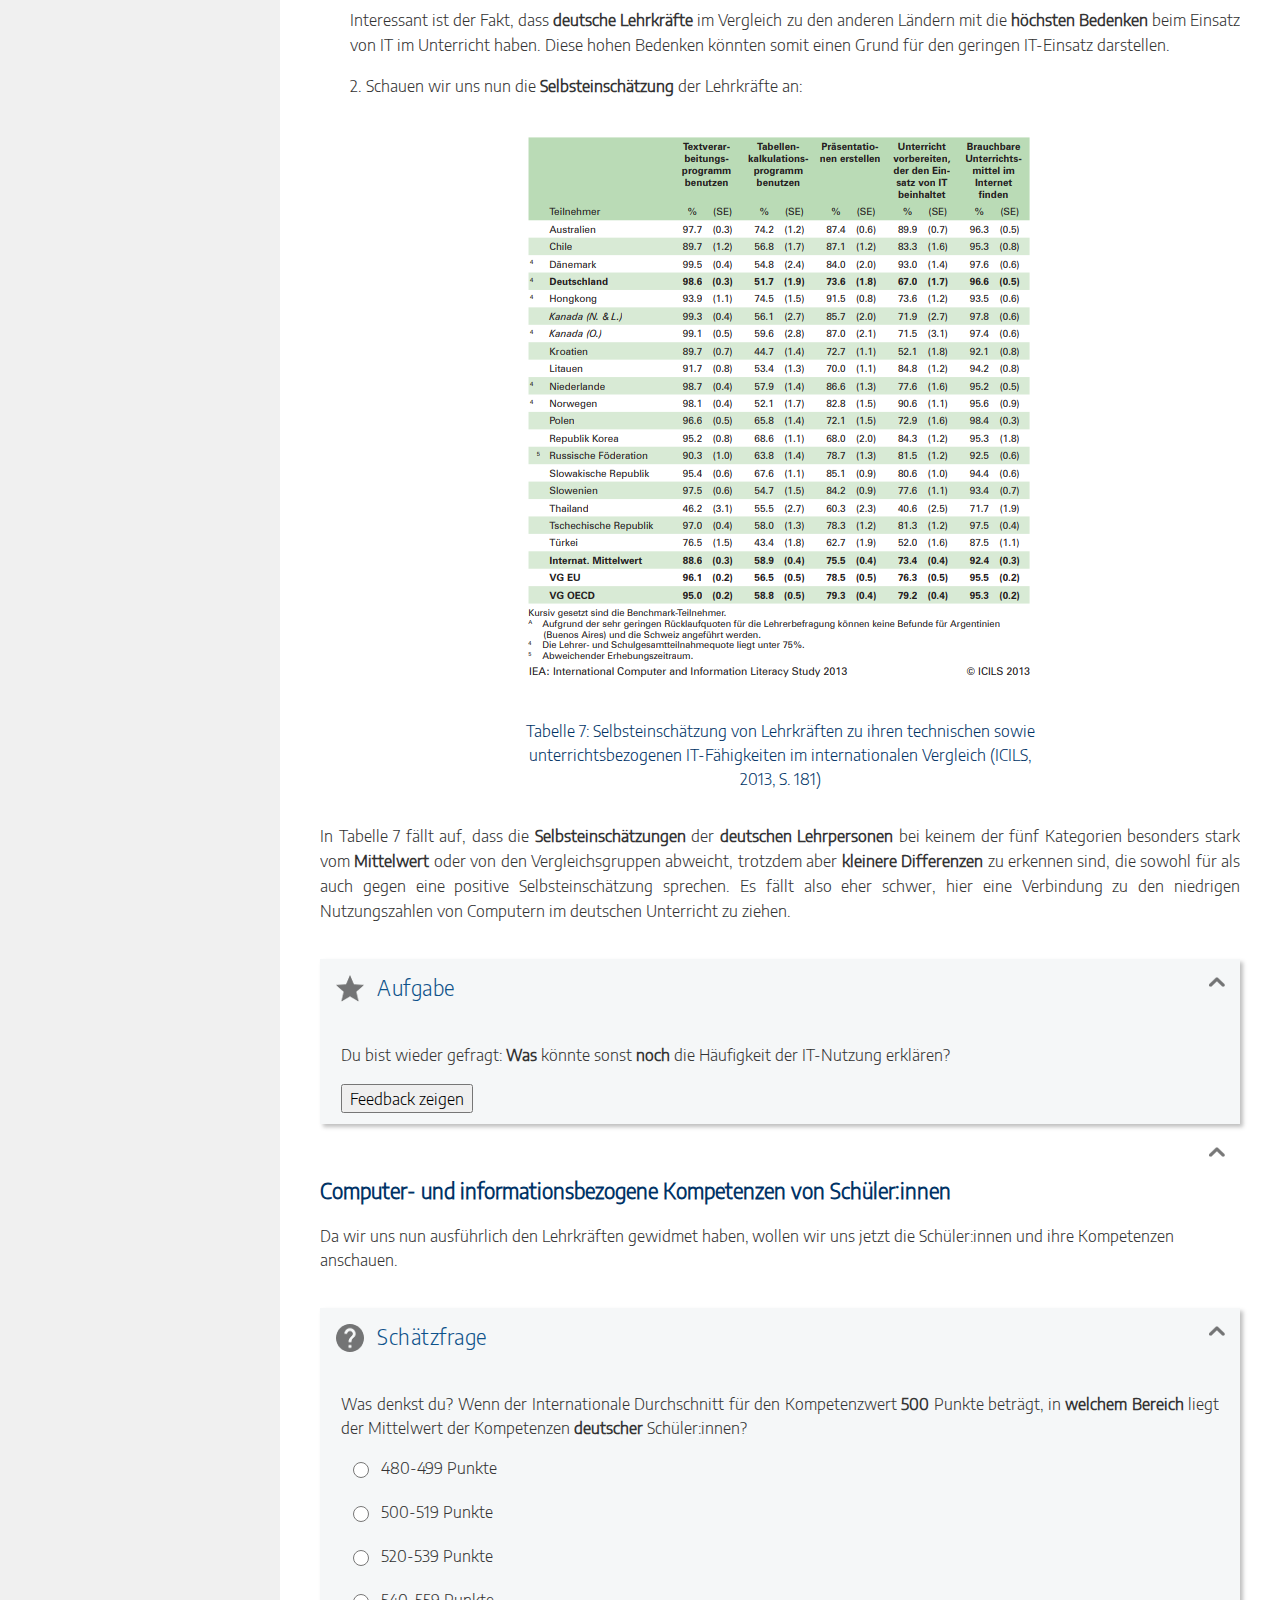
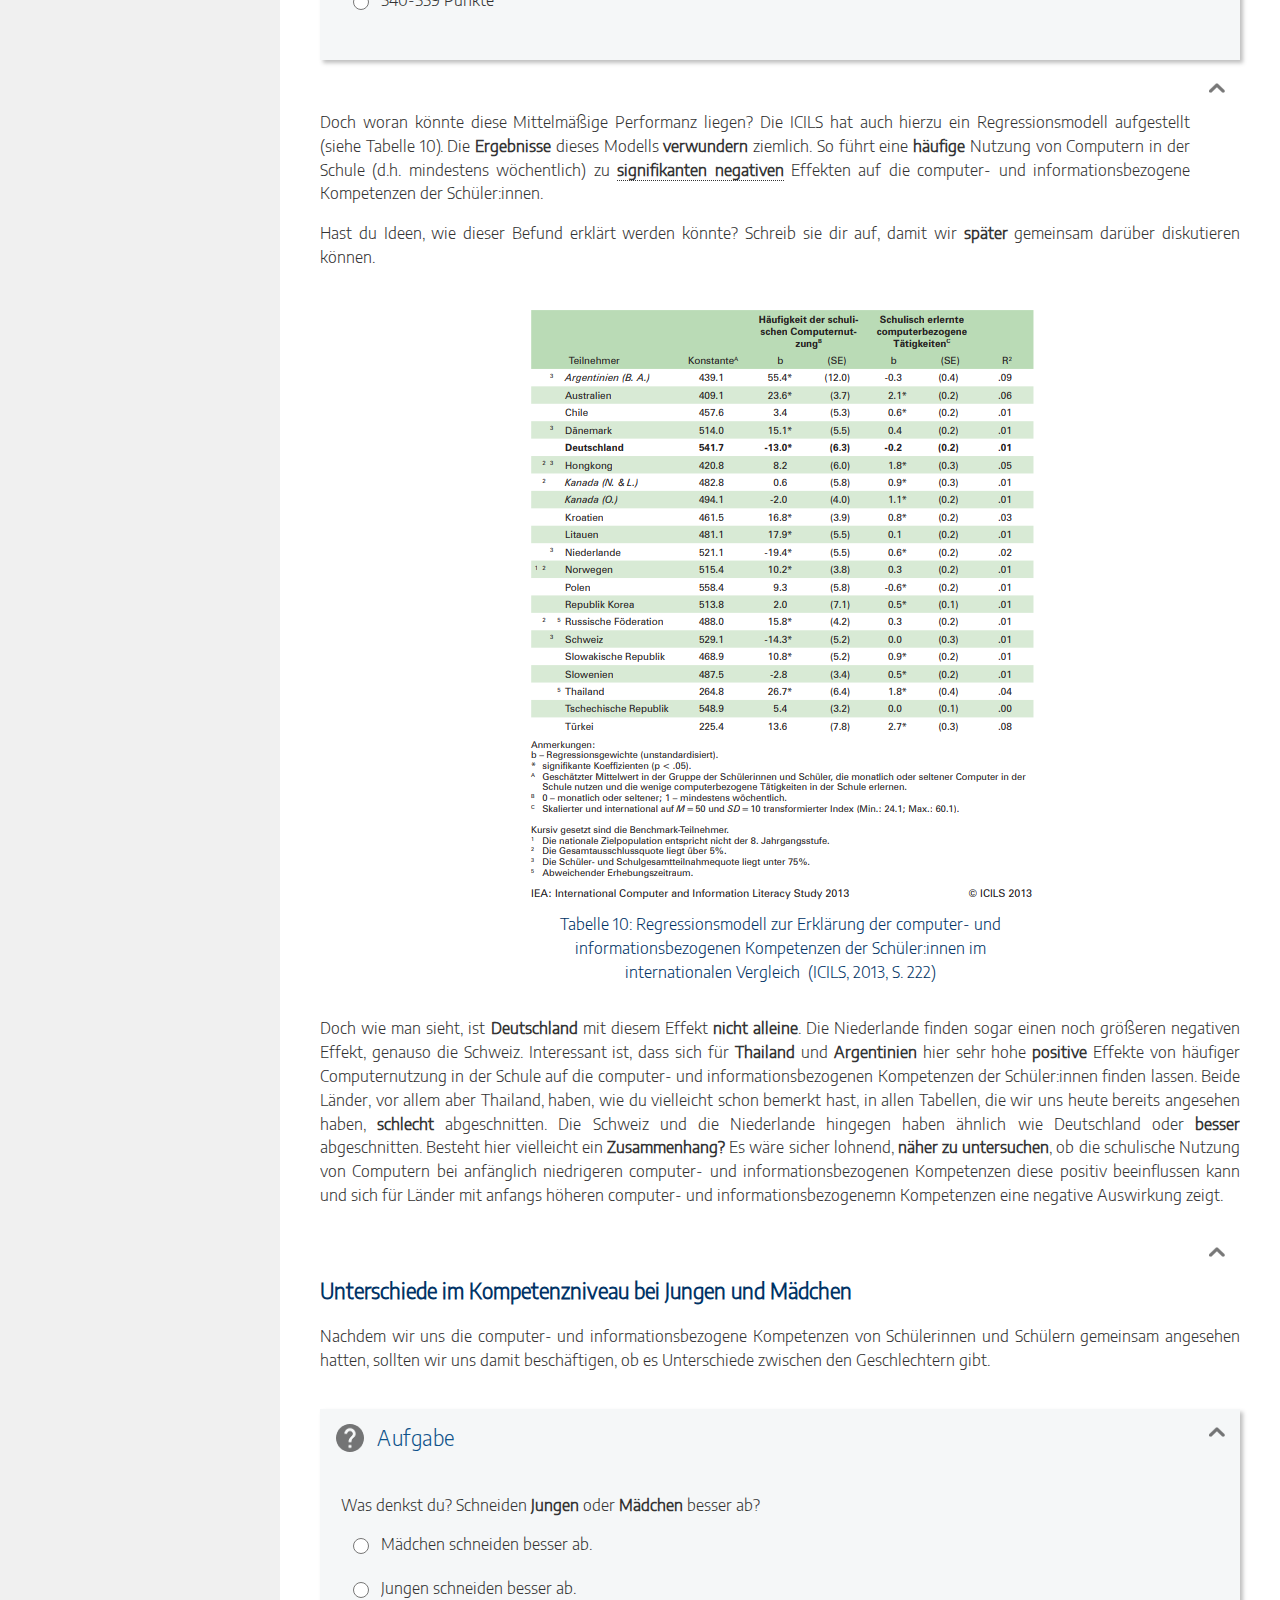
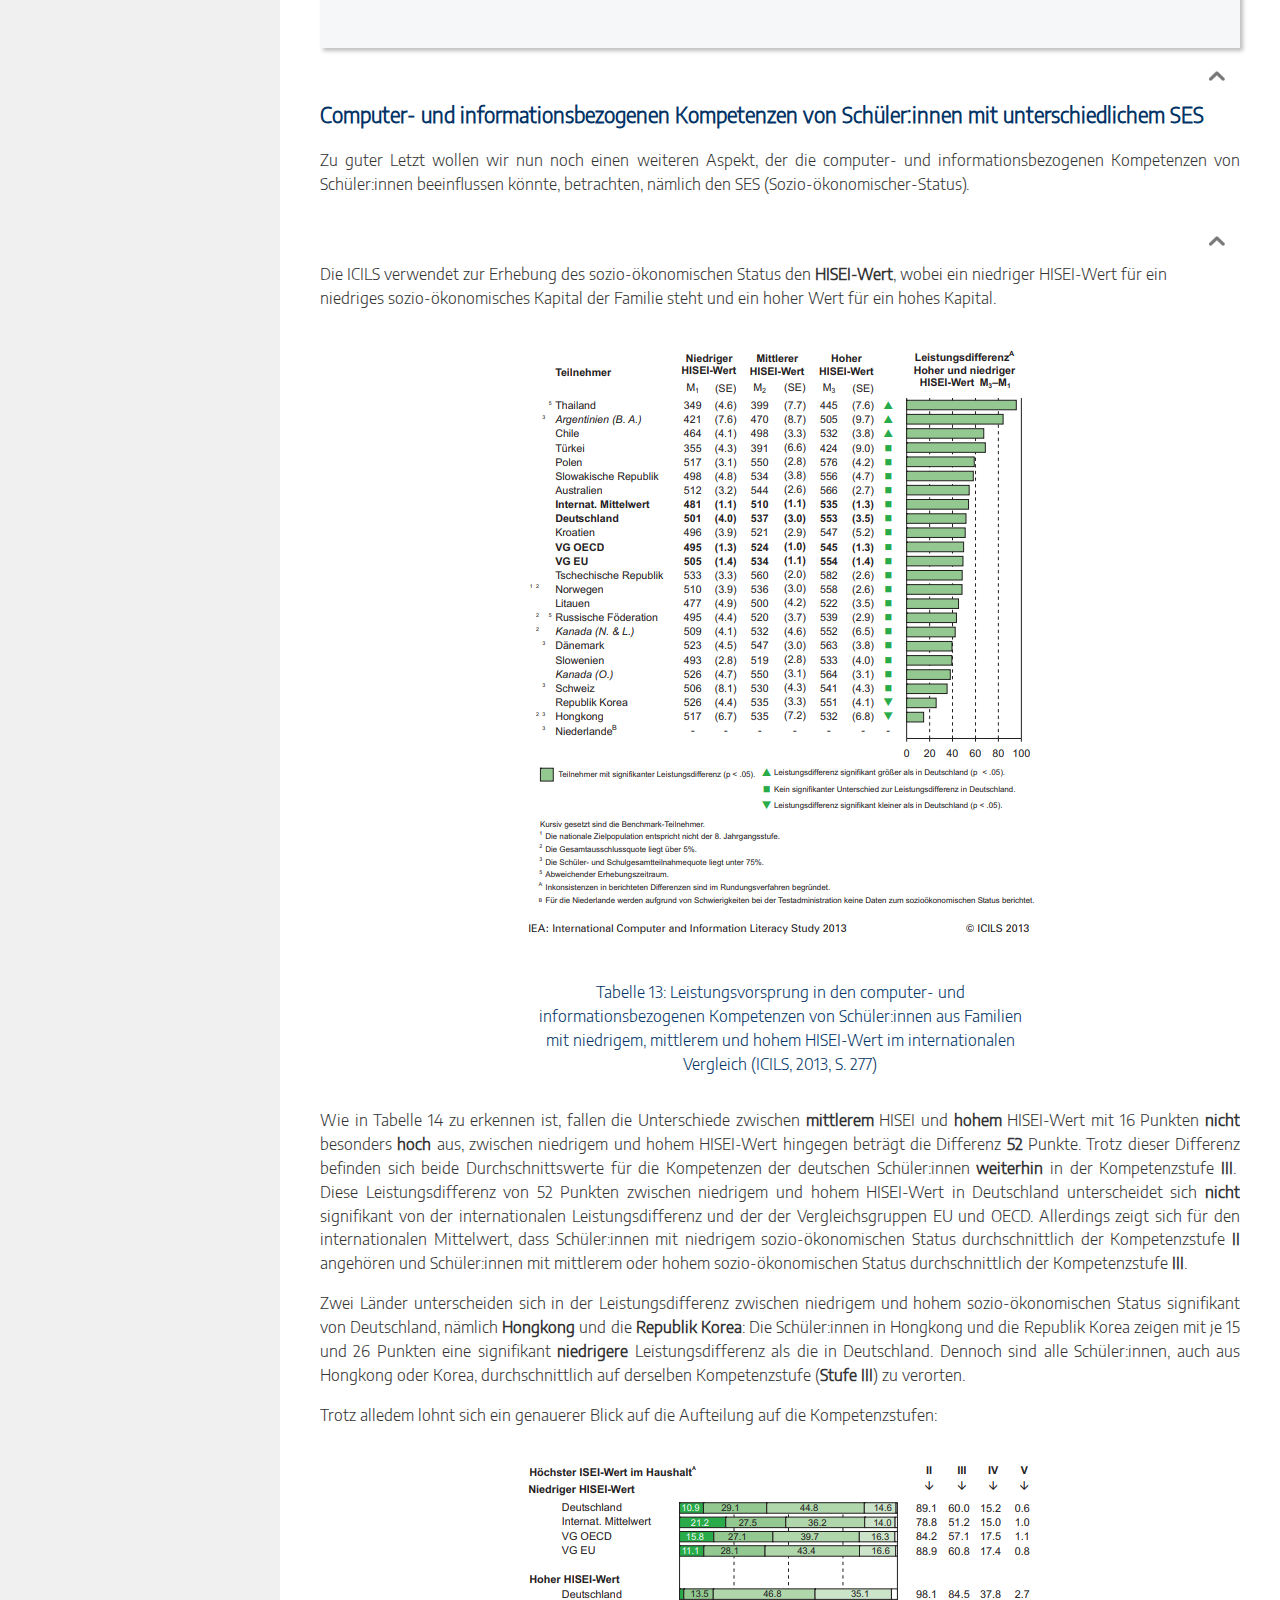
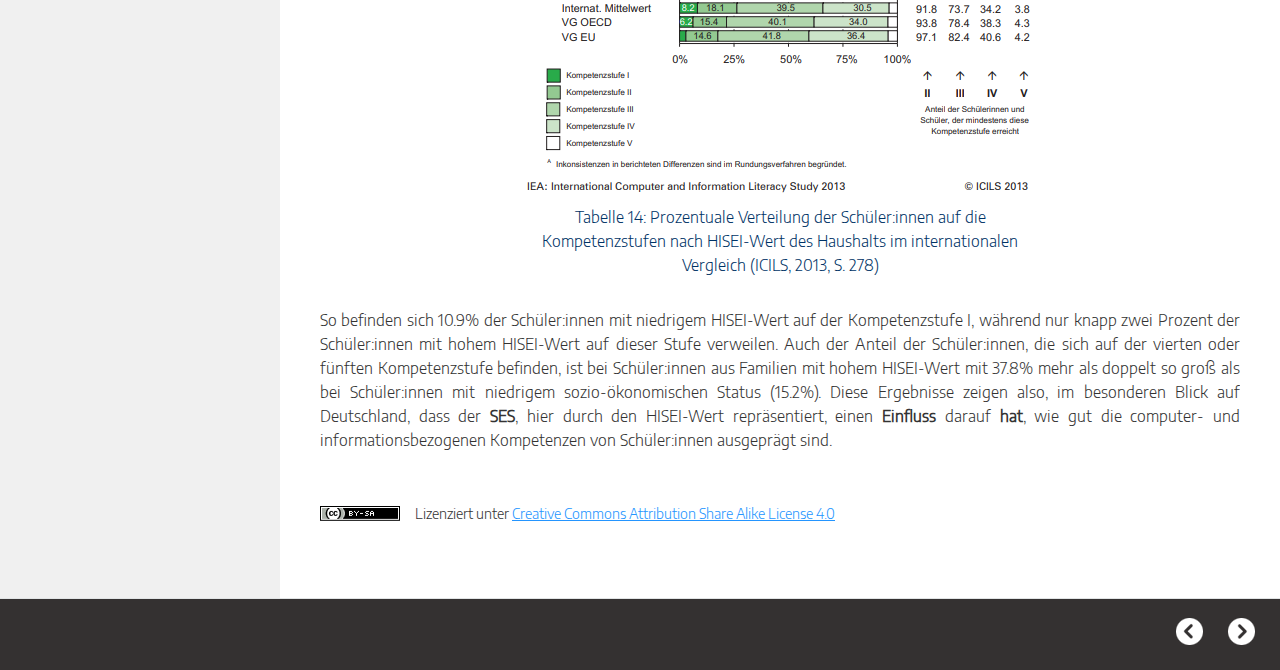
<file: 25_ausgewhlte_ergebnisse_der_icils.html>
<!doctype html>
<html lang="de">
<head>
<link rel="stylesheet" type="text/css" href="base.css" />
<link rel="stylesheet" type="text/css" href="content.css" />
<link rel="stylesheet" type="text/css" href="nav.css" />
<meta http-equiv="content-type" content="text/html;  charset=utf-8" />
<title>2.5. Ausgewählte Ergebnisse der ICILS | Online-Kurs: Digitalisierung und Information Literacy (ICILS) </title>
<link rel="shortcut icon" href="favicon.ico" type="image/x-icon" />
<meta name="author" content="Siegel, V.; Haller, P.; A." />
<link rel="license" type="text/html" href="http://creativecommons.org/licenses/by-sa/4.0/" />
<meta name="generator" content="eXeLearning 2.7 - exelearning.net" />
<!--[if lt IE 9]><script type="text/javascript" src="exe_html5.js"></script><![endif]-->
<script type="text/javascript" src="exe_jquery.js"></script>
<script type="text/javascript" src="common_i18n.js"></script>
<script type="text/javascript" src="common.js"></script>
<meta name="viewport" content="width=device-width, initial-scale=1" />
    </head>
<body class="exe-web-site" id="exe-node-38"><script type="text/javascript">document.body.className+=" js"</script>
<div id="content">
<p id="skipNav"><a href="#main" class="sr-av">Navigation überspringen</a></p>
<header id="header" ><div id="headerContent">Online-Kurs: Digitalisierung und Information Literacy (ICILS)</div></header>
<nav id="siteNav">
<ul>
   <li><a href="index.html" class="daddy main-node">Digitalisierung und Information Literacy (ICILS)</a></li>
   <li><a href="1_information_literacy.html" class="no-ch">1. Information Literacy</a></li>
   <li class="current-page-parent"><a href="2_allgemeines_ber_icils.html" class="current-page-parent daddy">2. Allgemeines über ICILS</a>
   <ul>
      <li><a href="21_wer_hat_alles_teilgenommen.html" class="no-ch">2.1. Wer hat alles teilgenommen?</a></li>
      <li><a href="22_computer_und_informationskompetenz.html" class="no-ch">2.2. Computer- und Informationskompetenz</a></li>
      <li><a href="23_erhebung_und_untersuchungsablauf.html" class="no-ch">2.3. Erhebung und Untersuchungsablauf</a></li>
      <li><a href="24_kompetenzmodell.html" class="no-ch">2.4. Kompetenzmodell</a></li>
      <li id="active"><a href="25_ausgewhlte_ergebnisse_der_icils.html" class="active no-ch">2.5. Ausgewählte Ergebnisse der ICILS</a></li>
   </ul>
   </li>
   <li><a href="3_bildungspolitische_manahmen.html" class="daddy">3. Bildungspolitische Maßnahmen</a>
   <ul class="other-section">
      <li><a href="31_digitalpakt_schule.html" class="no-ch">3.1. DigitalPakt Schule</a></li>
      <li><a href="32_qualittsoffensive_lehrerbildung.html" class="no-ch">3.2. Qualitätsoffensive Lehrerbildung</a></li>
   </ul>
   </li>
   <li><a href="quellen.html" class="no-ch">Quellen</a></li>
   <li><a href="kurs_beenden.html" class="no-ch">Kurs beenden</a></li>
</ul>
</nav>
<div id='topPagination'>
<nav class="pagination noprt">
<a href="24_kompetenzmodell.html" class="prev"><span><span>&laquo; </span>Vorheriges</span></a> <span class="sep">| </span><a href="3_bildungspolitische_manahmen.html" class="next"><span>Nächste<span> &raquo;</span></span></a>
</nav>
</div>
<div id="main-wrapper">
<section id="main">
<header id="nodeDecoration"><h1 id="nodeTitle">2.5. Ausgewählte Ergebnisse der ICILS</h1></header>
<article class="iDevice_wrapper textIdevice" id="id181">
<div class="iDevice emphasis0" >
<div id="ta181_119_2" class="block iDevice_content">
<div class="exe-text"><p style="text-align: justify;">Kommen wir nun zum nächsten Punkt, einigen <strong>Ergebnissen der ICILS</strong>. Im Folgenden haben wir einige Abbildungen aus der ICILS herausgesucht und uns dazu Aufgaben überlegt, mit denen du dich nun beschäftigen sollst. Dabei würden wir dich bitten, in Word oder auf einem Papier <strong>festzuhalten</strong>, wie du die Fragen beantworten würdest und was deine Gedanken oder Vermutungen zu den jeweiligen Abbildungen sind. Diese sind später für unsere Diskussion wichtig und können zusätzlich helfen, keinen Gedanken oder Idee dazu zu vergessen.</p></div>
</div>
</div>
</article>
<article class="iDevice_wrapper MultichoiceIdevice em_iDevice em_iDevice_question" id="id182">
<div class="iDevice emphasis1" >
<header class="iDevice_header"><h1 class="iDeviceTitle">IT-Ausstattung an deutschen Schulen</h1></header>
<div class="iDevice_inner">
<div class="iDevice_content_wrapper">
<section class="question">
<form name="multi-choice-form-182_86" action="#" onsubmit="return false" class="activity-form">
<h1 class="js-sr-av">Frage</h1>
<div id="taquestion182_86" class="block question iDevice_content">
<p>Bevor wir genauer auf die Ergebnisse eingehen, wollen wir dir als Einstieg eine Schätzfrage stellen:<br /><br />Wie sieht deiner Einschätzung nach das <strong>Mengenverhältnis von Schüler:innen zu Computern</strong> in den deutschen Schulen aus?</p>
</div>
<section class="iDevice_answers">
<h1 class="js-sr-av">Antworten</h1>
<section class="iDevice_answer">
<p class="iDevice_answer-field js-required">
<label for="i182_89" class="sr-av"><a href="#answer-182_89">Antwort 1</a></label><input type="radio" name="option182_86" id="i182_89" class="exe-radio-option exe-radio-option-0-4-182_86-multi"/>
</p>
<div class="iDevice_answer-content" id="answer-182_89"><div id="taans182_89" class="block iDevice_content">
<p>a)       2.4 Schüler:innen : 1 Computer</p>
</div>
</div>
</section>
<section class="iDevice_answer">
<p class="iDevice_answer-field js-required">
<label for="i182_92" class="sr-av"><a href="#answer-182_92">Antwort 2</a></label><input type="radio" name="option182_86" id="i182_92" class="exe-radio-option exe-radio-option-1-4-182_86-multi"/>
</p>
<div class="iDevice_answer-content" id="answer-182_92"><div id="taans182_92" class="block iDevice_content">
<p>b)       9.3 Schüler:innen : 1 Computer</p>
</div>
</div>
</section>
<section class="iDevice_answer">
<p class="iDevice_answer-field js-required">
<label for="i182_235" class="sr-av"><a href="#answer-182_235">Antwort 3</a></label><input type="radio" name="option182_86" id="i182_235" class="exe-radio-option exe-radio-option-2-4-182_86-multi"/>
</p>
<div class="iDevice_answer-content" id="answer-182_235"><div id="taans182_235" class="block iDevice_content">
<p>c)       11.5 Schüler:innen : 1 Computer</p>
</div>
</div>
</section>
<section class="iDevice_answer">
<p class="iDevice_answer-field js-required">
<label for="i182_238" class="sr-av"><a href="#answer-182_238">Antwort 4</a></label><input type="radio" name="option182_86" id="i182_238" class="exe-radio-option exe-radio-option-3-4-182_86-multi"/>
</p>
<div class="iDevice_answer-content" id="answer-182_238"><div id="taans182_238" class="block iDevice_content">
<p>d)       80.1 Schüler:innen : 1 Computer</p>
</div>
</div>
</section>
</section>
<section class="iDevice_feedbacks js-feedback">
<h1 class="js-sr-av">Feedback</h1>
<section id="sa0b182_86" class="feedback js-hidden">
<div id="taf182_89" class=" iDevice_content">
<p style="text-align: justify;"><span style="font-size: 12pt;">Diese Antwort ist leider <strong>falsch</strong>. Richtig ist das <strong>Verhältnis von 11.5 Schüler:innen auf einen Computer</strong>. Es liegt damit nur 0.1 von dem 11.6 Schüler:innen auf einen Computer Verhältnis der Vergleichsgruppe der EU entfernt. Die anderen Werte, die du hättest auswählen können, sind keineswegs ausgedacht, sondern zeigen die großen Unterschiede der IT-Ausstattung über die Länder verteilt. So ist Norwegen mit 2.4 Schüler:innen pro Computer das am besten ausgestattete Land, die slowakische Republik mit 9.3 Schüler:innen pro Computer etwas besser als Deutschland und die Türkei mit 80.1 Schüler:innen das Land, dass hier am schlechtesten abschneidet. Deutschland liegt somit gut im Durchschnitt, aber hat trotzdem noch Luft nach oben und einiges an Verbesserungspotential. Die Werte der anderen Länder findet ihr diese in dieser Tabelle:</span></p>
<p><img src="S.161_.png" alt="" title="IT-Ausstattung von Schulen im internationalen Vergleich (Mittelwerte, Angaben aus dem technischen Teil des Schulfragebogens)" width="511" height="551" style="font-size: 16.8px; display: block; margin-left: auto; margin-right: auto;" /></p>
<p style="text-align: center;"><span style="color: #003366;">Tabelle 2: Verhältnis Schüler:innen zu Computern (ICILS, 2013, S. 126)</span></p>
</div>
</section>
<section id="sa1b182_86" class="feedback js-hidden">
<div id="taf182_92" class=" iDevice_content">
<p style="text-align: justify;">Diese Antwort ist leider <strong>falsch</strong>. Richtig ist das <strong>Verhältnis von 11.5 Schüler:innen auf einen Computer</strong>. Es liegt damit nur 0.1 von dem 11.6 Schüler:innen auf einen Computer Verhältnis der Vergleichsgruppe der EU entfernt. Die anderen Werte, die du hättest auswählen können, sind keineswegs ausgedacht, sondern zeigen die großen Unterschiede der IT-Ausstattung über die Länder verteilt. So ist Norwegen mit 2.4 Schüler:innen pro Computer das am besten ausgestattete Land, die slowakische Republik mit 9.3 Schüler:innen pro Computer etwas besser als Deutschland und die Türkei mit 80.1 Schüler:innen das Land, dass hier am schlechtesten abschneidet. Deutschland liegt somit gut im Durchschnitt, aber hat trotzdem noch Luft nach oben und einiges an Verbesserungspotential. Die Werte der anderen Länder findet ihr diese in dieser Tabelle:</p>
<p>:<img src="S.161_.png" alt="" title="IT-Ausstattung von Schulen im internationalen Vergleich (Mittelwerte, Angaben aus dem technischen Teil des Schulfragebogens)" width="511" height="551" style="display: block; margin-left: auto; margin-right: auto;" /></p>
<p style="text-align: center;"><span style="color: #003366;">Tabelle 2: IT-Ausstattung von Schulen im internationalen Vergleich (ICILS, 2013, S. 126)</span></p>
</div>
</section>
<section id="sa2b182_86" class="feedback js-hidden">
<div id="taf182_235" class=" iDevice_content">
<p style="text-align: justify;"><strong>Richtig</strong>. In deutschen Schulen gibt es ein <strong>Verhältnis von 11.5 Schüler:innen auf einen Computer</strong> und liegt damit nur 0.1 von dem 11.6 Schüler:innen auf einen Computer Verhältnis der Vergleichsgruppe der EU entfernt. Die anderen Werte, die ihr hättet auswählen können, sind keineswegs ausgedacht, sondern zeigen die großen Unterschiede der IT-Ausstattung über die Länder verteilt. So ist Norwegen mit 2.4 Schüler:innen pro Computer das am besten ausgestattete Land, die slowakische Republik mit 9.3 Schüler:innen pro Computer etwas besser als Deutschland und die Türkei mit 80.1 Schüler:innen das Land, dass hier am schlechtesten abschneidet. Deutschland liegt somit gut im Durchschnitt aber hat trotzdem noch Luft nach oben und einiges an Verbesserungspotential. Die Werte der anderen Länder findet ihr diese in dieser Tabelle:</p>
<p><img src="S.161_.png" alt="" title="IT-Ausstattung von Schulen im internationalen Vergleich (Mittelwerte, Angaben aus dem technischen Teil des Schulfragebogens)" width="511" height="551" style="font-size: 16.8px; display: block; margin-left: auto; margin-right: auto;" /></p>
<p style="text-align: center;"><span style="color: #003366;">Tabelle 2: IT-Ausstattung von Schulen im internationalen Vergleich (ICILS, 2013, S. 126)</span></p>
</div>
</section>
<section id="sa3b182_86" class="feedback js-hidden">
<div id="taf182_238" class=" iDevice_content">
<p style="text-align: justify;">Diese Antwort ist leider <strong>falsch</strong>. Richtig ist das <strong>Verhältnis von 11.5 Schüler:innen auf einen Computer</strong>. Es liegt damit nur 0.1 von dem 11.6 Schüler:innen auf einen Computer Verhältnis der Vergleichsgruppe der EU entfernt. Die anderen Werte, die du hättest auswählen können, sind keineswegs ausgedacht, sondern zeigen die großen Unterschiede der IT-Ausstattung über die Länder verteilt. So ist Norwegen mit 2.4 Schüler:innen pro Computer das am besten ausgestattete Land, die slowakische Republik mit 9.3 Schüler:innen pro Computer etwas besser als Deutschland und die Türkei mit 80.1 Schüler:innen das Land, dass hier am schlechtesten abschneidet. Deutschland liegt somit gut im Durchschnitt, aber hat trotzdem noch Luft nach oben und einiges an Verbesserungspotential. Die Werte der anderen Länder findet ihr diese in dieser Tabelle:</p>
<figure class="exe-figure exe-image position-center" style="width: 511px;">
<figcaption class="figcaption header"></figcaption>
<img src="S.161_.png" alt="IT-Ausstattung von Schulen im internationalen Vergleich (Mittelwerte, Angaben aus dem technischen Teil des Schulfragebogens)" width="511" height="551" style="font-size: 16.8px;" /></figure>
<p style="text-align: center;"><span style="color: #003366;">Tabelle 2: IT-Ausstattung von Schulen im internationalen Vergleich (ICILS, 2013, S. 126)</span></p>
</div>
</section>
</section>
</form>
<section class="iDevice_solution feedback js-hidden">
<h1>Lösung</h1>
<ol>
<li><a href="#answer-182_89">Falsch</a><span> (<a href="#sa0b182_86">Feedback</a>)</span></li>
<li><a href="#answer-182_92">Falsch</a><span> (<a href="#sa1b182_86">Feedback</a>)</span></li>
<li><a href="#answer-182_235">Richtige Auswahl</a><span> (<a href="#sa2b182_86">Feedback</a>)</span></li>
<li><a href="#answer-182_238">Falsch</a><span> (<a href="#sa3b182_86">Feedback</a>)</span></li>
</ol>
</section>
</section>
</div>
</div>
</div>
</article>
<article class="iDevice_wrapper textIdevice" id="id183">
<div class="iDevice emphasis0" >
<div id="ta183_135_2" class="block iDevice_content">
<div class="exe-text"><h2 style="text-align: justify;"><span style="color: #003366;">Standorte schuleigener Computer</span></h2>
<p style="text-align: justify;">Da wir nun geklärt haben, wie viele Computer überhaupt in den Schulen vorhanden sind, wollen wir uns kurz mit dem Zustand dieser Ausstattung beschäftigen. Dabei ist unter anderem interessant, <strong>wo</strong> den Schüler:innen diese zur Verfügung gestellt werden. </p></div>
</div>
</div>
</article>
<article class="iDevice_wrapper pblIdevice em_iDevice em_iDevice_activity" id="id184">
<div class="iDevice emphasis1" >
<header class="iDevice_header"><h1 class="iDeviceTitle">Aufgabe</h1></header>
<div class="iDevice_inner">
<div class="iDevice_content_wrapper">
<div id="ta184_142_2" class="block iDevice_content">
<div class="pbl-task-description"><p>Wenn du an deine eigene Schulzeit zurückdenkst, <strong>wo</strong> wurden dir in deiner Schule PCs zur Verfügung gestellt?</p></div><div class="iDevice_buttons feedback-button js-required"><input type="button" class="feedbackbutton" value="Feedback zeigen" /></div><div class="feedback js-feedback js-hidden"><p style="text-align: justify;"><span style="font-size: 12pt; line-height: 107%; font-family: helvetica, arial, sans-serif; color: #333333;">Vergleiche deine Überlegungen nun mit den <strong>fünf</strong> verschiedenen <strong>Kategorien</strong> aus der ICILS (siehe Tabelle 3). Fallen dir noch weitere Möglichkeiten ein, die hier nicht aufgeführt sind? Und wenn ja, welche?</span></p>
<figure class="exe-figure exe-image position-center" style="width: 512px;">
<figcaption class="figcaption header"></figcaption>
<img src="S._166.png" alt=": Standorte schuleigener Computer im internationalen Vergleich (Anteile der Schülerinnen und Schüler in Prozent, Kategorie ja, Angaben aus dem technischen Teil des Schulfragebogens)" width="512" height="587" /></figure>
<p style="text-align: center;"><span style="color: #003366;">Tabelle 3: Standorte schuleigener Computer im internationalen Vergleich (ICILS, 2013, S. 161)</span></p></div>
</div>
</div>
</div>
</div>
</article>
<article class="iDevice_wrapper textIdevice" id="id185">
<div class="iDevice emphasis0" >
<div id="ta185_143_2" class="block iDevice_content">
<div class="exe-text"><p style="text-align: justify;">Wie du aus der Tabelle außerdem herauslesen konntest, ist die Stellung Deutschlands gemischt. So schneidet <strong>Deutschland </strong>in den Punkten „In Computerräumen“ und „Transportabel zwischen Klassenräumen“ durchgehend über dem internationalen Durchschnitt von 94.9% ab. Des Weiteren besitzen 100%, d.h. jede befragte deutsche Schule, Computerräume und 43.7% zwischen Klassenräumen bewegbare Computer, Laptops oder Tablets. In den Aspekten „In den meisten Klassenzimmern“ und in „Bibliotheken“ stehen hingegen nur bei je 17.2% und 43.5% der deutschen Schulen Computer zur Verfügung. Deutschland schneidet damit im Vergleich zu den internationalen Mittelwerten von 32.7% und 64.4% recht schlecht ab. Lediglich im Punkt „Computer werden von den Schüler:innen in die Schule mitgebracht“ (18%) liegt Deutschland am internationalen Durchschnitt von 17,8%.</p>
<p style="text-align: justify;"><strong>Zusammengefasst</strong> könnte man sagen, dass in den deutschen Schulen durchaus die <strong>Möglichkeit besteht, Unterricht an Computern durchzuführen</strong>, das Fehlen einer ausreichenden Zahl von Geräten die Umsetzung <strong>allerdings erheblich erschwert</strong>. Doch das sind nicht die einzigen Hindernisse, die den Einsatz von PCs im Unterricht behindern.</p></div>
</div>
</div>
</article>
<article class="iDevice_wrapper pblIdevice em_iDevice em_iDevice_activity" id="id186">
<div class="iDevice emphasis1" >
<header class="iDevice_header"><h1 class="iDeviceTitle">Aufgabe</h1></header>
<div class="iDevice_inner">
<div class="iDevice_content_wrapper">
<div id="ta186_116_2" class="block iDevice_content">
<div class="pbl-task-description"><p>Welche möglichen Faktoren würden dir noch einfallen, die den Einsatz von IT im Unterricht <strong>behindern</strong> könnten?</p></div><div class="iDevice_buttons feedback-button js-required"><input type="button" class="feedbackbutton" value="Feedback zeigen" /></div><div class="feedback js-feedback js-hidden"><p style="text-align: justify;"><span style="font-size: 12pt; line-height: 107%; font-family: helvetica, arial, sans-serif; color: #333333;">Die ICILS hat den Lehrpersonen, die auch an dieser Studie teilgenommen haben, eine ähnliche Frage gestellt. Ihrer Einschätzung nach, welche Probleme es mit der IT-Ausstattung ihrer Schule gäbe, kristallisierten sich neben der <strong>unzureichenden Anzahl</strong> der Geräte noch zwei weitere problematische Faktoren heraus: Zum einen wurde eine eingeschränkte <strong>Internetverbindung</strong>, die zu langsam oder instabil ist, angegeben. Zum anderen hat sich herausgestellt, dass viele der <strong>Geräte</strong> schlicht <strong>veraltet</strong> wären. Wie in Tabelle 4 zu sehen ist, stimmten bei jeder dieser Kategorien mehr als 40% der Lehrpersonen zu oder eher zu:</span></p>
<figure class="exe-figure exe-image position-center" style="width: 515px;">
<figcaption class="figcaption header"></figcaption>
<img src="S._169.png" alt="" title="Einschätzung technischer Probleme mit der schulischen IT-Ausstattung in Deutschland (Angaben der Lehrpersonen in Prozent, Kategorie Zustimmung)" width="515" height="216" /></figure>
<p style="text-align: center;"><span style="color: #003366;">Tabelle 4: Einschätzung technischer Probleme mit der schulischen IT-Ausstattung in Deutschland (ICILS, 2013, S. 166)</span></p></div>
</div>
</div>
</div>
</div>
</article>
<article class="iDevice_wrapper textIdevice" id="id187">
<div class="iDevice emphasis0" >
<div id="ta187_136_2" class="block iDevice_content">
<div class="exe-text"><h2><span style="color: #003366;">Häufigkeit der Computernutzung durch Lehrpersonen im Unterricht</span></h2>
<p style="text-align: justify;">Wir haben nun festgestellt, dass es teilweise grundlegende Probleme mit der IT-Ausstattung der Schulen gibt. Doch wie häufig werden Computer überhaupt verwendet? Und hat die unzureichende Ausstattung möglicherweise auch Einfluss darauf, wie oft sie verwendet werden? Diesen Fragen wollen wir uns in diesem Abschnitt widmen.</p></div>
</div>
</div>
</article>
<article class="iDevice_wrapper pblIdevice em_iDevice em_iDevice_activity" id="id188">
<div class="iDevice emphasis1" >
<header class="iDevice_header"><h1 class="iDeviceTitle">Aufgabe</h1></header>
<div class="iDevice_inner">
<div class="iDevice_content_wrapper">
<div id="ta188_117_2" class="block iDevice_content">
<div class="pbl-task-description"><p>Schätzfrage: An welchen Platz von 1-22 würdest du Deutschland setzen, wenn du gefragt wirst, <strong>wie häufig</strong> Computer von <strong>Lehrpersonen</strong> im Unterricht genutzt werden?</p></div><div class="iDevice_buttons feedback-button js-required"><input type="button" class="feedbackbutton" value="Feedback zeigen" /></div><div class="feedback js-feedback js-hidden"><p>Wenn du <strong>Deutschland</strong> nicht auf den letzten Platz, den <strong>22.</strong> gesetzt hast, liegst du leider falsch.</p>
<figure class="exe-figure exe-image position-center" style="width: 521px; text-align: center;">
<figcaption class="figcaption header"></figcaption>
<img src="S.204.png" alt="" title="Häufigkeit der Computernutzung durch Lehrpersonen im Unterricht im internationalen Vergleich (Angaben der Lehrpersonen in Prozent) " width="521" height="581" /><span style="color: #003366;">Tabelle 5: Häufigkeit der Computernutzung durch Lehrpersonen im Unterricht im internationalen Vergleich (ICILS, 2013, S. 169)</span></figure>
<p></p>
<p><strong>Deutschland</strong> sitzt, wie in Tabelle 5 zu sehen ist, <strong>weit abgeschieden</strong> auf dem letzten Platz. Doch woran könnte das liegen?</p></div>
</div>
</div>
</div>
</div>
</article>
<article class="iDevice_wrapper textIdevice" id="id189">
<div class="iDevice emphasis0" >
<div id="ta189_115_2" class="block iDevice_content">
<div class="exe-text"><p><strong><em><span style="color: #003366; font-size: 12pt;">Bedenken und IT-Fähigkeiten der Lehrkräfte</span></em></strong></p>
<p style="text-align: justify;">Zwei Bereiche, die diesen Umstand teilweise erklären könnten, wollen wir genauer betrachten. Zum einen wollen wir uns die <strong>Bedenken von Lehrpersonen hinsichtlich des IT-Einsatzes</strong> im Unterricht ansehen, zum anderen die <strong>Selbsteinschätzung der Lehrkräfte zu ihren</strong> eigenen technischen bzw. unterrichtsbezogenen<strong> IT-Fähigkeiten</strong>.</p>
<p style="padding-left: 30px; text-align: justify;">1. Kommen wir zuerst zu den <strong>Bedenken</strong>, die Lehrpersonen haben könnten. Die ICILS hat diese mithilfe von drei Fragen untersucht:</p>
<p style="padding-left: 30px; text-align: justify;">Wird IT nicht im Unterricht eingesetzt aufgrund:</p>
<p style="padding-left: 30px; text-align: justify;">        a) Organisatorischer Probleme?</p>
<p style="padding-left: 30px; text-align: justify;">        b) des Ablenkungspotentials vom Unterricht?</p>
<p style="padding-left: 30px; text-align: justify;">        c) der Animierung zum Kopieren von Informationen aus dem Internet?</p>
<p style="padding-left: 30px; text-align: justify;">Die genauen Ergebnisse zu diesen Fragen kannst du in Tabelle 6 nachlesen: </p>
<figure class="exe-figure exe-image position-center" style="width: 514px; text-align: center;">
<figcaption class="figcaption header"></figcaption>
<img src="S.179.png" alt="" title="Bedenken von Lehrpersonen hinsichtlich des IT-Einsatzes im Unterricht im internationalen Vergleich (Angaben der Lehrpersonen in Prozent, Kategorie Zustimmung)" width="514" height="588" /><span style="font-size: 12pt;"></span><span style="font-size: 12pt; color: #003366;">Tabelle 6: Bedenken von Lehrpersonen hinsichtlich des IT-Einsatzes im Unterricht im internationalen Vergleich (ICILS, 2013, S. 179)</span></figure>
<p style="padding-left: 30px; text-align: justify;"><span style="font-size: 12pt;">Interessant ist der Fakt, dass <strong>deutsche Lehrkräfte</strong> im Vergleich zu den anderen Ländern mit die <strong>höchsten Bedenken</strong> beim Einsatz von IT im Unterricht haben. Diese hohen Bedenken könnten somit einen </span><span style="font-size: 12pt;">Grund für den geringen IT-Einsatz darstellen.</span></p>
<p style="padding-left: 30px;"><span style="font-size: 12pt;">2. Schauen wir uns nun die <strong>Selbsteinschätzung</strong> der Lehrkräfte an:</span><span style="font-size: 12pt;"></span></p>
<figure class="exe-figure exe-image position-center" style="width: 509px;">
<figcaption class="figcaption header"></figcaption>
<img src="S._181.png" alt="" title="Selbsteinschätzung von Lehrkräften zu ihren technischen sowie unterrichtsbezogenen IT-Fähigkeiten im internationalen Vergleich (Angaben der Lehrpersonen in Prozent, Kategorie Das kann ich)" width="509" height="547" /></figure>
<figure class="exe-figure exe-image position-center" style="width: 509px; text-align: center;"><span style="color: #003366;">Tabelle 7: Selbsteinschätzung von Lehrkräften zu ihren technischen sowie unterrichtsbezogenen IT-Fähigkeiten im internationalen Vergleich (ICILS, 2013, S. 181)</span></figure>
<p style="text-align: justify;"><span style="font-size: 12pt;">In Tabelle 7 fällt auf, dass die <strong>Selbsteinschätzungen</strong> der <strong>deutschen Lehrpersonen</strong> bei keinem der fünf Kategorien besonders stark vom <strong>Mittelwert</strong> oder von den Vergleichsgruppen abweicht, trotzdem aber <strong>kleinere Differenzen</strong> zu erkennen sind, die sowohl für als auch gegen eine positive Selbsteinschätzung sprechen. Es fällt also eher schwer, hier eine Verbindung zu den niedrigen Nutzungszahlen von Computern im deutschen Unterricht zu ziehen.</span></p></div>
</div>
</div>
</article>
<article class="iDevice_wrapper pblIdevice em_iDevice em_iDevice_activity" id="id190">
<div class="iDevice emphasis1" >
<header class="iDevice_header"><h1 class="iDeviceTitle">Aufgabe</h1></header>
<div class="iDevice_inner">
<div class="iDevice_content_wrapper">
<div id="ta190_118_2" class="block iDevice_content">
<div class="pbl-task-description"><p>Du bist wieder gefragt: <strong>Was</strong> könnte sonst <strong>noch</strong> die Häufigkeit der IT-Nutzung erklären?</p></div><div class="iDevice_buttons feedback-button js-required"><input type="button" class="feedbackbutton" value="Feedback zeigen" /></div><div class="feedback js-feedback js-hidden"><p class="MsoNormal" style="text-align: justify;">Die ICILS hat ein Regressionsmodell aufgestellt, um einen Einblick zu erhalten, wie die einzelnen Faktoren die IT-Nutzung beeinflussen. Vergleiche die Punkte, die du gefunden hast, mit denen in Tabelle 8. Gibt es Übereinstimmungen, hättest du diese<strong> Ergebnisse erwartet</strong>? Was überrascht dich?</p>
<figure class="exe-figure exe-image position-center" style="width: 511px; text-align: center;">
<figcaption class="figcaption header"></figcaption>
<img src="S._210.png" alt="" title="Regressionsmodell zur Erklärung der IT-Nutzung von Lehrpersonen im Unterricht durch Lehr- und Lernbedingungen in Schulen in Deutschland" width="511" height="473" /><span style="color: #003366;">Tabelle 8: Regressionsmodell zur Erklärung der IT-Nutzung von Lehrpersonen im Unterricht durch Lehr- und Lernbedingungen in Schulen in Deutschland (ICILS, 2013, S. 204)</span></figure>
<p class="MsoNormal" style="text-align: justify;">Überraschend für uns war der Zusammenhang, dass weibliche Lehrkräfte seltener IT in ihrem Unterricht benutzen als ihre männlichen Kollegen. Der in Tabelle 8 größte verzeichnete Zusammenhang von höherer Selbsteinschätzung und einer vermehrten IT-Nutzung kam recht erwartet, <strong>erklärt</strong> aber <strong>nicht</strong> die niedrigen <strong>Nutzungswerte</strong> der IT im Unterricht <strong>deutscher</strong> Schulen. Diese Werte konnte die ICILS nicht näher erklären, wodurch die Autor:innen hier <strong>weiteren Forschungsbedarf</strong> herausgestellt haben. <o:p></o:p></p></div>
</div>
</div>
</div>
</div>
</article>
<article class="iDevice_wrapper textIdevice" id="id191">
<div class="iDevice emphasis0" >
<div id="ta191_137_2" class="block iDevice_content">
<div class="exe-text"><h2><span style="color: #003366;">Computer- und informationsbezogene Kompetenzen von Schüler:innen</span></h2>
<p>Da wir uns nun ausführlich den Lehrkräften gewidmet haben, wollen wir uns jetzt die Schüler:innen und ihre Kompetenzen anschauen. </p></div>
</div>
</div>
</article>
<article class="iDevice_wrapper MultichoiceIdevice em_iDevice em_iDevice_question" id="id192">
<div class="iDevice emphasis1" >
<header class="iDevice_header"><h1 class="iDeviceTitle">Schätzfrage</h1></header>
<div class="iDevice_inner">
<div class="iDevice_content_wrapper">
<section class="question">
<form name="multi-choice-form-192_86" action="#" onsubmit="return false" class="activity-form">
<h1 class="js-sr-av">Frage</h1>
<div id="taquestion192_86" class="block question iDevice_content">
<p style="text-align: justify;">Was denkst du? Wenn der Internationale Durchschnitt für den Kompetenzwert <strong>500</strong> Punkte beträgt, in <strong>welchem Bereich</strong> liegt der Mittelwert der Kompetenzen <strong>deutscher</strong> Schüler:innen?</p>
</div>
<section class="iDevice_answers">
<h1 class="js-sr-av">Antworten</h1>
<section class="iDevice_answer">
<p class="iDevice_answer-field js-required">
<label for="i192_89" class="sr-av"><a href="#answer-192_89">Antwort 1</a></label><input type="radio" name="option192_86" id="i192_89" class="exe-radio-option exe-radio-option-0-4-192_86-multi"/>
</p>
<div class="iDevice_answer-content" id="answer-192_89"><div id="taans192_89" class="block iDevice_content">
<p>480-499 Punkte</p>
</div>
</div>
</section>
<section class="iDevice_answer">
<p class="iDevice_answer-field js-required">
<label for="i192_92" class="sr-av"><a href="#answer-192_92">Antwort 2</a></label><input type="radio" name="option192_86" id="i192_92" class="exe-radio-option exe-radio-option-1-4-192_86-multi"/>
</p>
<div class="iDevice_answer-content" id="answer-192_92"><div id="taans192_92" class="block iDevice_content">
<p>500-519 Punkte</p>
</div>
</div>
</section>
<section class="iDevice_answer">
<p class="iDevice_answer-field js-required">
<label for="i192_277" class="sr-av"><a href="#answer-192_277">Antwort 3</a></label><input type="radio" name="option192_86" id="i192_277" class="exe-radio-option exe-radio-option-2-4-192_86-multi"/>
</p>
<div class="iDevice_answer-content" id="answer-192_277"><div id="taans192_277" class="block iDevice_content">
<p>520-539 Punkte</p>
</div>
</div>
</section>
<section class="iDevice_answer">
<p class="iDevice_answer-field js-required">
<label for="i192_280" class="sr-av"><a href="#answer-192_280">Antwort 4</a></label><input type="radio" name="option192_86" id="i192_280" class="exe-radio-option exe-radio-option-3-4-192_86-multi"/>
</p>
<div class="iDevice_answer-content" id="answer-192_280"><div id="taans192_280" class="block iDevice_content">
<p>540-559 Punkte</p>
</div>
</div>
</section>
</section>
<section class="iDevice_feedbacks js-feedback">
<h1 class="js-sr-av">Feedback</h1>
<section id="sa0b192_86" class="feedback js-hidden">
<div id="taf192_89" class=" iDevice_content">
<p style="text-align: justify;"><strong>Falsch.</strong> Richtig ist die Antwort: <strong>520-539</strong> Punkte, auch wenn sich die Schüler:innen in Deutschland mit 523 Punkten eher am unteren Rand dieser Kategorie befinden. Trotzdem liegt dieser <strong>Wert über den internationalen Durchschnitt</strong> von 500 Punkten. Warum die Zahl 500 dafür gewählt wurde, wird nicht erwähnt, aber wir vermuten, dass es sich hier wie bei PISA oder beim IQ-Wert verhält und die hohe Zahl verhindern soll, dass Länder negative Werte erreichen können.</p>
<figure class="exe-figure exe-image position-center" style="width: 506px;">
<figcaption class="figcaption header"></figcaption>
<img src="S.126.png" alt="" title="Computer- und informationsbezogene Kompetenzen von Schülerinnen und Schülern im internationalen Vergleich " width="506" height="576" /></figure>
<p style="text-align: center;"><span style="color: #003366;">Tabelle 9: Computer- und informationsbezogene Kompetenzen von Schüler:innen im internationalen Vergleich (ICILS, 2013, S. 210)</span></p>
<p></p>
<p style="text-align: justify;">Bis auf fünf Länder (Litauen, Chile, Argentinien, Thailand und Türkei), die <strong>teilweise 120 Punkte unter</strong> dem internationalen Mittelwert von <strong>500</strong> Punkten liegen, befinden sich alle anderen Länder über dem internationalen Mittelwert. Das interessante an dieser Tabelle sind vor allem die grünen Symbole neben den Standardfehlern. Diese zeigen an, ob sich die Mittelwerte der jeweiligen Länder signifikant von denen der deutschen Schüler:innen unterscheiden. Norwegen zum Beispiel hat ein nach oben gerichtetes Dreieck zugewiesen bekommen, was bedeutet, dass der Mittelwert von 537 signifikant über dem von Deutschland (523) liegt. Ein Quadrat weist auf keinen signifikanten Unterschied hin. Als Beispiel hierfür sei die Slowakische Republik mit dem Mittelwert von 517 angeführt. Ein nach unten gerichtetes Dreieck bedeutet, dass sich der Mittelwert des Landes signifikant unter dem von Deutschland befindet, wie bei Kroatien mit 512 Punkten. Die computer- und informationsbezogenen <strong>Kompetenzen der deutschen Schüler:innen</strong> liegen im Mittelfeld und <strong>unterscheiden sich nicht signifikant</strong> mit der <strong>Vergleichsgruppe der EU</strong>.</p>
</div>
</section>
<section id="sa1b192_86" class="feedback js-hidden">
<div id="taf192_92" class=" iDevice_content">
<p style="text-align: justify;"><strong>Falsch.</strong> Richtig ist die Antwort: <strong>520-539</strong> Punkte, auch wenn sich die Schüler:innen in Deutschland mit 523 Punkten eher am unteren Rand dieser Kategorie befinden. Trotzdem liegt dieser <strong>Wert über den internationalen Durchschnitt</strong> von 500 Punkten. Warum die Zahl 500 dafür gewählt wurde, wird nicht erwähnt, aber wir vermuten, dass es sich hier wie bei PISA oder beim IQ-Wert verhält und die hohe Zahl verhindern soll, dass Länder negative Werte erreichen können.</p>
<figure class="exe-figure exe-image position-center" style="width: 506px;">
<figcaption class="figcaption header"></figcaption>
<img src="S.126.png" alt="" title="Computer- und informationsbezogene Kompetenzen von Schülerinnen und Schülern im internationalen Vergleich " width="506" height="576" /></figure>
<p style="text-align: center;"><span style="color: #003366;">Tabelle 9: Computer- und informationsbezogene Kompetenzen von Schüler:innen im internationalen Vergleich  (ICILS, 2013, S. 210)</span></p>
<p style="text-align: justify;">Bis auf fünf Länder (Litauen, Chile, Argentinien, Thailand und Türkei), die <strong>teilweise 120 Punkte unter</strong> dem internationalen Mittelwert von <strong>500</strong> Punkten liegen, befinden sich alle anderen Länder über dem internationalen Mittelwert. Das interessante an dieser Tabelle sind vor allem die grünen Symbole neben den Standardfehlern. Diese zeigen an, ob sich der Mittelwert des jeweiligen Landes signifikant von dem der deutschen Schüler:innen unterscheiden. Norwegen zum Beispiel hat ein nach oben gerichtetes Dreieck zugewiesen bekommen, was bedeutet, dass der Mittelwert von 537 signifikant über dem von Deutschland (523) liegt. Ein Quadrat weist auf keinen signifikanten Unterschied hin. Als Beispiel hierfür sei die Slowakische Republik mit dem Mittelwert von 517 angeführt. Ein nach unten gerichtetes Dreieck bedeutet, dass sich der Mittelwert des Landes signifikant unter dem von Deutschland befindet, wie bei Kroatien mit 512 Punkten. Die computer- und informationsbezogenen <strong>Kompetenzen der deutschen Schüler:innen</strong> liegen im Mittelfeld und <strong>unterscheiden sich nicht signifikant</strong> mit der <strong>Vergleichsgruppe der EU.</strong></p>
</div>
</section>
<section id="sa2b192_86" class="feedback js-hidden">
<div id="taf192_277" class=" iDevice_content">
<p style="text-align: justify;"><strong>Richtig!</strong> Die Antwort ist: <strong>520-539</strong> Punkte, auch wenn sich Deutschlands Schüler:innen mit 523 Punkten eher am unteren Rand dieser Kategorie befinden. Trotzdem liegt dieser <strong>Wert über den internationalen Durchschnitt</strong> von 500 Punkten. Warum die Zahl 500 dafür gewählt wurde, wird nicht erwähnt, aber wir vermuten, dass es sich hier wie bei PISA oder beim IQ-Wert verhält und die hohe Zahl verhindern soll, dass Länder negative Werte erreichen können.</p>
<figure class="exe-figure exe-image position-center" style="width: 506px;">
<figcaption class="figcaption header"></figcaption>
<img src="S.126.png" alt="" title="Computer- und informationsbezogene Kompetenzen von Schülerinnen und Schülern im internationalen Vergleich " width="506" height="576" /></figure>
<p style="text-align: center;"><span style="color: #003366;">Tabelle 9: Computer- und informationsbezogene Kompetenzen von Schüler:innen im internationalen Vergleich  (ICILS, 2013, S. 210)</span></p>
<p style="text-align: justify;">Bis auf fünf Länder (Litauen, Chile, Argentinien, Thailand und Türkei), die <strong>teilweise 120 Punkte</strong> <strong>unter</strong> dem internationalen Mittelwert von <strong>500</strong> Punkten liegen, befinden sich alle anderen Länder über dem internationalen Mittelwert. Das interessante an dieser Tabelle sind vor allem die grünen Symbole neben den Standardfehlern. Diese zeigen an, ob sich der Mittelwert des jeweiligen Landes signifikant von dem der deutschen Schüler:innen unterscheiden. Norwegen zum Beispiel hat ein nach oben gerichtetes Dreieck zugewiesen bekommen, was bedeutet, dass der Mittelwert von 537 signifikant über dem von Deutschland (523) liegt. Ein Quadrat weist auf keinen signifikanten Unterschied hin. Als Beispiel hierfür sei die Slowakische Republik mit dem Mittelwert von 517 angeführt. Ein nach unten gerichtetes Dreieck bedeutet, dass sich der Mittelwert des Landes signifikant unter dem von Deutschland befindet, wie bei Kroatien mit 512 Punkten. Die computer- und informationsbezogenen <strong>Kompetenzen der deutschen Schüler:innen</strong> liegen im Mittelfeld und <strong>unterscheiden sich nicht signifikant</strong> mit der <strong>Vergleichsgruppe der EU</strong>.</p>
</div>
</section>
<section id="sa3b192_86" class="feedback js-hidden">
<div id="taf192_280" class=" iDevice_content">
<p style="text-align: justify;"><strong>Falsch.</strong> Richtig ist die Antwort: <strong>520-539</strong> Punkte, auch wenn sich die Schüler:innen in Deutschland mit 523 Punkten eher am unteren Rand dieser Kategorie befinden. Trotzdem liegt dieser <strong>Wert über den internationalen Durchschnitt</strong> von 500 Punkten. Warum die Zahl 500 dafür gewählt wurde, wird nicht erwähnt, aber wir vermuten, dass es sich hier wie bei PISA oder beim IQ-Wert verhält und die hohe Zahl verhindern soll, dass Länder negative Werte erreichen können.</p>
<figure class="exe-figure exe-image position-center" style="width: 506px;">
<figcaption class="figcaption header"></figcaption>
<img src="S.126.png" alt="Computer- und informationsbezogene Kompetenzen von Schülerinnen und Schülern im internationalen Vergleich " width="506" height="576" style="font-size: 16.8px; color: #888888;" /></figure>
<p style="text-align: center;"><span style="font-size: 1.05em;"><span style="color: #003366;">Tabelle 9: Computer- und informationsbezogene Kompetenzen von Schüler:innen im internationalen Vergleich  (ICILS, 2013, S. 210)</span></span></p>
<p style="text-align: justify;"><span style="font-size: 1.05em;">Bis auf fünf Länder (Litauen, Chile, Argentinien, Thailand und Türkei), die <strong>teilweise 120 Punkte unter</strong> dem internationalen Mittelwert von <strong>500</strong> Punkten liegen, befinden sich alle anderen Länder über dem internationalen Mittelwert. Das interessante an dieser Tabelle sind vor allem die grünen Symbole neben den Standardfehlern. Diese zeigen an, ob sich der Mittelwert des jeweiligen Landes signifikant von dem der deutschen Schüler:innen unterscheiden. Norwegen zum Beispiel hat ein nach oben gerichtetes Dreieck zugewiesen bekommen, was bedeutet, dass der Mittelwert von 537 signifikant über dem von Deutschland (523) liegt. Ein Quadrat weist auf keinen signifikanten Unterschied hin. Als Beispiel hierfür sei die Slowakische Republik mit dem Mittelwert von 517 angeführt. Ein nach unten gerichtetes Dreieck bedeutet, dass sich der Mittelwert des Landes signifikant unter dem von Deutschland befindet, wie bei Kroatien mit 512 Punkten. Die computer- und informationsbezogenen <strong>Kompetenzen der deutschen Schüler:innen</strong> liegen im Mittelfeld und <strong>unterscheiden sich nicht signifikant</strong> mit der <strong>Vergleichsgruppe der EU</strong>.</span></p>
<p></p>
</div>
</section>
</section>
</form>
<section class="iDevice_solution feedback js-hidden">
<h1>Lösung</h1>
<ol>
<li><a href="#answer-192_89">Falsch</a><span> (<a href="#sa0b192_86">Feedback</a>)</span></li>
<li><a href="#answer-192_92">Falsch</a><span> (<a href="#sa1b192_86">Feedback</a>)</span></li>
<li><a href="#answer-192_277">Richtige Auswahl</a><span> (<a href="#sa2b192_86">Feedback</a>)</span></li>
<li><a href="#answer-192_280">Falsch</a><span> (<a href="#sa3b192_86">Feedback</a>)</span></li>
</ol>
</section>
</section>
</div>
</div>
</div>
</article>
<article class="iDevice_wrapper textIdevice" id="id193">
<div class="iDevice emphasis0" >
<div id="ta193_116_2" class="block iDevice_content">
<div class="exe-text"><p style="text-align: justify;">Doch woran könnte diese Mittelmäßige Performanz liegen? Die ICILS hat auch hierzu ein Regressionsmodell aufgestellt (siehe Tabelle 10). Die <strong>Ergebnisse</strong> dieses Modells <strong>verwundern</strong> ziemlich. So führt eine <strong>häufige </strong>Nutzung von Computern in der Schule (d.h. mindestens wöchentlich) zu <a href="#t374f7177-ae62-98f7-4706-beae1405f909" id="link374f7177-ae62-98f7-4706-beae1405f909" class="exe-tooltip definition-tt rounded-tt shadowed-tt"><strong>signifikanten negativen</strong></a> Effekten auf die computer- und informationsbezogene Kompetenzen der Schüler:innen.</p>
<p style="text-align: justify;">Hast du Ideen, wie dieser Befund erklärt werden könnte? Schreib sie dir auf, damit wir <strong>später</strong> gemeinsam darüber diskutieren können.</p>
<figure class="exe-figure exe-image position-center" style="width: 510px; text-align: center;">
<figcaption class="figcaption header"></figcaption>
<img src="S.222.png" alt="" title="Regressionsmodell zur Erklärung der computer- und informationsbezogenen Kompetenzen der Schülerinnen und Schüler durch die Häufigkeit der schulischen Computernutzung und schulisch erlernte computerbezogene Tätigkeiten im internationalen Vergleich " width="510" height="601" /><span style="color: #003366;">Tabelle 10: Regressionsmodell zur Erklärung der computer- und informationsbezogenen Kompetenzen der Schüler:innen im internationalen Vergleich  (ICILS, 2013, S. 222)</span></figure>
<p style="text-align: justify;">Doch wie man sieht, ist <strong>Deutschland</strong> mit diesem Effekt <strong>nicht alleine</strong>. Die Niederlande finden sogar einen noch größeren negativen Effekt, genauso die Schweiz. Interessant ist, dass sich für <strong>Thailand</strong> und <strong>Argentinien</strong> hier sehr hohe<strong> positive</strong> Effekte von häufiger Computernutzung in der Schule auf die computer- und informationsbezogenen Kompetenzen der Schüler:innen finden lassen. Beide Länder, vor allem aber Thailand, haben, wie du vielleicht schon bemerkt hast, in allen Tabellen, die wir uns heute bereits angesehen haben, <strong>schlecht</strong> abgeschnitten. Die Schweiz und die Niederlande hingegen haben ähnlich wie Deutschland oder <strong>besser</strong> abgeschnitten. Besteht hier vielleicht ein <strong>Zusammenhang?</strong> Es wäre sicher lohnend, <strong>näher zu untersuchen</strong>, ob die schulische Nutzung von Computern bei anfänglich niedrigeren computer- und informationsbezogenen Kompetenzen diese positiv beeinflussen kann und sich für Länder mit anfangs höheren computer- und informationsbezogenemn Kompetenzen eine negative Auswirkung zeigt.</p>
<div id="t374f7177-ae62-98f7-4706-beae1405f909" class="exe-tooltip-text">
<p>Die Gedanken, die uns gekommen sind, als wir diesen Befund gelesen haben lassen sich gut mit ein Paar Worten von Herrn Eckert beschreiben: "Doppel-HÄ?!"</p>
</div></div>
</div>
</div>
</article>
<article class="iDevice_wrapper textIdevice" id="id194">
<div class="iDevice emphasis0" >
<div id="ta194_138_2" class="block iDevice_content">
<div class="exe-text"><h2><span style="color: #003366;">Unterschiede im Kompetenzniveau bei Jungen und Mädchen </span></h2>
<p style="text-align: justify;">Nachdem wir uns die computer- und informationsbezogene Kompetenzen von Schülerinnen und Schülern gemeinsam angesehen hatten, sollten wir uns damit beschäftigen, ob es Unterschiede zwischen den Geschlechtern gibt. </p></div>
</div>
</div>
</article>
<article class="iDevice_wrapper MultichoiceIdevice em_iDevice em_iDevice_question" id="id195">
<div class="iDevice emphasis1" >
<header class="iDevice_header"><h1 class="iDeviceTitle">Aufgabe</h1></header>
<div class="iDevice_inner">
<div class="iDevice_content_wrapper">
<section class="question">
<form name="multi-choice-form-195_86" action="#" onsubmit="return false" class="activity-form">
<h1 class="js-sr-av">Frage</h1>
<div id="taquestion195_86" class="block question iDevice_content">
<p>Was denkst du? Schneiden <strong>Jungen</strong> oder <strong>Mädchen</strong> besser ab?</p>
</div>
<section class="iDevice_answers">
<h1 class="js-sr-av">Antworten</h1>
<section class="iDevice_answer">
<p class="iDevice_answer-field js-required">
<label for="i195_89" class="sr-av"><a href="#answer-195_89">Antwort 1</a></label><input type="radio" name="option195_86" id="i195_89" class="exe-radio-option exe-radio-option-0-2-195_86-multi"/>
</p>
<div class="iDevice_answer-content" id="answer-195_89"><div id="taans195_89" class="block iDevice_content">
<p>Mädchen schneiden besser ab. </p>
</div>
</div>
</section>
<section class="iDevice_answer">
<p class="iDevice_answer-field js-required">
<label for="i195_92" class="sr-av"><a href="#answer-195_92">Antwort 2</a></label><input type="radio" name="option195_86" id="i195_92" class="exe-radio-option exe-radio-option-1-2-195_86-multi"/>
</p>
<div class="iDevice_answer-content" id="answer-195_92"><div id="taans195_92" class="block iDevice_content">
<p>Jungen schneiden besser ab.</p>
</div>
</div>
</section>
</section>
<section class="iDevice_feedbacks js-feedback">
<h1 class="js-sr-av">Feedback</h1>
<section id="sa0b195_86" class="feedback js-hidden">
<div id="taf195_89" class=" iDevice_content">
<p>Richtig, die Antwort lautet <strong>Mädchen.</strong></p>
<figure class="exe-figure exe-image position-center" style="width: 514px; text-align: center;">
<figcaption class="figcaption header"></figcaption>
<img src="S._239.png" alt="" title="Leistungsdifferenzen in den computer- und informationsbezogenen Kompetenzen zwischen Mädchen und Jungen im internationalen Vergleich " width="514" height="562" /><span style="color: #003366;">Tabelle 11: Leistungsdifferenzen in den computer- und informationsbezogenen Kompetenzen zwischen Mädchen und Jungen im internationalen Vergleich  (ICILS, 2013, S. 239)</span></figure>
<p style="text-align: justify;">Wie in Tabelle 12 zu erkennen ist, sind die Mittelwerte der Kompetenzen der Schülerinnen in jedem Land <strong>ohne</strong> eine einzige <strong>Ausnahme</strong> höher als die der Schüler. Der signifikante Unterschied von 16 Punkten zwischen den beiden Geschlechtern in Deutschland ist dabei 2 Punkte niedriger als der internationale Unterschied von 18 Punkten, sowie niedriger als der der Vergleichsgruppen der EU von 17 Punkten und der OECD von 18 Punkten. Allerdings sind diese Unterschiede nicht signifikant.</p>
<figure class="exe-figure exe-image position-center" style="width: 520px;">
<figcaption class="figcaption header"></figcaption>
<img src="S._240.png" alt="" title="Prozentuale Verteilung der Schülerinnen und Schüler auf die Kompetenzstufen nach Geschlecht in Deutschland im internationalen Vergleich" width="520" height="343" /></figure>
<figure class="exe-figure exe-image position-center" style="width: 520px; text-align: center;"><span style="color: #003366;">Tabelle 12: Prozentuale Verteilung der Schülerinnen und Schüler auf die Kompetenzstufen nach Geschlecht in Deutschland im internationalen Vergleich (ICILS, 2013, S. 240)</span></figure>
<p style="text-align: justify;">Die Leistungsunterschiede zugunsten der Mädchen kann man auch in den einzelnen Kompetenzstufen wiederfinden. So befinden sich <strong>mehr</strong> deutsche <strong>Schülerinnen </strong>als Schüler auf der Kompetenzstufe <strong>IV</strong> und <strong>V</strong> und gleichzeitig <strong>weniger</strong> in den Kompetenzstufen <strong>I</strong> und <strong>II</strong>. Dieser Trend spiegelt sich auch in den Vergleichsgruppen sowie im internationalen Mittelwert wider.</p>
</div>
</section>
<section id="sa1b195_86" class="feedback js-hidden">
<div id="taf195_92" class=" iDevice_content">
<p>Falsch, die richtige Antwort lautet <strong>Mädchen.</strong></p>
<figure class="exe-figure exe-image position-center" style="width: 514px;">
<figcaption class="figcaption header"></figcaption>
<img src="S._239.png" alt="" title="Leistungsdifferenzen in den computer- und informationsbezogenen Kompetenzen zwischen Mädchen und Jungen im internationalen Vergleich " width="514" height="562" /></figure>
<figure class="exe-figure exe-image position-center" style="width: 514px; text-align: center;"><span style="color: #003366;">Tabelle 11: Leistungsdifferenzen in den computer- und informationsbezogenen Kompetenzen zwischen Mädchen und Jungen im internationalen Vergleich (ICILS, 2013, S. 239)</span><span style="color: #003366;"></span></figure>
<p style="text-align: justify;">Wie in Tabelle 12 zu erkennen ist, sind die Mittelwerte der Kompetenzen der Schülerinnen in jedem Land <strong>ohne</strong> eine einzige <strong>Ausnahme</strong> höher als die der Schüler. Der signifikante Unterschied von 16 Punkten zwischen den beiden Geschlechtern in Deutschland ist dabei 2 Punkte niedriger als der internationale Unterschied von 18 Punkten, sowie niedriger als der der Vergleichsgruppen der EU von 17 Punkten und der OECD von 18 Punkten. Allerdings sind diese Unterschiede nicht signifikant.</p>
<figure class="exe-figure exe-image position-center" style="width: 520px; text-align: center;">
<figcaption class="figcaption header"></figcaption>
<img src="S._240.png" alt="" title="Prozentuale Verteilung der Schülerinnen und Schüler auf die Kompetenzstufen nach Geschlecht in Deutschland im internationalen Vergleich" width="520" height="343" /><span style="color: #003366;">Tabelle 12: Prozentuale Verteilung der Schülerinnen und Schüler auf die Kompetenzstufen nach Geschlecht in Deutschland im internationalen Vergleich (ICILS, 2013, S. 240)</span></figure>
<p style="text-align: justify;">Die Leistungsunterschiede zugunsten der Mädchen kann man auch in den einzelnen Kompetenzstufen wiederfinden. So befinden sich <strong>mehr</strong> deutsche <strong>Schülerinnen </strong>als Schüler auf der Kompetenzstufe <strong>IV</strong> und <strong>V</strong> und gleichzeitig <strong>weniger</strong> in den Kompetenzstufen <strong>I</strong> und <strong>II</strong>. Dieser Trend spiegelt sich auch in den Vergleichsgruppen sowie im internationalen Mittelwert wider.</p>
</div>
</section>
</section>
</form>
<section class="iDevice_solution feedback js-hidden">
<h1>Lösung</h1>
<ol>
<li><a href="#answer-195_89">Richtige Auswahl</a><span> (<a href="#sa0b195_86">Feedback</a>)</span></li>
<li><a href="#answer-195_92">Falsch</a><span> (<a href="#sa1b195_86">Feedback</a>)</span></li>
</ol>
</section>
</section>
</div>
</div>
</div>
</article>
<article class="iDevice_wrapper textIdevice" id="id196">
<div class="iDevice emphasis0" >
<div id="ta196_139_2" class="block iDevice_content">
<div class="exe-text"><h2><span style="color: #003366;">Computer- und informationsbezogenen Kompetenzen von Schüler:innen mit unterschiedlichem SES</span></h2>
<p style="text-align: justify;">Zu guter Letzt wollen wir nun noch einen weiteren Aspekt, der die computer- und informationsbezogenen Kompetenzen von Schüler:innen beeinflussen könnte, betrachten, nämlich den SES (Sozio-ökonomischer-Status).</p></div>
</div>
</div>
</article>
<article class="iDevice_wrapper textIdevice" id="id197">
<div class="iDevice emphasis0" >
<div id="ta197_118_2" class="block iDevice_content">
<div class="exe-text"><p>Die ICILS verwendet zur Erhebung des sozio-ökonomischen Status den <strong>HISEI-Wert</strong>, wobei ein niedriger HISEI-Wert für ein niedriges sozio-ökonomisches Kapital der Familie steht und ein hoher Wert für ein hohes Kapital.</p>
<figure class="exe-figure exe-image position-center" style="width: 509px;">
<figcaption class="figcaption header"></figcaption>
<img src="S._277.png" alt="" title="Leistungsvorsprung in den computer- und informationsbezogenen Kompetenzen von Schülerinnen und Schülern aus Familien mit niedrigem, mittlerem und hohem HISEI-Wert im internationalen Vergleich " width="509" height="596" /></figure>
<figure class="exe-figure exe-image position-center" style="width: 509px; text-align: center;"><span style="color: #003366;">Tabelle 13: Leistungsvorsprung in den computer- und informationsbezogenen Kompetenzen von Schüler:innen aus Familien mit niedrigem, mittlerem und hohem HISEI-Wert im internationalen Vergleich (ICILS, 2013, S. 277)</span></figure>
<p style="text-align: justify;">Wie in Tabelle 14 zu erkennen ist, fallen die Unterschiede zwischen <strong>mittlerem</strong> HISEI und <strong>hohem</strong> HISEI-Wert mit 16 Punkten <strong>nicht</strong> besonders <strong>hoch</strong> aus, zwischen niedrigem und hohem HISEI-Wert hingegen beträgt die Differenz <strong>52</strong> Punkte. Trotz dieser Differenz befinden sich beide Durchschnittswerte für die Kompetenzen der deutschen Schüler:innen <strong>weiterhin</strong> in der Kompetenzstufe <strong>III</strong>.  Diese Leistungsdifferenz von 52 Punkten zwischen niedrigem und hohem HISEI-Wert in Deutschland unterscheidet sich <strong>nicht</strong> signifikant von der internationalen Leistungsdifferenz und der der Vergleichsgruppen EU und OECD. Allerdings zeigt sich für den internationalen Mittelwert, dass Schüler:innen mit niedrigem sozio-ökonomischen Status durchschnittlich der Kompetenzstufe <strong>II</strong> angehören und Schüler:innen mit mittlerem oder hohem sozio-ökonomischen Status durchschnittlich der Kompetenzstufe <strong>III</strong>. </p>
<p style="text-align: justify;"><span>Zwei Länder unterscheiden sich in der Leistungsdifferenz zwischen niedrigem und hohem sozio-ökonomischen Status signifikant von Deutschland, nämlich <strong>Hongkong</strong> und die <strong>Republik Korea</strong>: Die Schüler:innen in </span><span>Hongkong und die Republik Korea zeigen mit je 15 und 26 Punkten eine signifikant <strong>niedrigere</strong> Leistungsdifferenz als die in Deutschland. Dennoch sind alle Schüler:innen, auch aus Hongkong oder Korea, durchschnittlich auf derselben Kompetenzstufe (<strong>Stufe III</strong>) zu verorten.</span></p>
<p>Trotz alledem lohnt sich ein genauerer Blick auf die Aufteilung auf die Kompetenzstufen:</p>
<figure class="exe-figure exe-image position-center" style="width: 511px; text-align: center;">
<figcaption class="figcaption header"></figcaption>
<img src="S._278.png" alt="" title="Prozentuale Verteilung der Schülerinnen und Schüler auf die Kompetenzstufen nach HISEI-Wert des Haushalts im internationalen Vergleich" width="511" height="336" /><span style="color: #003366;">Tabelle 14: Prozentuale Verteilung der Schüler:innen auf die Kompetenzstufen nach HISEI-Wert des Haushalts im internationalen Vergleich (ICILS, 2013, S. 278)</span></figure>
<p style="text-align: justify;">So befinden sich 10.9% der Schüler:innen mit niedrigem HISEI-Wert auf der Kompetenzstufe I, während nur knapp zwei Prozent der Schüler:innen mit hohem HISEI-Wert auf dieser Stufe verweilen. Auch der Anteil der Schüler:innen, die sich auf der vierten oder fünften Kompetenzstufe befinden, ist bei Schüler:innen aus Familien mit hohem HISEI-Wert mit 37.8% mehr als doppelt so groß als bei Schüler:innen mit niedrigem sozio-ökonomischen Status (15.2%). Diese Ergebnisse zeigen also, im besonderen Blick auf Deutschland, dass der <strong>SES</strong>, hier durch den HISEI-Wert repräsentiert, einen <strong>Einfluss </strong>darauf <strong>hat</strong>, wie gut die computer- und informationsbezogenen Kompetenzen von Schüler:innen ausgeprägt sind.</p></div>
</div>
</div>
</article>
<div id="packageLicense" class="cc cc-by-sa">
<p><span>Lizenziert unter  </span> <a rel="license" href="http://creativecommons.org/licenses/by-sa/4.0/">Creative Commons Attribution Share Alike License 4.0</a></p>
</div>
</section>
</div>
<div id='bottomPagination'>
<nav class="pagination noprt">
<a href="24_kompetenzmodell.html" class="prev"><span><span>&laquo; </span>Vorheriges</span></a> <span class="sep">| </span><a href="3_bildungspolitische_manahmen.html" class="next"><span>Nächste<span> &raquo;</span></span></a>
</nav>
</div>
</div>
<script type="text/javascript" src="_style_js.js"></script></body></html>
</file>
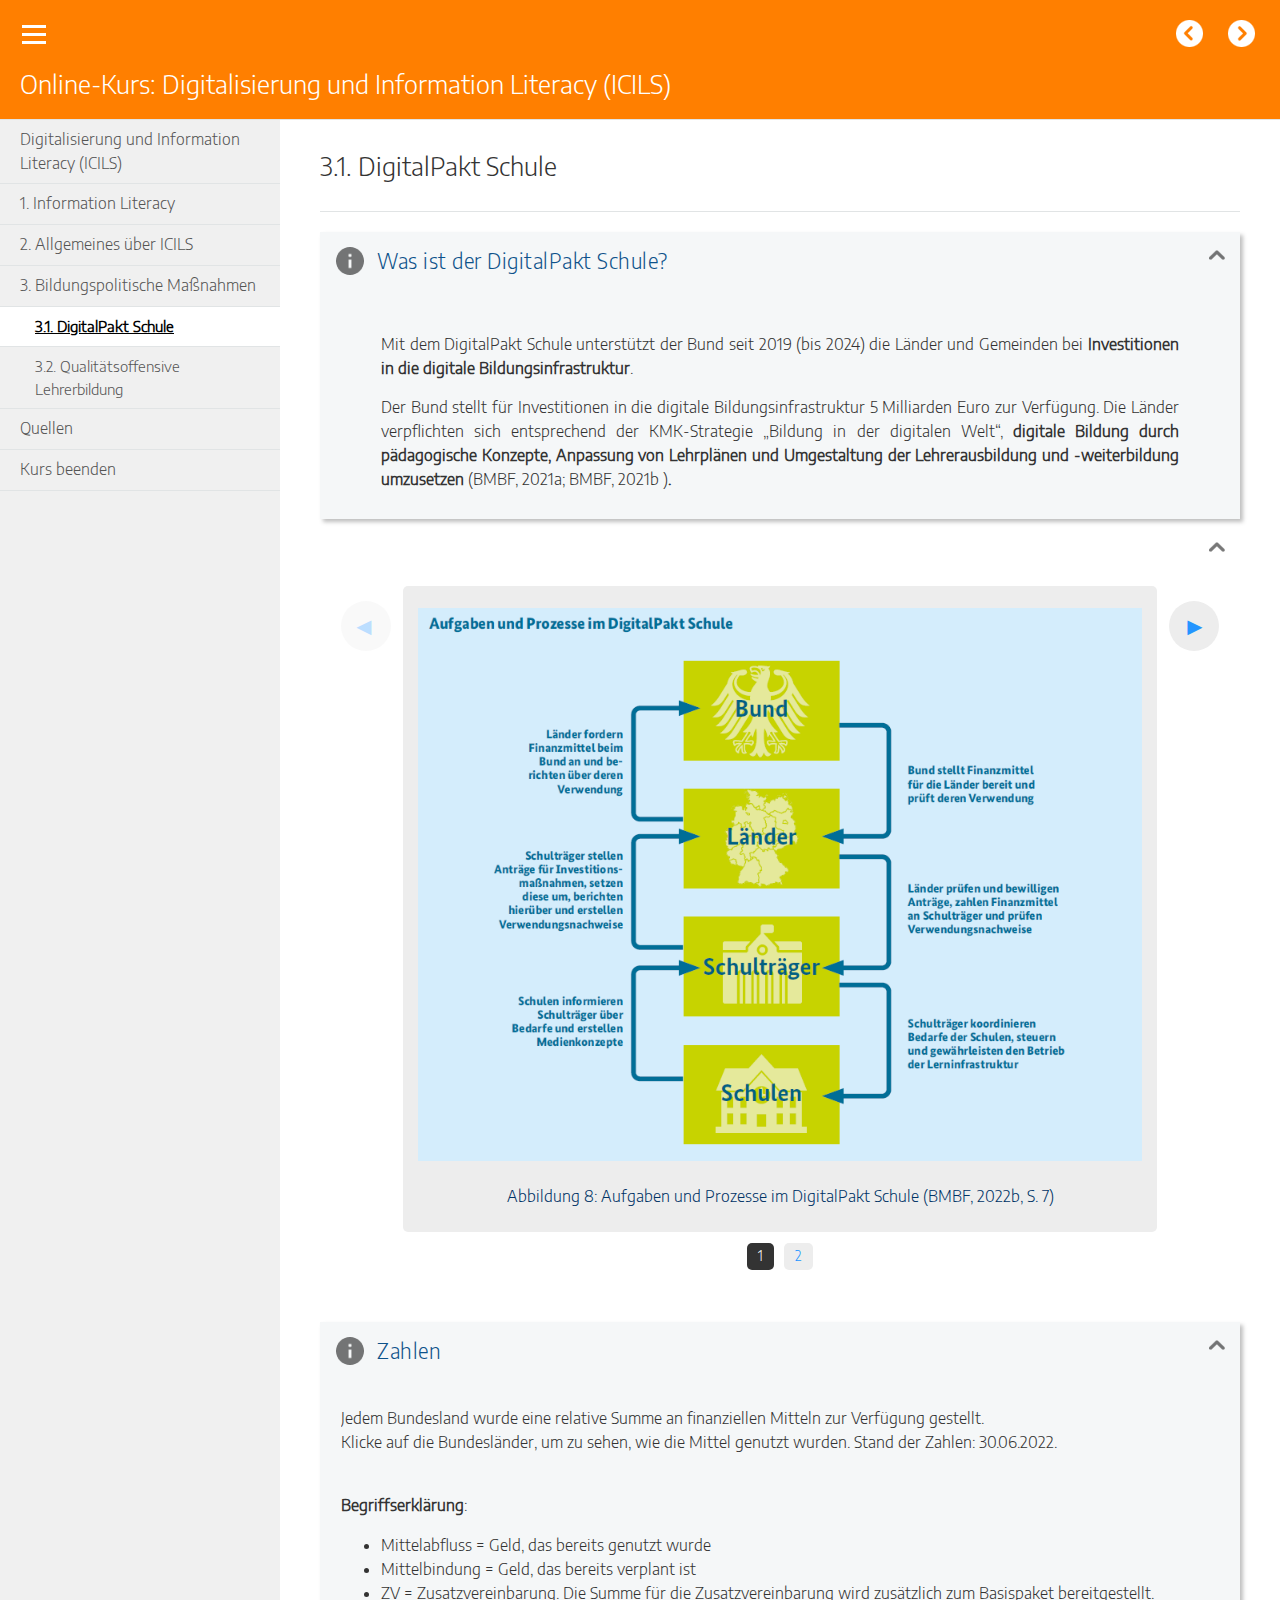
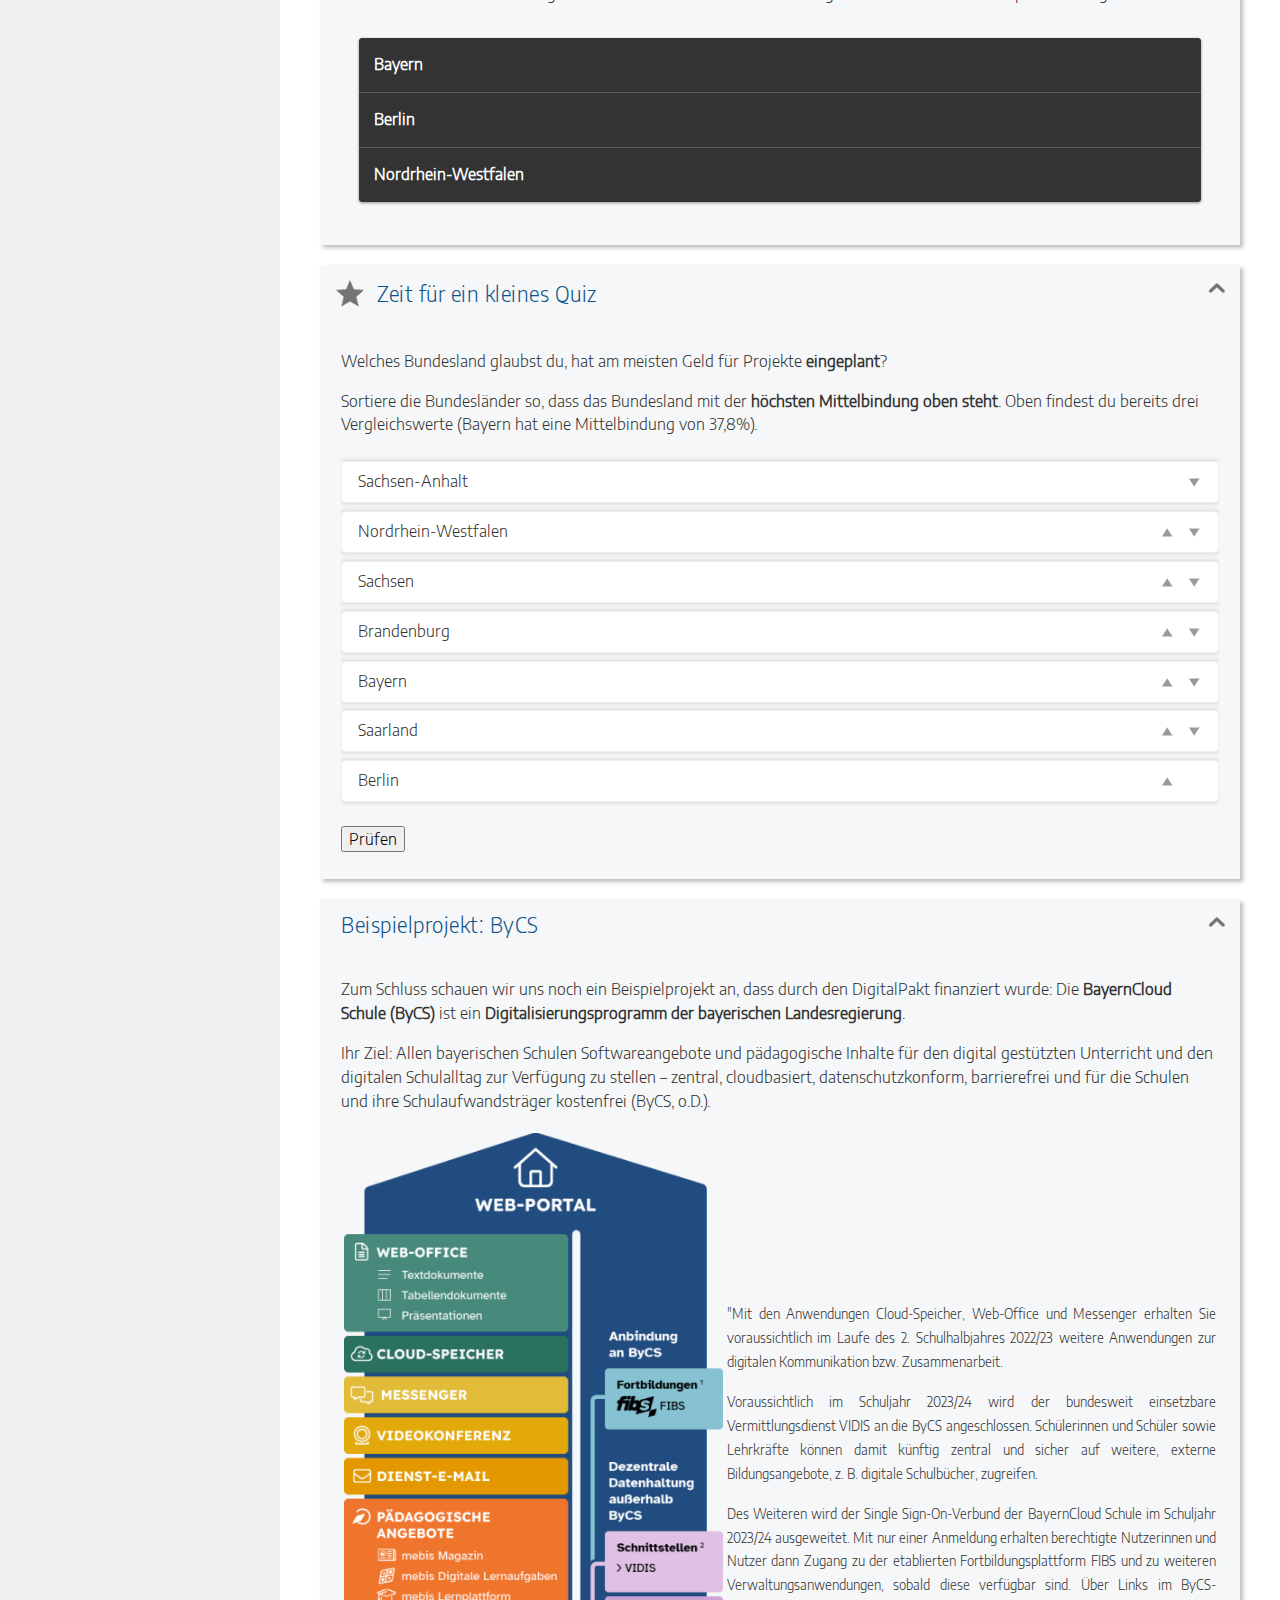
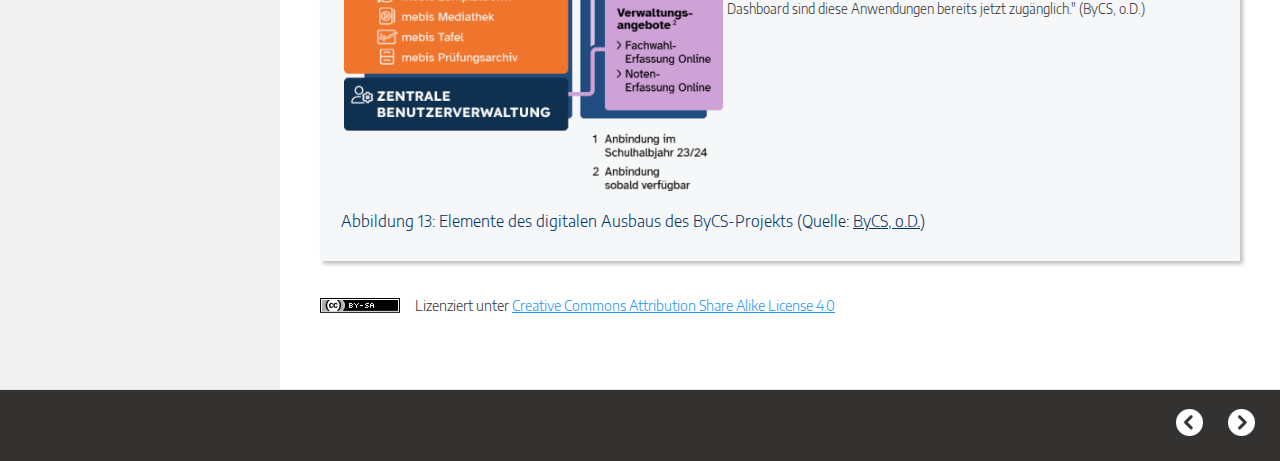
<file: 31_digitalpakt_schule.html>
<!doctype html>
<html lang="de">
<head>
<link rel="stylesheet" type="text/css" href="base.css" />
<link rel="stylesheet" type="text/css" href="exe_effects.css" />
<link rel="stylesheet" type="text/css" href="content.css" />
<link rel="stylesheet" type="text/css" href="nav.css" />
<meta http-equiv="content-type" content="text/html;  charset=utf-8" />
<title>3.1. DigitalPakt Schule | Online-Kurs: Digitalisierung und Information Literacy (ICILS) </title>
<link rel="shortcut icon" href="favicon.ico" type="image/x-icon" />
<meta name="author" content="Siegel, V.; Haller, P.; A." />
<link rel="license" type="text/html" href="http://creativecommons.org/licenses/by-sa/4.0/" />
<meta name="generator" content="eXeLearning 2.7 - exelearning.net" />
<!--[if lt IE 9]><script type="text/javascript" src="exe_html5.js"></script><![endif]-->
<script type="text/javascript" src="exe_jquery.js"></script>
<script type="text/javascript" src="exe_effects.js"></script>
<script type="text/javascript" src="common_i18n.js"></script>
<script type="text/javascript" src="common.js"></script>
<link rel="stylesheet" type="text/css" href="udl-content.css" />
<script type="text/javascript" src="udl-content.js"></script>
<link rel="stylesheet" type="text/css" href="scrambled-list.css" />
<script type="text/javascript" src="scrambled-list.js"></script>
<meta name="viewport" content="width=device-width, initial-scale=1" />
    </head>
<body class="exe-web-site" id="exe-node-62"><script type="text/javascript">document.body.className+=" js"</script>
<div id="content">
<p id="skipNav"><a href="#main" class="sr-av">Navigation überspringen</a></p>
<header id="header" ><div id="headerContent">Online-Kurs: Digitalisierung und Information Literacy (ICILS)</div></header>
<nav id="siteNav">
<ul>
   <li><a href="index.html" class="daddy main-node">Digitalisierung und Information Literacy (ICILS)</a></li>
   <li><a href="1_information_literacy.html" class="no-ch">1. Information Literacy</a></li>
   <li><a href="2_allgemeines_ber_icils.html" class="daddy">2. Allgemeines über ICILS</a>
   <ul class="other-section">
      <li><a href="21_wer_hat_alles_teilgenommen.html" class="no-ch">2.1. Wer hat alles teilgenommen?</a></li>
      <li><a href="22_computer_und_informationskompetenz.html" class="no-ch">2.2. Computer- und Informationskompetenz</a></li>
      <li><a href="23_erhebung_und_untersuchungsablauf.html" class="no-ch">2.3. Erhebung und Untersuchungsablauf</a></li>
      <li><a href="24_kompetenzmodell.html" class="no-ch">2.4. Kompetenzmodell</a></li>
      <li><a href="25_ausgewhlte_ergebnisse_der_icils.html" class="no-ch">2.5. Ausgewählte Ergebnisse der ICILS</a></li>
   </ul>
   </li>
   <li class="current-page-parent"><a href="3_bildungspolitische_manahmen.html" class="current-page-parent daddy">3. Bildungspolitische Maßnahmen</a>
   <ul>
      <li id="active"><a href="31_digitalpakt_schule.html" class="active no-ch">3.1. DigitalPakt Schule</a></li>
      <li><a href="32_qualittsoffensive_lehrerbildung.html" class="no-ch">3.2. Qualitätsoffensive Lehrerbildung</a></li>
   </ul>
   </li>
   <li><a href="quellen.html" class="no-ch">Quellen</a></li>
   <li><a href="kurs_beenden.html" class="no-ch">Kurs beenden</a></li>
</ul>
</nav>
<div id='topPagination'>
<nav class="pagination noprt">
<a href="3_bildungspolitische_manahmen.html" class="prev"><span><span>&laquo; </span>Vorheriges</span></a> <span class="sep">| </span><a href="32_qualittsoffensive_lehrerbildung.html" class="next"><span>Nächste<span> &raquo;</span></span></a>
</nav>
</div>
<div id="main-wrapper">
<section id="main">
<header id="nodeDecoration"><h1 id="nodeTitle">3.1. DigitalPakt Schule</h1></header>
<article class="iDevice_wrapper UDLcontentIdevice em_iDevice em_iDevice_info" id="id295">
<div class="iDevice emphasis1" >
<header class="iDevice_header" style="background-image:url(icon_info.png)"><h1 class="iDeviceTitle">Was ist der DigitalPakt Schule? </h1></header>
<div class="iDevice_inner">
<div class="iDevice_content_wrapper">
<div id="ta295_116_2" class="block iDevice_content">
<div class="exe-udlContent exe-udlContent-engagement"><section class="exe-udlContent-block"><div class="exe-udlContent-content"><div class="exe-udlContent-content-main"><blockquote>
<p style="text-align: justify;">Mit dem DigitalPakt Schule unterstützt der Bund seit 2019 (bis 2024) die Länder und Gemeinden bei <strong>Investitionen in die digitale Bildungsinfrastruktur</strong>.&nbsp;</p>
<p style="text-align: justify;">Der Bund stellt für Investitionen in die digitale Bildungsinfrastruktur 5 Milliarden Euro zur Verfügung. Die Länder verpflichten sich entsprechend der KMK-Strategie „Bildung in der digitalen Welt“, <strong>digitale Bildung durch pädagogische Konzepte, Anpassung von Lehrplänen und Umgestaltung der Lehrerausbildung und -weiterbildung umzusetzen </strong>(BMBF, 2021a; BMBF, 2021b )<strong>.</strong></p>
</blockquote></div></div></section></div>
</div>
</div>
</div>
</div>
</article>
<article class="iDevice_wrapper textIdevice" id="id296">
<div class="iDevice emphasis0" >
<div id="ta296_118_2" class="block iDevice_content">
<div class="exe-text"><div class="exe-fx exe-carousel">
<h2></h2>
<p style="text-align: center;"><img src="Aufgaben DPS.PNG" width="905" height="692" style="display: block; margin-left: auto; margin-right: auto;" /><br /><span style="color: #003366;">Abbildung 8: Aufgaben und Prozesse im DigitalPakt Schule (BMBF, 2022b, S. 7)</span></p>
<h2></h2>
<p><img src="Bestandteile DPS.PNG" width="851" height="601" style="display: block; margin-left: auto; margin-right: auto;" /></p>
<p style="text-align: center;"><span style="color: #003366;">Abbildung 9: Bestandteile des DigitalPakts Schule (Quelle: BMBF, 2022, S. 19)</span></p>
</div></div>
</div>
</div>
</article>
<article class="iDevice_wrapper textIdevice em_iDevice em_iDevice_info" id="id297">
<div class="iDevice emphasis1" >
<header class="iDevice_header" style="background-image:url(icon_info.png)"><h1 class="iDeviceTitle">Zahlen</h1></header>
<div class="iDevice_inner">
<div class="iDevice_content_wrapper">
<div id="ta297_122_2" class="block iDevice_content">
<div class="exe-text"><p>Jedem Bundesland wurde eine relative Summe an finanziellen Mitteln zur Verfügung gestellt.<br />Klicke auf die Bundesländer, um zu sehen, wie die Mittel genutzt wurden. Stand der Zahlen: 30.06.2022. </p>
<p><br /><strong>Begriffserklärung</strong>:</p>
<ul>
<li>Mittelabfluss = Geld, das bereits genutzt wurde</li>
<li>Mittelbindung = Geld, das bereits verplant ist</li>
<li>ZV = Zusatzvereinbarung. Die Summe für die Zusatzvereinbarung wird zusätzlich zum Basispaket bereitgestellt.</li>
</ul>
<div class="exe-fx exe-accordion">
<h2>Bayern</h2>
<p><img src="Bayern.PNG" width="600" height="507" style="display: block; margin-left: auto; margin-right: auto;" /></p>
<p style="text-align: center;"><span style="color: #003366;">Abbildung 10: Finanzielle Mittel und deren Nutzung in Bayern (Quelle: <a href="https://www.digitalpaktschule.de/de/bayern-1808.html" style="color: #003366;">BMBF, 2022a</a>)</span></p>
<p></p>
<h2>Berlin</h2>
<p><img src="Berlin.PNG" width="600" height="500" style="display: block; margin-left: auto; margin-right: auto;" /></p>
<p style="text-align: center;"><span style="color: #003366;">Abbildung 11: Finanzielle Mittel und deren Nutzung in Berlin (Quelle: <a href="https://www.digitalpaktschule.de/de/nordrhein-westfalen-1816.html" style="color: #003366;">BMBF, 2022a</a>)</span></p>
<h2>Nordrhein-Westfalen</h2>
<p><img src="Nordrhein-Westfahlen.PNG" width="600" height="507" style="display: block; margin-left: auto; margin-right: auto;" /></p>
<p style="text-align: center;"><span style="color: #003366;">Abbildung 12: Finanzielle Mittel und deren Nutzung in Nordrhein-Westfalen (Quelle: <a href="https://www.digitalpaktschule.de/de/berlin-1809.html" style="color: #003366;">BMBF, 2022a</a>)</span></p>
<p></p>
</div></div>
</div>
</div>
</div>
</div>
</article>
<article class="iDevice_wrapper ScrambledListIdevice em_iDevice em_iDevice_activity" id="id298">
<div class="iDevice emphasis1" >
<header class="iDevice_header"><h1 class="iDeviceTitle">Zeit für ein kleines Quiz</h1></header>
<div class="iDevice_inner">
<div class="iDevice_content_wrapper">
<div id="ta298_127_2" class="block iDevice_content">
<div class="exe-sortableList"><div class="exe-sortableList-instructions"><p>Welches Bundesland glaubst du, hat am meisten Geld für Projekte <strong>eingeplant</strong>?</p>
<p>Sortiere die Bundesländer so, dass das Bundesland mit der <strong>höchsten Mittelbindung oben steht</strong>. Oben findest du bereits drei Vergleichswerte (Bayern hat eine Mittelbindung von 37,8%).</p>
<p></p></div><ul class="exe-sortableList-list"><li>Sachsen</li><li>Sachsen-Anhalt</li><li>Brandenburg</li><li>Nordrhein-Westfalen</li><li>Berlin</li><li>Bayern</li><li>Saarland</li></ul><div style="display:none"><p class="exe-sortableList-buttonText">Prüfen</p><p class="exe-sortableList-rightText">Ganz genau!</p><p class="exe-sortableList-wrongText">Das stimmt nicht ganz.. So sieht's aus:</p></div></div>
</div>
</div>
</div>
</div>
</article>
<article class="iDevice_wrapper textIdevice em_iDevice" id="id299">
<div class="iDevice emphasis1" >
<header class="iDevice_header iDevice_header_noIcon"><h1 class="iDeviceTitle">Beispielprojekt: ByCS</h1></header>
<div class="iDevice_inner">
<div class="iDevice_content_wrapper">
<div id="ta299_124_2" class="block iDevice_content">
<div class="exe-text"><p>Zum Schluss schauen wir uns noch ein Beispielprojekt an, dass durch den DigitalPakt finanziert wurde: Die <strong>BayernCloud Schule (ByCS)</strong> ist ein <strong>Digitalisierungsprogramm der bayerischen Landesregierung</strong>.</p>
<p>Ihr Ziel: Allen bayerischen Schulen Softwareangebote und pädagogische Inhalte für den digital gestützten Unterricht und den digitalen Schulalltag zur Verfügung zu stellen – zentral, cloudbasiert, datenschutzkonform, barrierefrei und für die Schulen und ihre Schulaufwandsträger kostenfrei (ByCS, o.D.).</p>
<table border="1" style="width: 100%; border-style: none;">
<tbody>
<tr>
<td style="width: 43.6629%; border-style: none;"><img src="fittosize_840_0_279_485_b25b333587c027dfa7f46f7539b5676e_ausbaustufe_2022-2024.png" width="461" height="800" alt="BayernCloud Übersicht" style="float: left;" /></td>
<td style="width: 56.3371%; border-style: none;">
<p style="text-align: justify;"><span style="font-size: 10pt;">"Mit den Anwendungen Cloud-Speicher, Web-Office und Messenger erhalten Sie voraussichtlich im Laufe des 2. Schulhalbjahres 2022/23 weitere Anwendungen zur digitalen Kommunikation bzw. Zusammenarbeit.</span></p>
<p style="text-align: justify;"><span style="font-size: 10pt;">Voraussichtlich im Schuljahr 2023/24 wird der bundesweit einsetzbare Vermittlungsdienst VIDIS an die ByCS angeschlossen. Schülerinnen und Schüler sowie Lehrkräfte können damit künftig zentral und sicher auf weitere, externe Bildungsangebote, z. B. digitale Schulbücher, zugreifen.</span></p>
<p style="text-align: justify;"><span style="font-size: 10pt;">Des Weiteren wird der Single Sign-On-Verbund der BayernCloud Schule im Schuljahr 2023/24 ausgeweitet. Mit nur einer Anmeldung erhalten berechtigte Nutzerinnen und Nutzer dann Zugang zu der etablierten Fortbildungsplattform FIBS und zu weiteren Verwaltungsanwendungen, sobald diese verfügbar sind. Über Links im ByCS-Dashboard sind diese Anwendungen bereits jetzt zugänglich." (ByCS, o.D.)</span></p>
</td>
</tr>
</tbody>
</table>
<p><span style="color: #003366;">Abbildung 13: Elemente des digitalen Ausbaus des ByCS-Projekts (Quelle: <a href="https://www.bycs.de/uebersicht-und-funktionen/ausbaustufen/index.html" style="color: #003366;">ByCS, o.D.</a>)</span></p></div>
</div>
</div>
</div>
</div>
</article>
<div id="packageLicense" class="cc cc-by-sa">
<p><span>Lizenziert unter  </span> <a rel="license" href="http://creativecommons.org/licenses/by-sa/4.0/">Creative Commons Attribution Share Alike License 4.0</a></p>
</div>
</section>
</div>
<div id='bottomPagination'>
<nav class="pagination noprt">
<a href="3_bildungspolitische_manahmen.html" class="prev"><span><span>&laquo; </span>Vorheriges</span></a> <span class="sep">| </span><a href="32_qualittsoffensive_lehrerbildung.html" class="next"><span>Nächste<span> &raquo;</span></span></a>
</nav>
</div>
</div>
<script type="text/javascript" src="_style_js.js"></script></body></html>
</file>
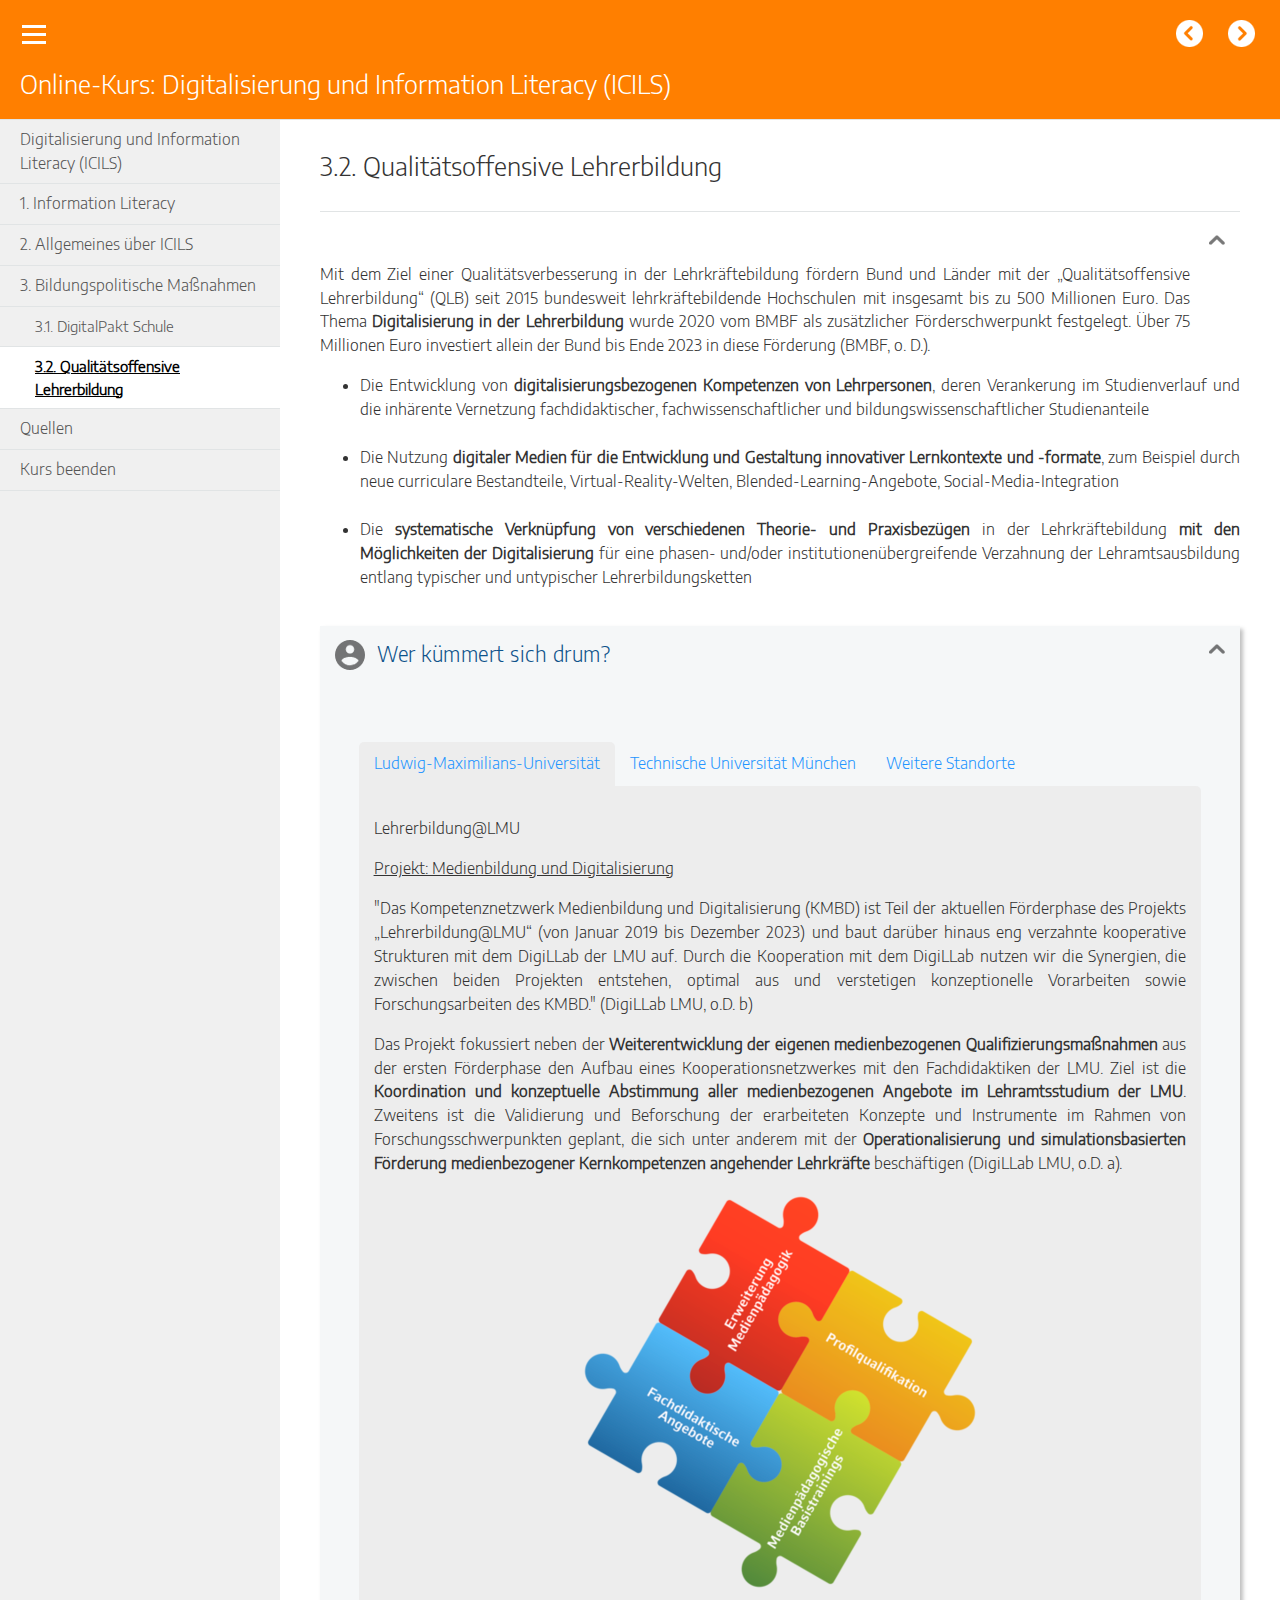
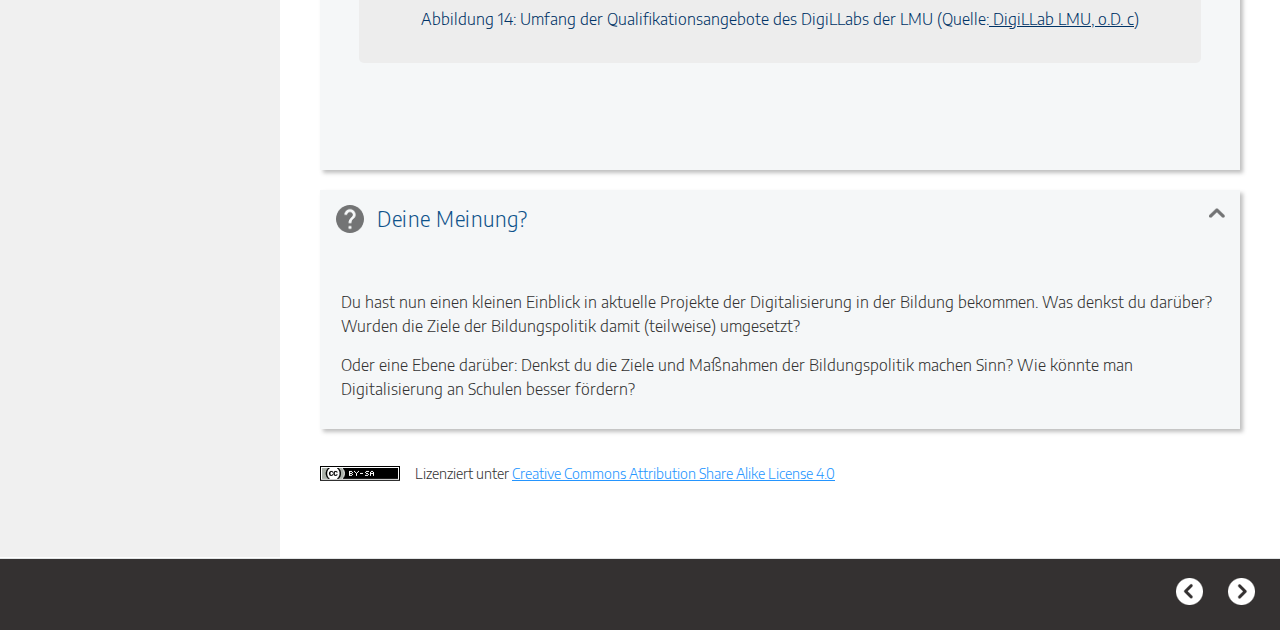
<file: 32_qualittsoffensive_lehrerbildung.html>
<!doctype html>
<html lang="de">
<head>
<link rel="stylesheet" type="text/css" href="base.css" />
<link rel="stylesheet" type="text/css" href="exe_effects.css" />
<link rel="stylesheet" type="text/css" href="content.css" />
<link rel="stylesheet" type="text/css" href="nav.css" />
<meta http-equiv="content-type" content="text/html;  charset=utf-8" />
<title>3.2. Qualitätsoffensive Lehrerbildung | Online-Kurs: Digitalisierung und Information Literacy (ICILS) </title>
<link rel="shortcut icon" href="favicon.ico" type="image/x-icon" />
<meta name="author" content="Siegel, V.; Haller, P.; A." />
<link rel="license" type="text/html" href="http://creativecommons.org/licenses/by-sa/4.0/" />
<meta name="generator" content="eXeLearning 2.7 - exelearning.net" />
<!--[if lt IE 9]><script type="text/javascript" src="exe_html5.js"></script><![endif]-->
<script type="text/javascript" src="exe_jquery.js"></script>
<script type="text/javascript" src="exe_effects.js"></script>
<script type="text/javascript" src="common_i18n.js"></script>
<script type="text/javascript" src="common.js"></script>
<link rel="stylesheet" type="text/css" href="udl-content.css" />
<script type="text/javascript" src="udl-content.js"></script>
<meta name="viewport" content="width=device-width, initial-scale=1" />
    </head>
<body class="exe-web-site" id="exe-node-63"><script type="text/javascript">document.body.className+=" js"</script>
<div id="content">
<p id="skipNav"><a href="#main" class="sr-av">Navigation überspringen</a></p>
<header id="header" ><div id="headerContent">Online-Kurs: Digitalisierung und Information Literacy (ICILS)</div></header>
<nav id="siteNav">
<ul>
   <li><a href="index.html" class="daddy main-node">Digitalisierung und Information Literacy (ICILS)</a></li>
   <li><a href="1_information_literacy.html" class="no-ch">1. Information Literacy</a></li>
   <li><a href="2_allgemeines_ber_icils.html" class="daddy">2. Allgemeines über ICILS</a>
   <ul class="other-section">
      <li><a href="21_wer_hat_alles_teilgenommen.html" class="no-ch">2.1. Wer hat alles teilgenommen?</a></li>
      <li><a href="22_computer_und_informationskompetenz.html" class="no-ch">2.2. Computer- und Informationskompetenz</a></li>
      <li><a href="23_erhebung_und_untersuchungsablauf.html" class="no-ch">2.3. Erhebung und Untersuchungsablauf</a></li>
      <li><a href="24_kompetenzmodell.html" class="no-ch">2.4. Kompetenzmodell</a></li>
      <li><a href="25_ausgewhlte_ergebnisse_der_icils.html" class="no-ch">2.5. Ausgewählte Ergebnisse der ICILS</a></li>
   </ul>
   </li>
   <li class="current-page-parent"><a href="3_bildungspolitische_manahmen.html" class="current-page-parent daddy">3. Bildungspolitische Maßnahmen</a>
   <ul>
      <li><a href="31_digitalpakt_schule.html" class="no-ch">3.1. DigitalPakt Schule</a></li>
      <li id="active"><a href="32_qualittsoffensive_lehrerbildung.html" class="active no-ch">3.2. Qualitätsoffensive Lehrerbildung</a></li>
   </ul>
   </li>
   <li><a href="quellen.html" class="no-ch">Quellen</a></li>
   <li><a href="kurs_beenden.html" class="no-ch">Kurs beenden</a></li>
</ul>
</nav>
<div id='topPagination'>
<nav class="pagination noprt">
<a href="31_digitalpakt_schule.html" class="prev"><span><span>&laquo; </span>Vorheriges</span></a> <span class="sep">| </span><a href="quellen.html" class="next"><span>Nächste<span> &raquo;</span></span></a>
</nav>
</div>
<div id="main-wrapper">
<section id="main">
<header id="nodeDecoration"><h1 id="nodeTitle">3.2. Qualitätsoffensive Lehrerbildung</h1></header>
<article class="iDevice_wrapper textIdevice" id="id300">
<div class="iDevice emphasis0" >
<div id="ta300_128_2" class="block iDevice_content">
<div class="exe-text"><p style="text-align: justify;">Mit dem Ziel einer Qualitätsverbesserung in der Lehrkräftebildung fördern Bund und Länder mit der „Qualitätsoffensive Lehrerbildung“ (QLB) seit 2015 bundesweit lehrkräftebildende Hochschulen mit insgesamt bis zu 500 Millionen Euro. Das Thema <strong>Digitalisierung in der Lehrerbildung</strong> wurde 2020 vom BMBF als zusätzlicher Förderschwerpunkt festgelegt. Über 75 Millionen Euro investiert allein der Bund bis Ende 2023 in diese Förderung (BMBF, o. D.).</p>
<ul>
<li style="text-align: justify;">Die Entwicklung von <strong>digitalisierungsbezogenen Kompetenzen von Lehrpersonen</strong>, deren Verankerung im Studienverlauf und die inhärente Vernetzung fachdidaktischer, fachwissenschaftlicher und bildungswissenschaftlicher Studienanteile <br /><br /></li>
<li style="text-align: justify;">Die Nutzung <strong>digitaler Medien für die Entwicklung und Gestaltung innovativer Lernkontexte und -formate</strong>, zum Beispiel durch neue curriculare Bestandteile, Virtual-Reality-Welten, Blended-Learning-Angebote, Social-Media-Integration<br /><br /></li>
<li style="text-align: justify;">Die <strong>systematische Verknüpfung von verschiedenen Theorie- und Praxisbezügen</strong> in der Lehrkräftebildung <strong>mit den Möglichkeiten der Digitalisierung</strong> für eine phasen- und/oder institutionenübergreifende Verzahnung der Lehramtsausbildung entlang typischer und untypischer Lehrerbildungsketten</li>
</ul></div>
</div>
</div>
</article>
<article class="iDevice_wrapper UDLcontentIdevice em_iDevice em_iDevice_account" id="id301">
<div class="iDevice emphasis1" >
<header class="iDevice_header" style="background-image:url(icon_account.png)"><h1 class="iDeviceTitle">Wer kümmert sich drum?</h1></header>
<div class="iDevice_inner">
<div class="iDevice_content_wrapper">
<div id="ta301_129_2" class="block iDevice_content">
<div class="exe-udlContent exe-udlContent-engagement"><section class="exe-udlContent-block"><div class="exe-udlContent-content"><div class="exe-udlContent-content-main"><div class="exe-fx exe-tabs">
<h2>Ludwig-Maximilians-Universität</h2>
<p>Lehrerbildung@LMU</p>
<p><span style="text-decoration: underline;">Projekt: Medienbildung und Digitalisierung</span></p>
<p style="text-align: justify;">"Das Kompetenznetzwerk Medienbildung und Digitalisierung (KMBD) ist Teil der aktuellen Förderphase des Projekts „Lehrerbildung@LMU“ (von Januar 2019 bis Dezember 2023) und baut darüber hinaus eng verzahnte kooperative Strukturen mit dem DigiLLab der LMU auf. Durch die Kooperation mit dem DigiLLab nutzen wir die Synergien, die zwischen beiden Projekten entstehen, optimal aus und verstetigen konzeptionelle Vorarbeiten sowie Forschungsarbeiten des KMBD." (DigiLLab LMU, o.D. b)</p>
<p style="text-align: justify;">Das Projekt fokussiert neben der <strong>Weiterentwicklung der eigenen medienbezogenen Qualifizierungsmaßnahmen</strong> aus der ersten Förderphase den Aufbau eines Kooperationsnetzwerkes mit den Fachdidaktiken der LMU. Ziel ist die<strong> Koordination und konzeptuelle Abstimmung aller medienbezogenen Angebote im Lehramtsstudium der LMU</strong>. Zweitens ist die Validierung und Beforschung der erarbeiteten Konzepte und Instrumente im Rahmen von Forschungsschwerpunkten geplant, die sich unter anderem mit der <strong>Operationalisierung und simulationsbasierten Förderung medienbezogener Kernkompetenzen angehender Lehrkräfte</strong> beschäftigen (DigiLLab LMU, o.D. a).&nbsp;</p>
<p><img src="puzzle-vollstaendig.png" width="400" height="400" alt="" style="display: block; margin-left: auto; margin-right: auto;"></p>
<p style="text-align: center;"><span style="color: #003366;">Abbildung 14: Umfang der Qualifikationsangebote des DigiLLabs der LMU (Quelle:<a href="https://www.digillab.mcls.uni-muenchen.de/lehrangebote/index.html" style="color: #003366;"> DigiLLab LMU, o.D. c</a>)</span></p>
<h2>Technische Universität München</h2>
<p>Teach@TUM&nbsp;</p>
<p><span style="text-decoration: underline;">Projekt: Toolbox Lehrerbildung</span></p>
<p style="text-align: justify;">Die „Qualitätsoffensive Lehrerbildung“ gilt als Exzellenzinitiative für das Lehramtsstudium. Das Programm der TUM School of Education verfolgt zwei Ziele: die Lehramtsausbildung nach wissenschaftlichen Erkenntnissen zu gestalten sowie Fachwissenschaft, Fachdidaktik, Erziehungswissenschaft und Schulpraxis der MINT-Fächer optimal miteinander zu verbinden.</p>
<p style="text-align: justify;">Das Projekt Teach@TUM strebt die Stärkung der Kompetenzorientierung und Evidenzbasierung der MINT Lehramtsstudiengänge an der TU München an. Es hat vier Komponenten, darunter die "<strong>Toolbox Lehrerbildung</strong>".</p>
<p style="text-align: justify;">Im Webportal „Toolbox Lehrerbildung“ findest du <strong>kostenlose Videos, die Situationen aus der Schulpraxis veranschaulichen, interaktive Visualisierungen von Fachinhalten und Aufgaben zur Überprüfung ihres Lernfortschritts</strong>. (Technische Universität München, o.D.)</p>
<p><img src="img1.png" width="900" height="449" alt="Lerntools Toolbox Lehrerbildung" style="display: block; margin-left: auto; margin-right: auto;"></p>
<p style="text-align: center;"><span style="color: #003366;">Abbildung 15: Lerntools der Toolbox Lehrerbildung der TUM&nbsp;(<a href="https://toolbox.edu.tum.de/" style="color: #003366;">Technische Universität München, o.D.</a>)</span></p>
<h2>Weitere Standorte</h2>
<p style="text-align: justify;">Hier siehst du eine Übersichtskarte weiterer Projektstandorte in Deutschland.&nbsp;Über <strong>85 Fördervorhaben und -teilvorhaben setzen sich mit verschiedenen Fragestellungen der Digitalisierung in der Lehrkräftebildung auseinander</strong>. Diese roten Vierecke weisen auf Forschungsprojekte außerhalb der Qualitätsoffensive Lehrerbildung (QLB) hin, die sich jedoch ebenfalls mit dem Thema Digitalisierung befassen (BMBF, o.D.).</p>
<p><img src="img2.png" width="613" height="700" alt="Landkarte " style="display: block; margin-left: auto; margin-right: auto;"></p>
<p style="text-align: center;"><span style="color: #003366;">Abbildung 16: Weiterere Projektstandorte der Qualitätsoffensive Lehrerbildung (Quelle: <a href="https://www.bmbf.de/SharedDocs/Publikationen/de/bmbf/3/31683_Perspektiven_zur_beruflichen_Lehrerkraeftebildung.pdf?__blob=publicationFile&amp;v=6" style="color: #003366;">BMBF, Jan. 2022, S.36</a>)</span></p>
</div>
<p><br><br></p></div></div></section></div>
</div>
</div>
</div>
</div>
</article>
<article class="iDevice_wrapper UDLcontentIdevice em_iDevice em_iDevice_question" id="id302">
<div class="iDevice emphasis1" >
<header class="iDevice_header" style="background-image:url(icon_question.png)"><h1 class="iDeviceTitle">Deine Meinung?</h1></header>
<div class="iDevice_inner">
<div class="iDevice_content_wrapper">
<div id="ta302_133_2" class="block iDevice_content">
<div class="exe-udlContent exe-udlContent-engagement"><section class="exe-udlContent-block"><div class="exe-udlContent-content"><div class="exe-udlContent-content-main"><p>Du hast nun einen kleinen Einblick in aktuelle Projekte der Digitalisierung in der Bildung bekommen. Was denkst du darüber? Wurden die Ziele der Bildungspolitik damit (teilweise) umgesetzt?&nbsp;</p>
<p>Oder eine Ebene darüber: Denkst du die Ziele und Maßnahmen der Bildungspolitik machen Sinn? Wie könnte man Digitalisierung an Schulen besser fördern?</p></div></div></section></div>
</div>
</div>
</div>
</div>
</article>
<div id="packageLicense" class="cc cc-by-sa">
<p><span>Lizenziert unter  </span> <a rel="license" href="http://creativecommons.org/licenses/by-sa/4.0/">Creative Commons Attribution Share Alike License 4.0</a></p>
</div>
</section>
</div>
<div id='bottomPagination'>
<nav class="pagination noprt">
<a href="31_digitalpakt_schule.html" class="prev"><span><span>&laquo; </span>Vorheriges</span></a> <span class="sep">| </span><a href="quellen.html" class="next"><span>Nächste<span> &raquo;</span></span></a>
</nav>
</div>
</div>
<script type="text/javascript" src="_style_js.js"></script></body></html>
</file>
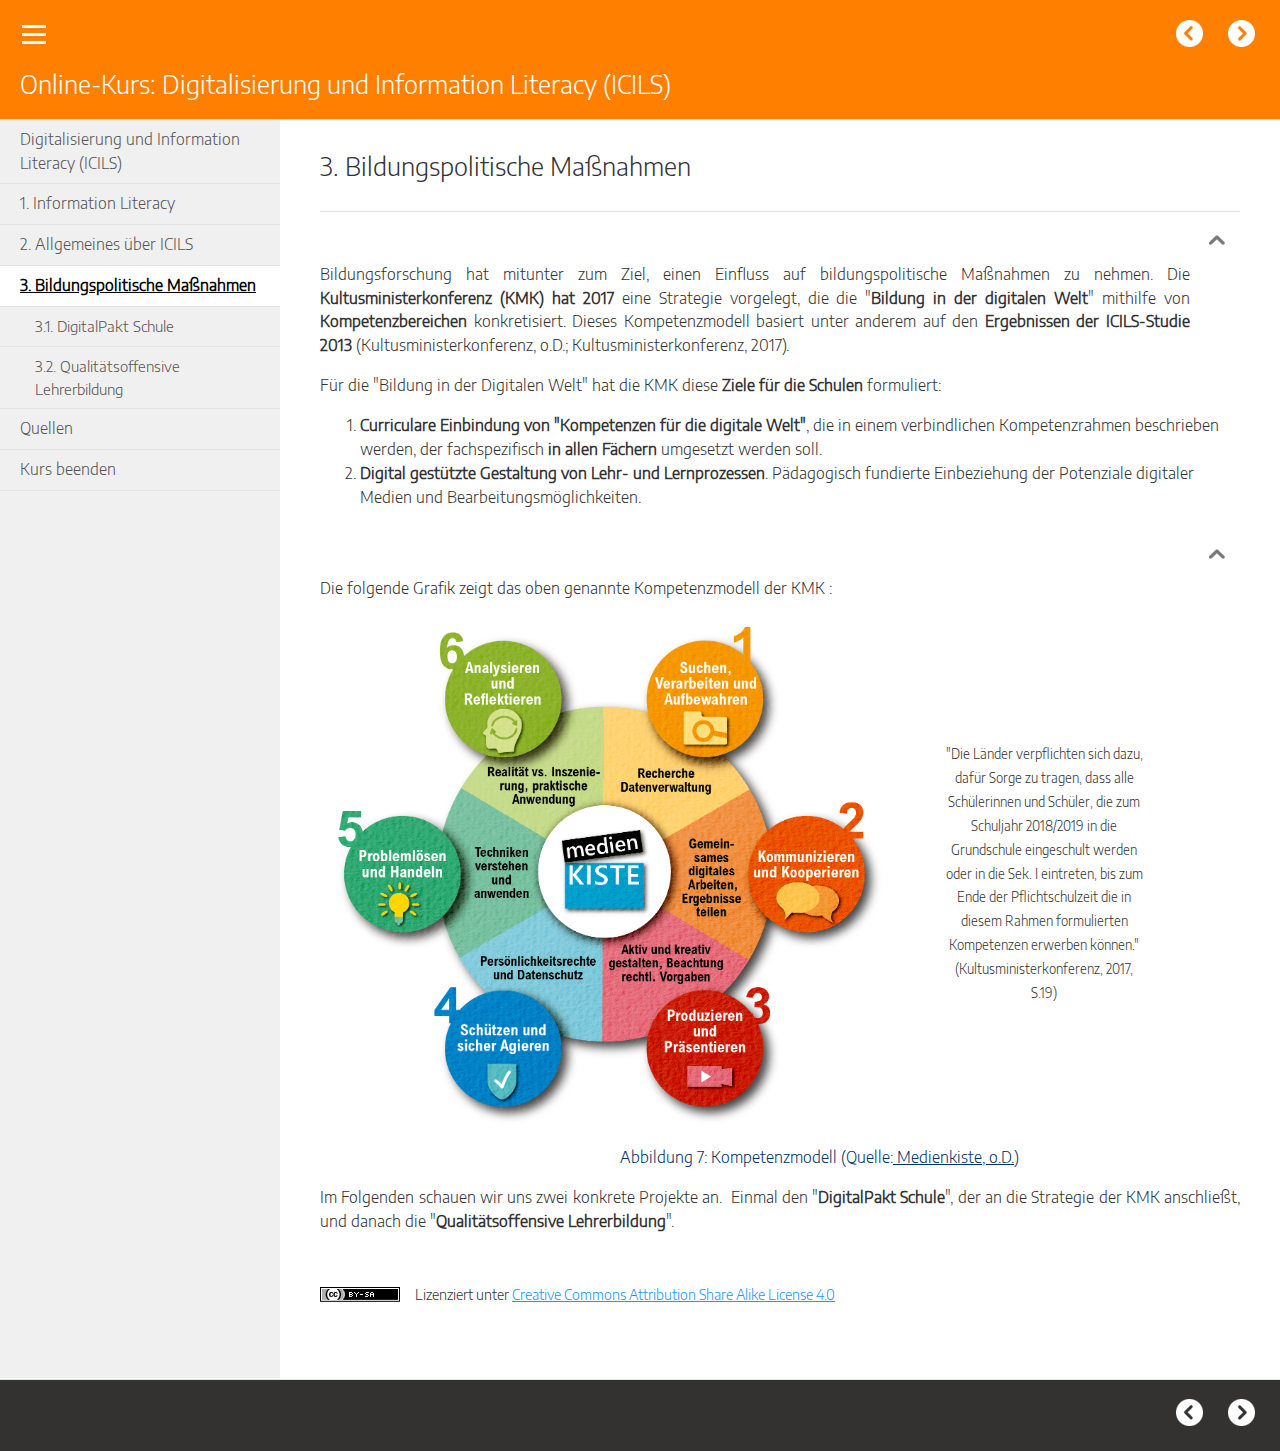
<file: 3_bildungspolitische_manahmen.html>
<!doctype html>
<html lang="de">
<head>
<link rel="stylesheet" type="text/css" href="base.css" />
<link rel="stylesheet" type="text/css" href="content.css" />
<link rel="stylesheet" type="text/css" href="nav.css" />
<meta http-equiv="content-type" content="text/html;  charset=utf-8" />
<title>3. Bildungspolitische Maßnahmen | Online-Kurs: Digitalisierung und Information Literacy (ICILS) </title>
<link rel="shortcut icon" href="favicon.ico" type="image/x-icon" />
<meta name="author" content="Siegel, V.; Haller, P.; A." />
<link rel="license" type="text/html" href="http://creativecommons.org/licenses/by-sa/4.0/" />
<meta name="generator" content="eXeLearning 2.7 - exelearning.net" />
<!--[if lt IE 9]><script type="text/javascript" src="exe_html5.js"></script><![endif]-->
<script type="text/javascript" src="exe_jquery.js"></script>
<script type="text/javascript" src="common_i18n.js"></script>
<script type="text/javascript" src="common.js"></script>
<meta name="viewport" content="width=device-width, initial-scale=1" />
    </head>
<body class="exe-web-site" id="exe-node-61"><script type="text/javascript">document.body.className+=" js"</script>
<div id="content">
<p id="skipNav"><a href="#main" class="sr-av">Navigation überspringen</a></p>
<header id="header" ><div id="headerContent">Online-Kurs: Digitalisierung und Information Literacy (ICILS)</div></header>
<nav id="siteNav">
<ul>
   <li><a href="index.html" class="daddy main-node">Digitalisierung und Information Literacy (ICILS)</a></li>
   <li><a href="1_information_literacy.html" class="no-ch">1. Information Literacy</a></li>
   <li><a href="2_allgemeines_ber_icils.html" class="daddy">2. Allgemeines über ICILS</a>
   <ul class="other-section">
      <li><a href="21_wer_hat_alles_teilgenommen.html" class="no-ch">2.1. Wer hat alles teilgenommen?</a></li>
      <li><a href="22_computer_und_informationskompetenz.html" class="no-ch">2.2. Computer- und Informationskompetenz</a></li>
      <li><a href="23_erhebung_und_untersuchungsablauf.html" class="no-ch">2.3. Erhebung und Untersuchungsablauf</a></li>
      <li><a href="24_kompetenzmodell.html" class="no-ch">2.4. Kompetenzmodell</a></li>
      <li><a href="25_ausgewhlte_ergebnisse_der_icils.html" class="no-ch">2.5. Ausgewählte Ergebnisse der ICILS</a></li>
   </ul>
   </li>
   <li id="active"><a href="3_bildungspolitische_manahmen.html" class="active daddy">3. Bildungspolitische Maßnahmen</a>
   <ul>
      <li><a href="31_digitalpakt_schule.html" class="no-ch">3.1. DigitalPakt Schule</a></li>
      <li><a href="32_qualittsoffensive_lehrerbildung.html" class="no-ch">3.2. Qualitätsoffensive Lehrerbildung</a></li>
   </ul>
   </li>
   <li><a href="quellen.html" class="no-ch">Quellen</a></li>
   <li><a href="kurs_beenden.html" class="no-ch">Kurs beenden</a></li>
</ul>
</nav>
<div id='topPagination'>
<nav class="pagination noprt">
<a href="25_ausgewhlte_ergebnisse_der_icils.html" class="prev"><span><span>&laquo; </span>Vorheriges</span></a> <span class="sep">| </span><a href="31_digitalpakt_schule.html" class="next"><span>Nächste<span> &raquo;</span></span></a>
</nav>
</div>
<div id="main-wrapper">
<section id="main">
<header id="nodeDecoration"><h1 id="nodeTitle">3. Bildungspolitische Maßnahmen</h1></header>
<article class="iDevice_wrapper textIdevice" id="id303">
<div class="iDevice emphasis0" >
<div id="ta303_123_2" class="block iDevice_content">
<div class="exe-text"><p style="text-align: justify;">Bildungsforschung hat mitunter zum Ziel, einen Einfluss auf bildungspolitische Maßnahmen zu nehmen. Die <strong>Kultusministerkonferenz (KMK) hat 2017</strong> eine Strategie vorgelegt, die die "<strong>Bildung in der digitalen Welt</strong>" mithilfe von <strong>Kompetenzbereichen</strong> konkretisiert. Dieses Kompetenzmodell basiert unter anderem auf den <strong>Ergebnissen der ICILS-Studie 2013 </strong>(Kultusministerkonferenz, o.D.; Kultusministerkonferenz, 2017). </p>
<p>Für die "Bildung in der Digitalen Welt" hat die KMK diese <strong>Ziele für die Schulen</strong> formuliert: </p>
<ol>
<li><strong>Curriculare Einbindung</strong> <strong>von "Kompetenzen für die digitale Welt"</strong>, die in einem verbindlichen Kompetenzrahmen beschrieben werden, der fachspezifisch <strong>in allen Fächern</strong> umgesetzt werden soll.</li>
<li><strong>Digital gestützte Gestaltung von Lehr- und Lernprozessen</strong>. Pädagogisch fundierte Einbeziehung der Potenziale digitaler Medien und Bearbeitungsmöglichkeiten.</li>
</ol></div>
</div>
</div>
</article>
<article class="iDevice_wrapper textIdevice" id="id304">
<div class="iDevice emphasis0" >
<div id="ta304_114_2" class="block iDevice_content">
<div class="exe-text"><p>Die folgende Grafik zeigt das oben genannte Kompetenzmodell der KMK :</p>
<table border="1" style="height: 296px; width: 100%; border-style: none;">
<tbody>
<tr style="height: 296px;">
<td style="width: 63.0963%; height: 296px; border-style: none;">
<div class="eb-image-figure"><img src="kmk_16.png" width="550" height="503" alt="Säulen der Medienkompetenz" style="display: block; margin-left: auto; margin-right: auto;" /></div>
</td>
<td style="width: 36.9037%; height: 296px; border-style: none;">
<blockquote>
<p style="text-align: center;"><span style="font-size: 10pt;">"Die Länder verpflichten sich dazu, dafür Sorge zu tragen, dass alle Schülerinnen und Schüler, die zum Schuljahr 2018/2019 in die Grundschule eingeschult werden oder in die Sek. I eintreten, bis zum Ende der Pflichtschulzeit die in diesem Rahmen formulierten Kompetenzen erwerben können." (Kultusministerkonferenz, 2017, S.19)</span></p>
</blockquote>
</td>
</tr>
</tbody>
</table>
<p style="padding-left: 300px;"><span style="color: #003366; font-size: 15.96px;">Abbildung 7: Kompetenzmodell (Quelle:</span><a href="https://medien-kiste.de/medienkompetenz/" style="color: #003366;"> Medienkiste, o.D.</a><span style="color: #003366; font-size: 15.96px;">)</span></p>
<p style="text-align: justify;">Im Folgenden schauen wir uns zwei konkrete Projekte an.  Einmal den "<strong>DigitalPakt Schule</strong>", der an die Strategie der KMK anschließt, und danach die "<strong>Qualitätsoffensive Lehrerbildung</strong>".  </p></div>
</div>
</div>
</article>
<div id="packageLicense" class="cc cc-by-sa">
<p><span>Lizenziert unter  </span> <a rel="license" href="http://creativecommons.org/licenses/by-sa/4.0/">Creative Commons Attribution Share Alike License 4.0</a></p>
</div>
</section>
</div>
<div id='bottomPagination'>
<nav class="pagination noprt">
<a href="25_ausgewhlte_ergebnisse_der_icils.html" class="prev"><span><span>&laquo; </span>Vorheriges</span></a> <span class="sep">| </span><a href="31_digitalpakt_schule.html" class="next"><span>Nächste<span> &raquo;</span></span></a>
</nav>
</div>
</div>
<script type="text/javascript" src="_style_js.js"></script></body></html>
</file>
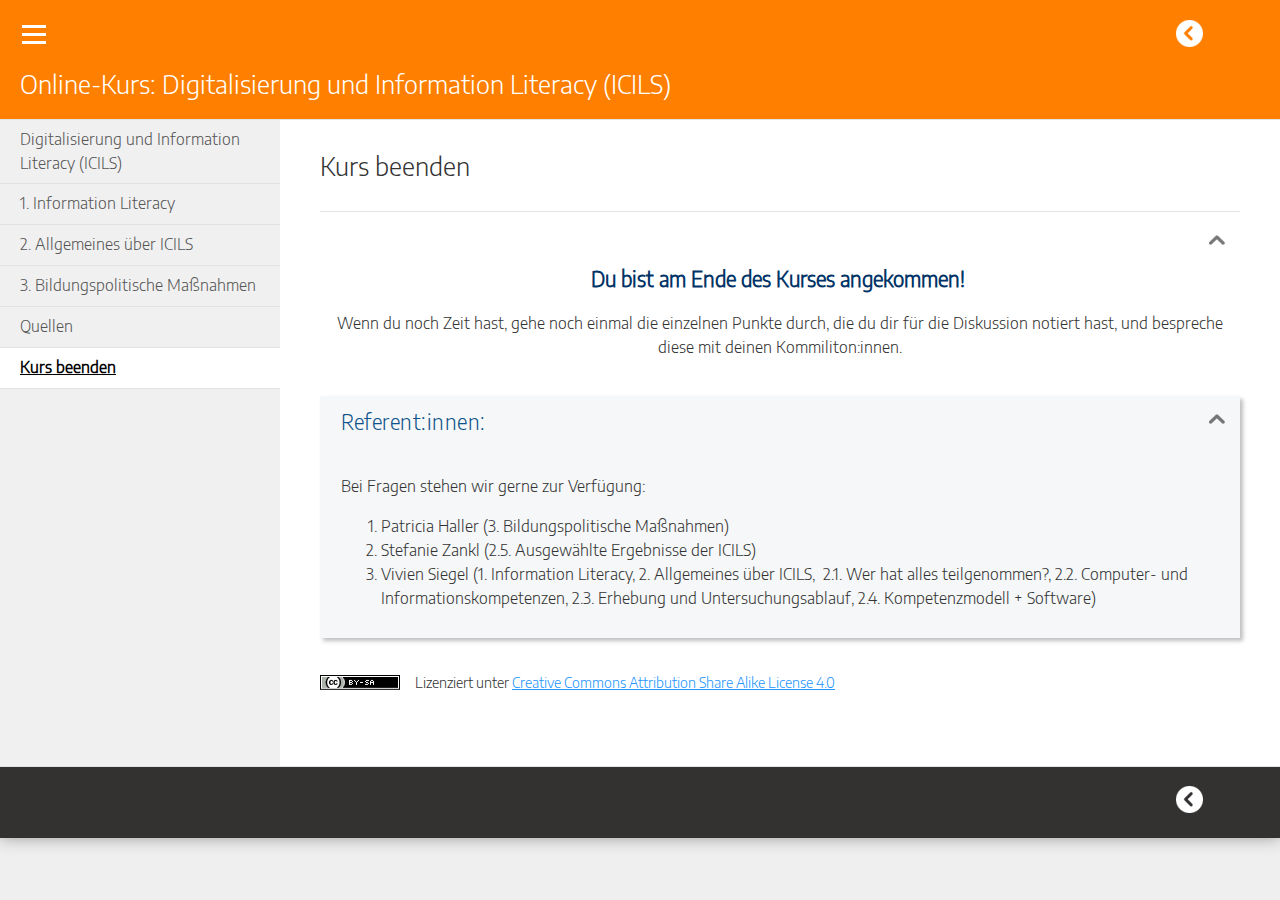
<file: kurs_beenden.html>
<!doctype html>
<html lang="de">
<head>
<link rel="stylesheet" type="text/css" href="base.css" />
<link rel="stylesheet" type="text/css" href="content.css" />
<link rel="stylesheet" type="text/css" href="nav.css" />
<meta http-equiv="content-type" content="text/html;  charset=utf-8" />
<title>Kurs beenden | Online-Kurs: Digitalisierung und Information Literacy (ICILS) </title>
<link rel="shortcut icon" href="favicon.ico" type="image/x-icon" />
<meta name="author" content="Siegel, V.; Haller, P.; A." />
<link rel="license" type="text/html" href="http://creativecommons.org/licenses/by-sa/4.0/" />
<meta name="generator" content="eXeLearning 2.7 - exelearning.net" />
<!--[if lt IE 9]><script type="text/javascript" src="exe_html5.js"></script><![endif]-->
<script type="text/javascript" src="exe_jquery.js"></script>
<script type="text/javascript" src="common_i18n.js"></script>
<script type="text/javascript" src="common.js"></script>
<meta name="viewport" content="width=device-width, initial-scale=1" />
    </head>
<body class="exe-web-site" id="exe-node-39"><script type="text/javascript">document.body.className+=" js"</script>
<div id="content">
<p id="skipNav"><a href="#main" class="sr-av">Navigation überspringen</a></p>
<header id="header" ><div id="headerContent">Online-Kurs: Digitalisierung und Information Literacy (ICILS)</div></header>
<nav id="siteNav">
<ul>
   <li><a href="index.html" class="daddy main-node">Digitalisierung und Information Literacy (ICILS)</a></li>
   <li><a href="1_information_literacy.html" class="no-ch">1. Information Literacy</a></li>
   <li><a href="2_allgemeines_ber_icils.html" class="daddy">2. Allgemeines über ICILS</a>
   <ul class="other-section">
      <li><a href="21_wer_hat_alles_teilgenommen.html" class="no-ch">2.1. Wer hat alles teilgenommen?</a></li>
      <li><a href="22_computer_und_informationskompetenz.html" class="no-ch">2.2. Computer- und Informationskompetenz</a></li>
      <li><a href="23_erhebung_und_untersuchungsablauf.html" class="no-ch">2.3. Erhebung und Untersuchungsablauf</a></li>
      <li><a href="24_kompetenzmodell.html" class="no-ch">2.4. Kompetenzmodell</a></li>
      <li><a href="25_ausgewhlte_ergebnisse_der_icils.html" class="no-ch">2.5. Ausgewählte Ergebnisse der ICILS</a></li>
   </ul>
   </li>
   <li><a href="3_bildungspolitische_manahmen.html" class="daddy">3. Bildungspolitische Maßnahmen</a>
   <ul class="other-section">
      <li><a href="31_digitalpakt_schule.html" class="no-ch">3.1. DigitalPakt Schule</a></li>
      <li><a href="32_qualittsoffensive_lehrerbildung.html" class="no-ch">3.2. Qualitätsoffensive Lehrerbildung</a></li>
   </ul>
   </li>
   <li><a href="quellen.html" class="no-ch">Quellen</a></li>
   <li id="active"><a href="kurs_beenden.html" class="active no-ch">Kurs beenden</a></li>
</ul>
</nav>
<div id='topPagination'>
<nav class="pagination noprt">
<a href="quellen.html" class="prev"><span><span>&laquo; </span>Vorheriges</span></a>
</nav>
</div>
<div id="main-wrapper">
<section id="main">
<header id="nodeDecoration"><h1 id="nodeTitle">Kurs beenden</h1></header>
<article class="iDevice_wrapper textIdevice" id="id92">
<div class="iDevice emphasis0" >
<div id="ta92_198_2" class="block iDevice_content">
<div class="exe-text"><h2 style="text-align: center;"><span style="color: #003366;">Du bist am Ende des Kurses angekommen! </span></h2>
<p style="text-align: center;">Wenn du noch Zeit hast, gehe noch einmal die einzelnen Punkte durch, die du dir für die Diskussion notiert hast, und bespreche diese mit deinen Kommiliton:innen.</p>
<p style="text-align: center;"></p>
<p style="text-align: left; padding-left: 60px;"></p></div>
</div>
</div>
</article>
<article class="iDevice_wrapper textIdevice em_iDevice" id="id100">
<div class="iDevice emphasis1" >
<header class="iDevice_header iDevice_header_noIcon"><h1 class="iDeviceTitle">Referent:innen:</h1></header>
<div class="iDevice_inner">
<div class="iDevice_content_wrapper">
<div id="ta100_310_2" class="block iDevice_content">
<div class="exe-text"><p>Bei Fragen stehen wir gerne zur Verfügung:</p>
<ol>
<li>Patricia Haller (3. Bildungspolitische Maßnahmen)</li>
<li>Stefanie Zankl (2.5. Ausgewählte Ergebnisse der ICILS)</li>
<li>Vivien Siegel (1. Information Literacy, 2. Allgemeines über ICILS,  2.1. Wer hat alles teilgenommen?, 2.2. Computer- und Informationskompetenzen, 2.3. Erhebung und Untersuchungsablauf, 2.4. Kompetenzmodell + Software)</li>
</ol></div>
</div>
</div>
</div>
</div>
</article>
<div id="packageLicense" class="cc cc-by-sa">
<p><span>Lizenziert unter  </span> <a rel="license" href="http://creativecommons.org/licenses/by-sa/4.0/">Creative Commons Attribution Share Alike License 4.0</a></p>
</div>
</section>
</div>
<div id='bottomPagination'>
<nav class="pagination noprt">
<a href="quellen.html" class="prev"><span><span>&laquo; </span>Vorheriges</span></a>
</nav>
</div>
</div>
<script type="text/javascript" src="_style_js.js"></script></body></html>
</file>
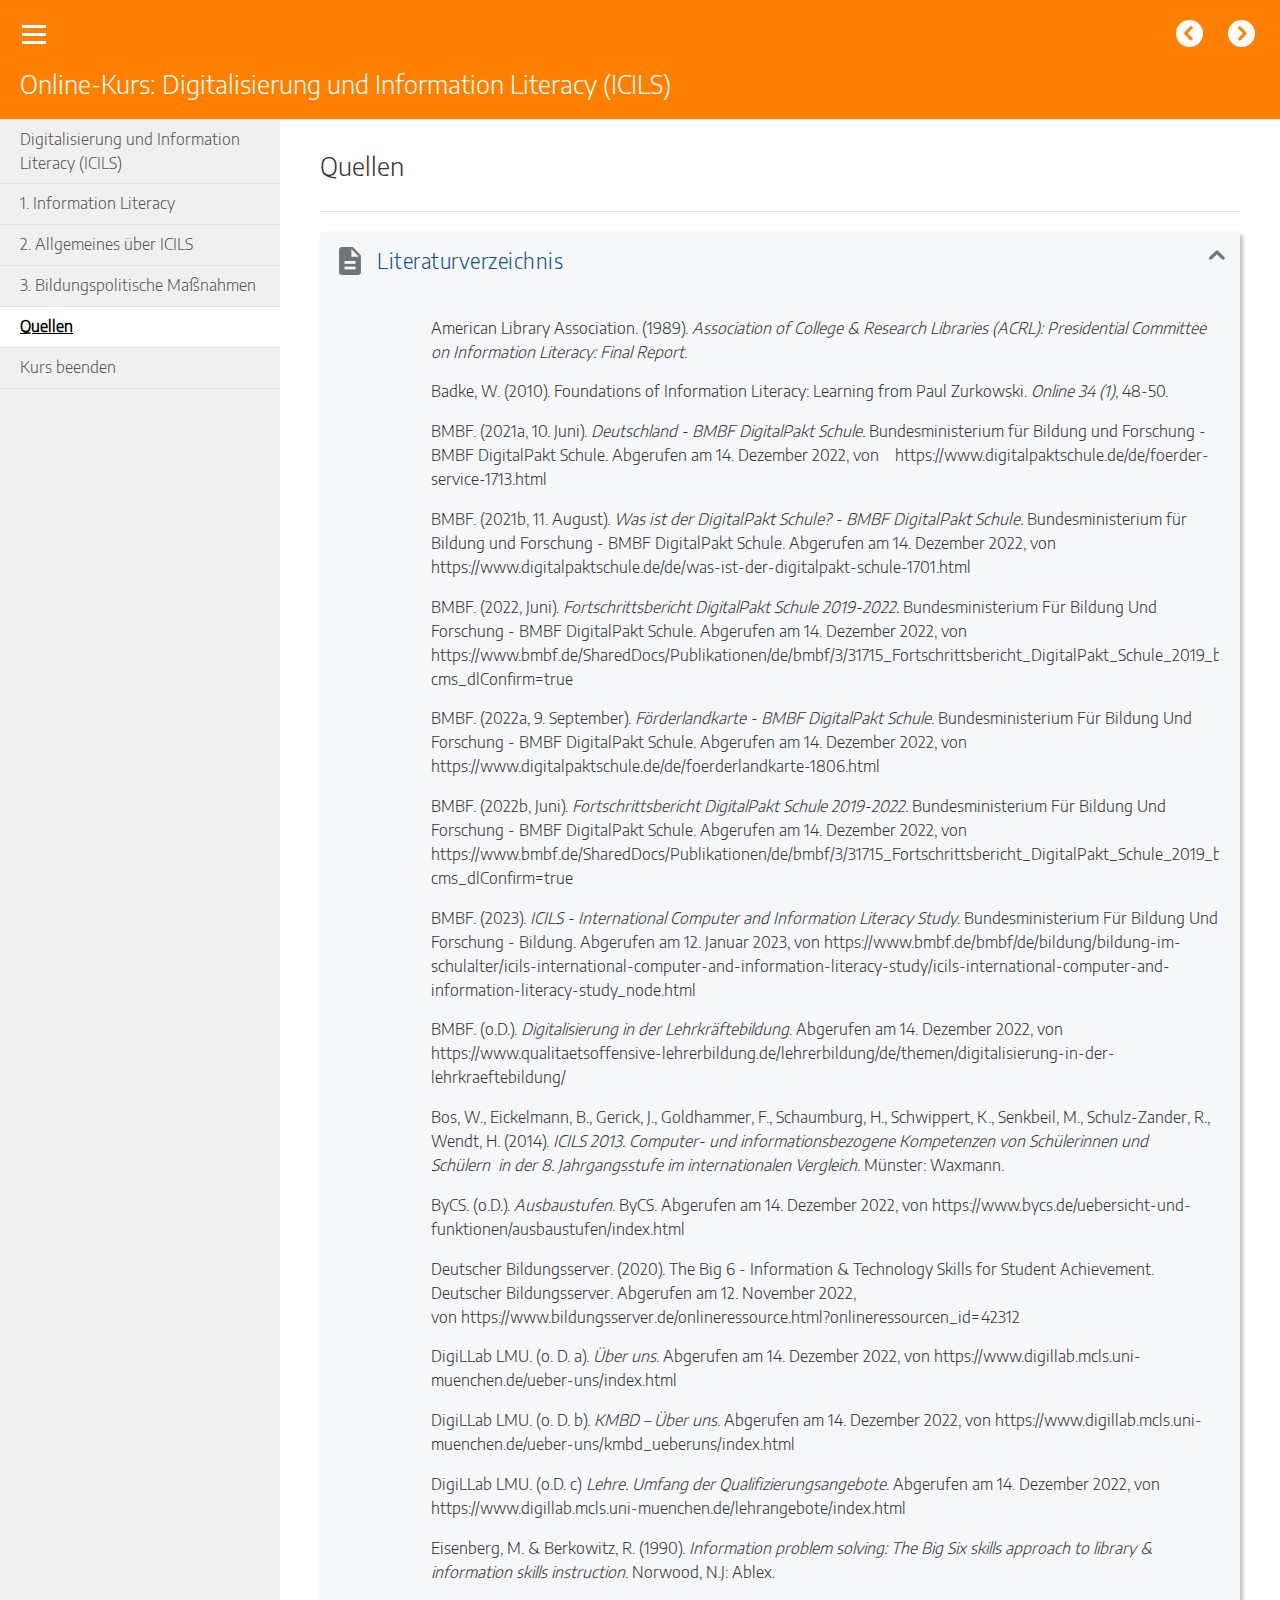
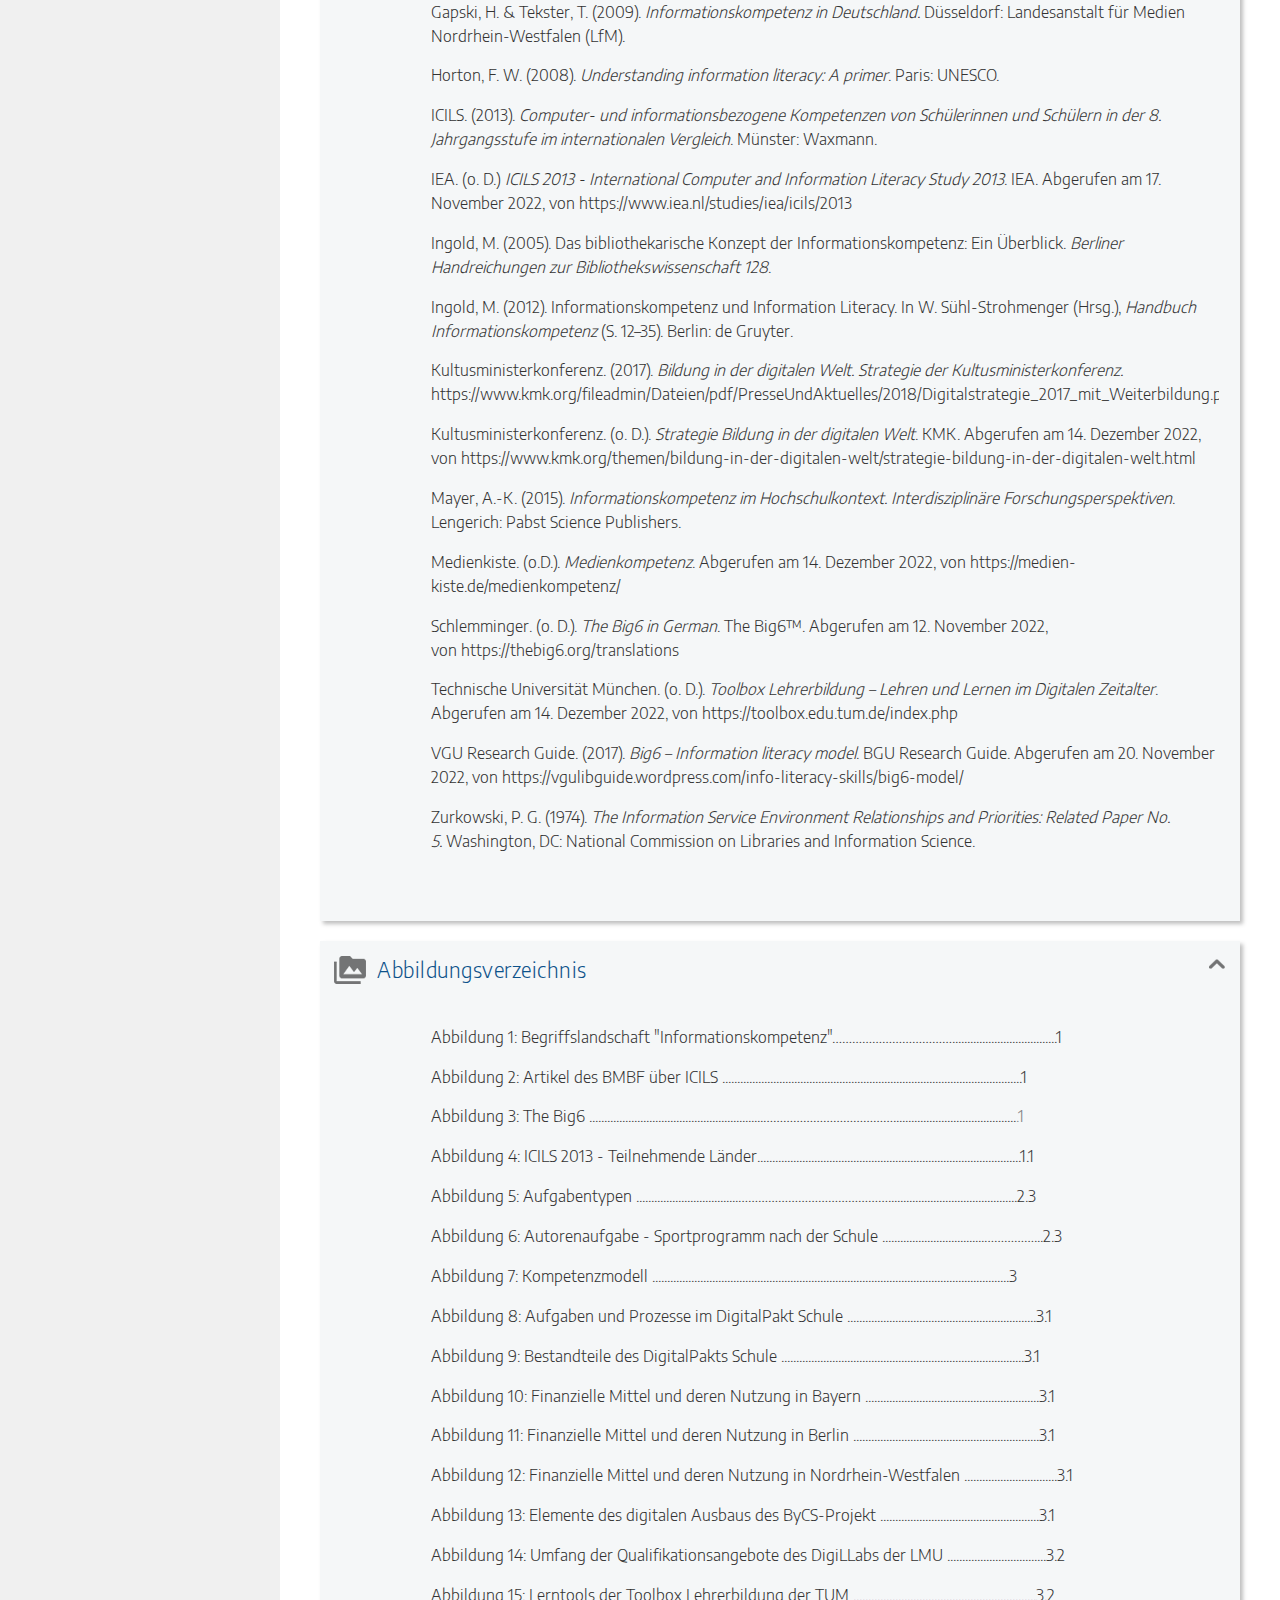
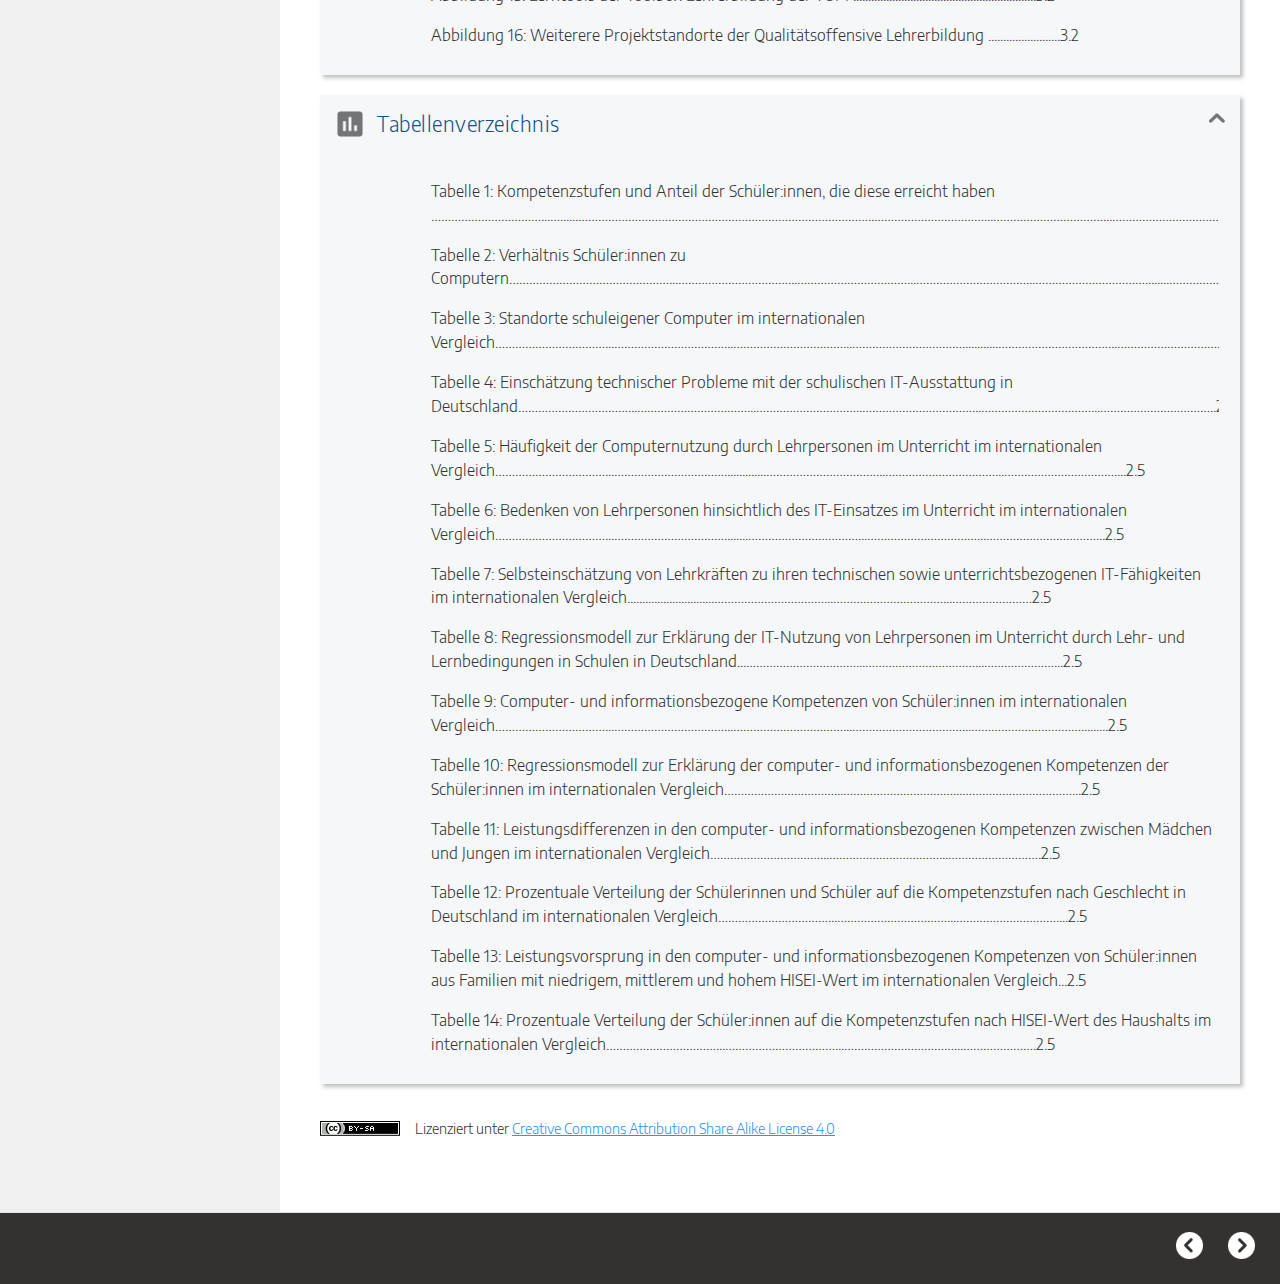
<file: quellen.html>
<!doctype html>
<html lang="de">
<head>
<link rel="stylesheet" type="text/css" href="base.css" />
<link rel="stylesheet" type="text/css" href="content.css" />
<link rel="stylesheet" type="text/css" href="nav.css" />
<meta http-equiv="content-type" content="text/html;  charset=utf-8" />
<title>Quellen | Online-Kurs: Digitalisierung und Information Literacy (ICILS) </title>
<link rel="shortcut icon" href="favicon.ico" type="image/x-icon" />
<meta name="author" content="Siegel, V.; Haller, P.; A." />
<link rel="license" type="text/html" href="http://creativecommons.org/licenses/by-sa/4.0/" />
<meta name="generator" content="eXeLearning 2.7 - exelearning.net" />
<!--[if lt IE 9]><script type="text/javascript" src="exe_html5.js"></script><![endif]-->
<script type="text/javascript" src="exe_jquery.js"></script>
<script type="text/javascript" src="common_i18n.js"></script>
<script type="text/javascript" src="common.js"></script>
<meta name="viewport" content="width=device-width, initial-scale=1" />
    </head>
<body class="exe-web-site" id="exe-node-40"><script type="text/javascript">document.body.className+=" js"</script>
<div id="content">
<p id="skipNav"><a href="#main" class="sr-av">Navigation überspringen</a></p>
<header id="header" ><div id="headerContent">Online-Kurs: Digitalisierung und Information Literacy (ICILS)</div></header>
<nav id="siteNav">
<ul>
   <li><a href="index.html" class="daddy main-node">Digitalisierung und Information Literacy (ICILS)</a></li>
   <li><a href="1_information_literacy.html" class="no-ch">1. Information Literacy</a></li>
   <li><a href="2_allgemeines_ber_icils.html" class="daddy">2. Allgemeines über ICILS</a>
   <ul class="other-section">
      <li><a href="21_wer_hat_alles_teilgenommen.html" class="no-ch">2.1. Wer hat alles teilgenommen?</a></li>
      <li><a href="22_computer_und_informationskompetenz.html" class="no-ch">2.2. Computer- und Informationskompetenz</a></li>
      <li><a href="23_erhebung_und_untersuchungsablauf.html" class="no-ch">2.3. Erhebung und Untersuchungsablauf</a></li>
      <li><a href="24_kompetenzmodell.html" class="no-ch">2.4. Kompetenzmodell</a></li>
      <li><a href="25_ausgewhlte_ergebnisse_der_icils.html" class="no-ch">2.5. Ausgewählte Ergebnisse der ICILS</a></li>
   </ul>
   </li>
   <li><a href="3_bildungspolitische_manahmen.html" class="daddy">3. Bildungspolitische Maßnahmen</a>
   <ul class="other-section">
      <li><a href="31_digitalpakt_schule.html" class="no-ch">3.1. DigitalPakt Schule</a></li>
      <li><a href="32_qualittsoffensive_lehrerbildung.html" class="no-ch">3.2. Qualitätsoffensive Lehrerbildung</a></li>
   </ul>
   </li>
   <li id="active"><a href="quellen.html" class="active no-ch">Quellen</a></li>
   <li><a href="kurs_beenden.html" class="no-ch">Kurs beenden</a></li>
</ul>
</nav>
<div id='topPagination'>
<nav class="pagination noprt">
<a href="32_qualittsoffensive_lehrerbildung.html" class="prev"><span><span>&laquo; </span>Vorheriges</span></a> <span class="sep">| </span><a href="kurs_beenden.html" class="next"><span>Nächste<span> &raquo;</span></span></a>
</nav>
</div>
<div id="main-wrapper">
<section id="main">
<header id="nodeDecoration"><h1 id="nodeTitle">Quellen</h1></header>
<article class="iDevice_wrapper textIdevice em_iDevice em_iDevice_description" id="id93">
<div class="iDevice emphasis1" >
<header class="iDevice_header" style="background-image:url(icon_description.png)"><h1 class="iDeviceTitle">Literaturverzeichnis</h1></header>
<div class="iDevice_inner">
<div class="iDevice_content_wrapper">
<div id="ta93_198_2" class="block iDevice_content">
<div class="exe-text"><p style="padding-left: 90px;">American Library Association. (1989). <em>Association of College &amp; Research Libraries (ACRL): Presidential Committee on Information Literacy: Final Report</em>.</p>
<p style="padding-left: 90px;">Badke, W. (2010). Foundations of Information Literacy: Learning from Paul Zurkowski. <em>Online 34 (1)</em>, 48-50.</p>
<p style="padding-left: 90px;">BMBF. (2021a, 10. Juni). <em>Deutschland - BMBF DigitalPakt Schule. </em>Bundesministerium für Bildung und Forschung - BMBF DigitalPakt Schule. Abgerufen am 14. Dezember 2022, von    https://www.digitalpaktschule.de/de/foerder-service-1713.html</p>
<p style="padding-left: 90px;">BMBF. (2021b, 11. August). <em style="font-size: 15.96px;">Was ist der DigitalPakt Schule?</em><span style="font-size: 15.96px;"> <em>- BMBF DigitalPakt Schule.</em> Bundesministerium für Bildung und Forschung - BMBF DigitalPakt Schule. Abgerufen am 14. Dezember 2022, von https://www.digitalpaktschule.de/de/was-ist-der-digitalpakt-schule-1701.html</span></p>
<p style="padding-left: 90px;">BMBF. (2022, Juni). <em>Fortschrittsbericht DigitalPakt Schule 2019-2022.</em> Bundesministerium Für Bildung Und Forschung - BMBF DigitalPakt Schule. Abgerufen am 14. Dezember 2022, von https://www.bmbf.de/SharedDocs/Publikationen/de/bmbf/3/31715_Fortschrittsbericht_DigitalPakt_Schule_2019_bis_2022.html?cms_dlConfirm=true</p>
<p style="padding-left: 90px;">BMBF. (2022a, 9. September). <em>Förderlandkarte - BMBF DigitalPakt Schule</em>. Bundesministerium Für Bildung Und Forschung - BMBF DigitalPakt Schule. Abgerufen am 14. Dezember 2022, von https://www.digitalpaktschule.de/de/foerderlandkarte-1806.html</p>
<p style="padding-left: 90px;">BMBF. (2022b, Juni).<em> Fortschrittsbericht DigitalPakt Schule 2019-2022.</em> Bundesministerium Für Bildung Und Forschung - BMBF DigitalPakt Schule. Abgerufen am 14. Dezember 2022, von https://www.bmbf.de/SharedDocs/Publikationen/de/bmbf/3/31715_Fortschrittsbericht_DigitalPakt_Schule_2019_bis_2022.html?cms_dlConfirm=true</p>
<p style="padding-left: 90px;">BMBF. (2023). <em>ICILS - International Computer and Information Literacy Study</em>. Bundesministerium Für Bildung Und Forschung - Bildung. Abgerufen am 12. Januar 2023, von https://www.bmbf.de/bmbf/de/bildung/bildung-im-schulalter/icils-international-computer-and-information-literacy-study/icils-international-computer-and-information-literacy-study_node.html</p>
<p style="padding-left: 90px;">BMBF. (o.D.). <em>Digitalisierung in der Lehrkräftebildung</em>. Abgerufen am 14. Dezember 2022, von https://www.qualitaetsoffensive-lehrerbildung.de/lehrerbildung/de/themen/digitalisierung-in-der-lehrkraeftebildung/</p>
<p style="padding-left: 90px;">Bos, W., Eickelmann, B., Gerick, J., Goldhammer, F., Schaumburg, H., Schwippert, K., Senkbeil, M., Schulz-Zander, R., Wendt, H. (2014).<em> ICILS 2013. Computer- und informationsbezogene Kompetenzen von Schülerinnen und Schülern  in der 8. Jahrgangsstufe im internationalen Vergleich</em>. Münster: Waxmann.</p>
<p style="padding-left: 90px;">ByCS. (o.D.). <em>Ausbaustufen</em>. ByCS. Abgerufen am 14. Dezember 2022, von https://www.bycs.de/uebersicht-und-funktionen/ausbaustufen/index.html</p>
<p style="padding-left: 90px;">Deutscher Bildungsserver. (2020). The Big 6 - Information &amp; Technology Skills for Student Achievement. Deutscher Bildungsserver. Abgerufen am 12. November 2022, von https://www.bildungsserver.de/onlineressource.html?onlineressourcen_id=42312 </p>
<p style="padding-left: 90px;">DigiLLab LMU. (o. D. a). <em>Über uns</em>. Abgerufen am 14. Dezember 2022, von https://www.digillab.mcls.uni-muenchen.de/ueber-uns/index.html</p>
<p style="padding-left: 90px;">DigiLLab LMU. (o. D. b). <em>KMBD – Über uns</em>. Abgerufen am 14. Dezember 2022, von https://www.digillab.mcls.uni-muenchen.de/ueber-uns/kmbd_ueberuns/index.html</p>
<p style="padding-left: 90px;">DigiLLab LMU. (o.D. c) <em>Lehre. Umfang der Qualifizierungsangebote</em>. Abgerufen am 14. Dezember 2022, von https://www.digillab.mcls.uni-muenchen.de/lehrangebote/index.html</p>
<p style="padding-left: 90px;">Eisenberg, M. &amp; Berkowitz, R. (1990). <em>Information problem solving: The Big Six skills approach to library &amp; information skills instruction</em>. Norwood, N.J: Ablex.</p>
<p style="padding-left: 90px;">Gapski, H. &amp; Tekster, T. (2009).<em> Informationskompetenz in Deutschland.</em> Düsseldorf: Landesanstalt für Medien Nordrhein-Westfalen (LfM).</p>
<p style="padding-left: 90px;">Horton, F. W. (2008).<em> Understanding information literacy: A primer</em>. Paris: UNESCO.</p>
<p style="padding-left: 90px;">ICILS. (2013). <em>Computer- und informationsbezogene Kompetenzen von Schülerinnen und Schülern in der 8. Jahrgangsstufe im internationalen Vergleich</em>. Münster: Waxmann.</p>
<p style="padding-left: 90px;">IEA. (o. D.) <em>ICILS 2013 - International Computer and Information Literacy Study 2013</em>. IEA. Abgerufen am 17. November 2022, von https://www.iea.nl/studies/iea/icils/2013</p>
<p style="padding-left: 90px;">Ingold, M. (2005). Das bibliothekarische Konzept der Informationskompetenz: Ein Überblick. <em>Berliner Handreichungen zur Bibliothekswissenschaft 128</em>.</p>
<p style="padding-left: 90px;">Ingold, M. (2012). Informationskompetenz und Information Literacy. In W. Sühl-Strohmenger (Hrsg.), <em>Handbuch Informationskompetenz</em> (S. 12–35). Berlin: de Gruyter.</p>
<p style="padding-left: 90px;">Kultusministerkonferenz. (2017). <em>Bildung in der digitalen Welt. Strategie der Kultusministerkonferenz.</em> https://www.kmk.org/fileadmin/Dateien/pdf/PresseUndAktuelles/2018/Digitalstrategie_2017_mit_Weiterbildung.pdf</p>
<p style="padding-left: 90px;">Kultusministerkonferenz. (o. D.). <em>Strategie Bildung in der digitalen Welt</em>. KMK. Abgerufen am 14. Dezember 2022, von https://www.kmk.org/themen/bildung-in-der-digitalen-welt/strategie-bildung-in-der-digitalen-welt.html</p>
<p style="padding-left: 90px;">Mayer, A.-K. (2015). <em>Informationskompetenz im Hochschulkontext. Interdisziplinäre Forschungsperspektiven</em>. Lengerich: Pabst Science Publishers.</p>
<p style="padding-left: 90px;">Medienkiste. (o.D.). <em>Medienkompetenz</em>. Abgerufen am 14. Dezember 2022, von https://medien-kiste.de/medienkompetenz/</p>
<p style="padding-left: 90px;">Schlemminger. (o. D.). <em>The Big6 in German</em>. The Big6™. Abgerufen am 12. November 2022, von https://thebig6.org/translations</p>
<p style="padding-left: 90px;">Technische Universität München. (o. D.). <em>Toolbox Lehrerbildung – Lehren und Lernen im Digitalen Zeitalter</em>. Abgerufen am 14. Dezember 2022, von https://toolbox.edu.tum.de/index.php</p>
<p style="padding-left: 90px;">VGU Research Guide. (2017). <em>Big6 – Information literacy model</em>. BGU Research Guide. Abgerufen am 20. November 2022, von https://vgulibguide.wordpress.com/info-literacy-skills/big6-model/</p>
<p style="padding-left: 90px;">Zurkowski, P. G. (1974). <em>The Information Service Environment Relationships and Priorities: Related Paper No. 5.</em> Washington, DC: National Commission on Libraries and Information Science.</p>
<p> </p></div>
</div>
</div>
</div>
</div>
</article>
<article class="iDevice_wrapper textIdevice em_iDevice em_iDevice_media" id="id94">
<div class="iDevice emphasis1" >
<header class="iDevice_header" style="background-image:url(icon_media.png)"><h1 class="iDeviceTitle">Abbildungsverzeichnis</h1></header>
<div class="iDevice_inner">
<div class="iDevice_content_wrapper">
<div id="ta94_199_2" class="block iDevice_content">
<div class="exe-text"><p style="padding-left: 90px;">Abbildung 1: Begriffslandschaft "Informationskompetenz"………………………………...................................1</p>
<p style="padding-left: 90px;">Abbildung 2: Artikel des BMBF über ICILS ....................................................................................................1</p>
<p style="padding-left: 90px;">Abbildung 3: The Big6 ..........................................................………………………………….........................................<span style="color: #808080;">.1</span></p>
<p style="padding-left: 90px;">Abbildung 4: ICILS 2013 - Teilnehmende Länder........................................................................................1.1</p>
<p style="padding-left: 90px;">Abbildung 5: Aufgabentypen ..................................………………………………………...........................................2.3</p>
<p style="padding-left: 90px;">Abbildung 6: Autorenaufgabe - Sportprogramm nach der Schule ..................................……………...2.3</p>
<p style="padding-left: 90px;">Abbildung 7: Kompetenzmodell .......................................................................................................................3</p>
<p style="padding-left: 90px;">Abbildung 8: Aufgaben und Prozesse im DigitalPakt Schule ...............................................................3.1</p>
<p style="padding-left: 90px;">Abbildung 9: Bestandteile des DigitalPakts Schule .................................................................................3.1</p>
<p style="padding-left: 90px;">Abbildung 10: Finanzielle Mittel und deren Nutzung in Bayern ..........................................................3.1</p>
<p style="padding-left: 90px;">Abbildung 11: Finanzielle Mittel und deren Nutzung in Berlin ..............................................................3.1</p>
<p style="padding-left: 90px;">Abbildung 12: Finanzielle Mittel und deren Nutzung in Nordrhein-Westfalen ...............................3.1</p>
<p style="padding-left: 90px;">Abbildung 13: Elemente des digitalen Ausbaus des ByCS-Projekt .....................................................3.1</p>
<p style="padding-left: 90px;">Abbildung 14: Umfang der Qualifikationsangebote des DigiLLabs der LMU .................................3.2</p>
<p style="padding-left: 90px;">Abbildung 15: Lerntools der Toolbox Lehrerbildung der TUM .............................................................3.2</p>
<p style="padding-left: 90px;">Abbildung 16: Weiterere Projektstandorte der Qualitätsoffensive Lehrerbildung ........................3.2</p>
<p style="padding-left: 90px;"></p>
<p style="padding-left: 90px;"></p>
<p style="padding-left: 90px;"></p>
<p style="padding-left: 90px;"></p>
<p style="padding-left: 90px;"></p>
<p style="padding-left: 90px;"></p>
<p style="padding-left: 90px;"></p>
<p style="padding-left: 90px;"></p></div>
</div>
</div>
</div>
</div>
</article>
<article class="iDevice_wrapper textIdevice em_iDevice em_iDevice_assessment" id="id95">
<div class="iDevice emphasis1" >
<header class="iDevice_header" style="background-image:url(icon_assessment.png)"><h1 class="iDeviceTitle">Tabellenverzeichnis</h1></header>
<div class="iDevice_inner">
<div class="iDevice_content_wrapper">
<div id="ta95_200_2" class="block iDevice_content">
<div class="exe-text"><p style="padding-left: 90px;">Tabelle 1: Kompetenzstufen und Anteil der Schüler:innen, die diese erreicht haben ……………………………...…......……………………………………………………………………………..……………………………...……………………………...…………………………….2.4</p>
<p style="padding-left: 90px;">Tabelle 2: Verhältnis Schüler:innen zu Computern…………………………………………...……………………………...……………………………...……………………………...……………………………........……………………………...……………………………...……………………………..2.5</p>
<p style="padding-left: 90px;">Tabelle 3: Standorte schuleigener Computer im internationalen Vergleich……………………………...……………………………...……………………………...……………………………............……………………………...……………………………...……………………………..2.5</p>
<p style="padding-left: 90px;">Tabelle 4: Einschätzung technischer Probleme mit der schulischen IT-Ausstattung in Deutschland……………………………...……………………………...…………………………..……………………………...……………………………...……………………………..2.5</p>
<p style="padding-left: 90px;">Tabelle 5: Häufigkeit der Computernutzung durch Lehrpersonen im Unterricht im internationalen Vergleich……………………………...……………………………..............……………………………...……………………………...……………………………....2.5</p>
<p style="padding-left: 90px;">Tabelle 6: Bedenken von Lehrpersonen hinsichtlich des IT-Einsatzes im Unterricht im internationalen Vergleich……………………………...……………………………........……………………………...……………………………...……………………………...2.5</p>
<p style="padding-left: 90px;">Tabelle 7: Selbsteinschätzung von Lehrkräften zu ihren technischen sowie unterrichtsbezogenen IT-Fähigkeiten im internationalen Vergleich.............................……………………………...……………………………...……………………2.5</p>
<p style="padding-left: 90px;">Tabelle 8: Regressionsmodell zur Erklärung der IT-Nutzung von Lehrpersonen im Unterricht durch Lehr- und Lernbedingungen in Schulen in Deutschland...……………………………...……………………………...…………………...2.5</p>
<p style="padding-left: 90px;">Tabelle 9: Computer- und informationsbezogene Kompetenzen von Schüler:innen im internationalen Vergleich……………………………...……………………………...……………………………...……………………………...…………………………….........2.5</p>
<p style="padding-left: 90px;">Tabelle 10: Regressionsmodell zur Erklärung der computer- und informationsbezogenen Kompetenzen der Schüler:innen im internationalen Vergleich……………………………...……………………………...……………………………...2.5</p>
<p style="padding-left: 90px;">Tabelle 11: Leistungsdifferenzen in den computer- und informationsbezogenen Kompetenzen zwischen Mädchen und Jungen im internationalen Vergleich……………………………...……………………………...……………………….2.5</p>
<p style="padding-left: 90px;">Tabelle 12: Prozentuale Verteilung der Schülerinnen und Schüler auf die Kompetenzstufen nach Geschlecht in Deutschland im internationalen Vergleich……………………………...……………………………...…………………………....2.5</p>
<p style="padding-left: 90px;">Tabelle 13: Leistungsvorsprung in den computer- und informationsbezogenen Kompetenzen von Schüler:innen aus Familien mit niedrigem, mittlerem und hohem HISEI-Wert im internationalen Vergleich...2.5</p>
<p style="padding-left: 90px;">Tabelle 14: Prozentuale Verteilung der Schüler:innen auf die Kompetenzstufen nach HISEI-Wert des Haushalts im internationalen Vergleich……………………………...……………………………...……………………………...………………….2.5</p></div>
</div>
</div>
</div>
</div>
</article>
<div id="packageLicense" class="cc cc-by-sa">
<p><span>Lizenziert unter  </span> <a rel="license" href="http://creativecommons.org/licenses/by-sa/4.0/">Creative Commons Attribution Share Alike License 4.0</a></p>
</div>
</section>
</div>
<div id='bottomPagination'>
<nav class="pagination noprt">
<a href="32_qualittsoffensive_lehrerbildung.html" class="prev"><span><span>&laquo; </span>Vorheriges</span></a> <span class="sep">| </span><a href="kurs_beenden.html" class="next"><span>Nächste<span> &raquo;</span></span></a>
</nav>
</div>
</div>
<script type="text/javascript" src="_style_js.js"></script></body></html>
</file>
<file: base.css>
/*
eXe
Copyright 2004-2006, University of Auckland
Copyright 2004-2007 eXe Project, New Zealand Tertiary Education Commission
base style sheet for all themes
*/
body{margin:0;padding:0 10px 10px 10px;font-family:arial,verdana,helvetica,sans-serif;font-size:.8em}#header{text-align:left;height:50px;padding-left:20px;font-size:2.2em;font-weight:bold}a{text-decoration:none}a:hover,a:focus{text-decoration:underline}img.submit,img.help,img.info,img.gallery{border:0}li{list-style-position:inside}#nodeDecoration{padding:.1em;border-bottom:0;text-align:right}.block,.feedback{display:block;padding-top:.25em;padding-bottom:.25em}.feedback{font-family:times,serif;font-size:120%}.feedback-button p{margin:0}.emphasis0{padding-left:0;margin:0}.iDeviceTitle{font-weight:bold;position:relative;top:-18px}input.feedbackbutton{margin-top:10px;margin-bottom:10px}.popupDiv{background-color:#EDEFF0;border:2px solid #607489;padding:0 4px 4px 4px;margin-left:15px;text-align:left;z-index:99;border-radius:3px}.popupDivLabel{text-align:center;font:message-box;font-weight:bold;color:#fff;cursor:move;margin:0 -4px;background-image:url(popup_bg.gif)}@media print{.feedback{display:block!important}.feedback.iDevice_solution a{text-decoration:none;color:inherit}.iDevice_solution li span{display:none}div.node,article.node{page-break-after:always}.external-iframe{display:none}.external-iframe-src{display:block!important;margin:2em 0;font-size:.95em;text-align:center}}.external-iframe{border:0}.iDevice a,#siteFooter a,#packageLicense a,.toggle-idevice a{text-decoration:underline}.iDevice a:hover,#siteFooter a:hover,#packageLicense a:hover,.toggle-idevice a:hover{text-decoration:none}.pre-code{background:#112C4A;color:#E7ECF1;font-family:Monaco,Courier,monospace;border-radius:9px;font-size:12px;margin:2em 1em;overflow:auto;padding:20px}.iDevice_content{position:relative;max-width:100%}.exe-epub3 .iDevice_content{position:static}.iDevice_header{background-position:0 50%;background-repeat:no-repeat}.iDevice_header.iDevice_header_noIcon{background-image:none;padding:5px 0}.TrueFalseIdevice label{white-space:nowrap;margin-right:1em;line-height:1.7em}.exe-dl{margin-bottom:2em;margin-left:1.5em}.exe-dl dt{font-weight:bold}.exe-dl dd{margin:1em 1.5em}.js .exe-dl dt{margin:1.2em 0 0 0}.exe-dl dt a{text-decoration:underline}.exe-dl .icon,.exe-dl-toggler a{display:block;width:20px;height:20px;font-size:1.2em;margin-right:1em;line-height:20px;text-align:center;float:left;border-radius:2px;position:relative}.exe-dl-toggler{height:20px;margin:1.5em}.exe-dl-toggler a{margin-left:0;font-weight:bold}.js .exe-dl dd{display:none;padding-left:0;margin:1em 1em 1em 37px}.exe-math{margin:2em 0}.exe-math,.MathJax_Display{text-align:left!important}.exe-math.position-center,.position-center .MathJax_Display,[style*="text-align: center"] .MathJax_Display{text-align:center!important}.exe-math.position-right,.position-right .MathJax_Display,[style*="text-align: right"] .MathJax_Display{text-align:right!important}.js .show-image .exe-math-code,.js .show-code .exe-math-img{display:none}.exe-math-links{font-size:.85em}.exe-figure{margin:2em 0;max-width:100%}.position-center{margin:2em auto}.position-right{margin:2em 0 2em auto}.float-left{float:left;margin:.5em 1.5em 1em 0}.float-right{float:right;margin:.5em 0 1em 2em}.figcaption{padding-top:.2em}.figcaption.header{padding-top:0;padding-bottom:.2em}.exe-layout-2-cols,.exe-layout-3-cols{width:100%}.exe-layout-2-cols .exe-col{float:left;width:49%}.exe-layout-2-cols .exe-col-1{padding-right:1%}.exe-layout-2-cols .exe-col-2{padding-left:1%}.exe-layout-2-30-70 .exe-col{width:69%}.exe-layout-2-30-70 .exe-col-1{width:29%}.exe-layout-2-70-30 .exe-col{width:29%}.exe-layout-2-70-30 .exe-col-1{width:69%}.exe-layout-3-cols .exe-col{float:left;width:32%}.exe-layout-3-cols .exe-col-1,.exe-layout-3-cols .exe-col-2{padding-right:2%}.exe-block-warning{background:#FCF8E3;color:#796034;border:1px solid #FAEBCC;padding:0 1em;border-radius:4px}p.exe-block-warning{padding:1em}.exe-block-alert{background:#ffc;color:#855000;border:1px solid #FFF099;padding:0 1em;border-radius:4px}p.exe-block-alert{padding:1em}.exe-block-danger{background:#FEF0EF;color:#973C3B;border:1px solid #F3DADD;padding:0 1em;border-radius:4px}p.exe-block-danger{padding:1em}.exe-block-info{background:#E1F1F9;color:#2B627D;border:1px solid #C9EDF4;padding:0 1em;border-radius:4px}p.exe-block-info{padding:1em}.exe-block-success{background:#E5F3E0;color:#336634;border:1px solid #DEEDD1;padding:0 1em;border-radius:4px}p.exe-block-success{padding:1em}.exe-block-warning a{color:#4F360A}.exe-block-alert a{color:#5B2600}.exe-block-danger a{color:#6D1211}.exe-block-info a{color:#063853}.exe-block-success a{color:#093C0A}div.exe-block-warning,div.exe-block-alert,div.exe-block-danger,div.exe-block-info,div.exe-block-success{margin:1em 0}.js a.exe-enlarge{position:relative;display:block}.exe-enlarge-icon{display:none;width:30px;height:30px;position:absolute;top:50%;left:50%;margin:-15px 0 0 -15px;border-radius:15px;background:#333;z-index:10;box-shadow:0 0 7px 0 #DDD}.exe-enlarge-icon b{width:30px;height:30px;line-height:30px;text-align:center;display:block;font-size:1.3em;color:#FFF}.exe-enlarge-icon b:before{content:"+"}.js a.exe-enlarge:hover img,.js a.exe-enlarge:focus img{opacity:.7;filter:alpha(opacity=70)}a.exe-enlarge:hover .exe-enlarge-icon,a.exe-enlarge:focus .exe-enlarge-icon{display:block;*display:none}.exe-clear{overflow:auto}.toggle-idevice,.exe-hidden,.js-required,.js .js-hidden,.exe-mindmap-code{display:none}.js .js-required{display:block}#packageLicense{text-align:center}.js #main .iDevice_hint_title{font-size:1em;margin-top:0;font-weight:normal;*margin-top:1em}.iDevice_hint{margin-bottom:1.5em}.iDevice_hint_title a{background-repeat:no-repeat;background-position:0 50%;padding-left:23px;text-decoration:none}.iDevice_hint_content{padding:0 23px}.iDevice_answer{overflow:hidden;*margin:1.5em 0}.iDevice_answer{overflow:hidden}.iDevice_answer p{margin-top:0}.iDevice_answer-field{width:2.5em;float:left}.js .iDevice_answer-content,.js .iDevice_answer-feedback{padding-left:2.5em}.hidden-idevice .image_text{display:none}abbr[title],acronym[title]{text-decoration:none;border-bottom:1px dotted}.pagination.page-counter{text-align:center}.pagination.noprt .sep{display:none}.pagination.noprt .page-counter{margin-right:20px}#topPagination .page-counter{margin-left:20px;margin-right:0}#skipNav{margin:0;position:absolute;width:100%}.sr-av,.js .js-sr-av,#skipNav a,.exe-hidden-accessible,.js .exe-tooltip-text{position:absolute;overflow:hidden;clip:rect(0 0 0 0);clip:rect(0,0,0,0);height:0}#skipNav a{background:#333;color:#fff;padding:.4em .85em}#skipNav a:active,#skipNav a:focus{position:static;overflow:visible;clip:auto;height:auto}.exe-table{background:#fff;margin:2em auto;max-width:100%;border:1px solid #CCC;border-collapse:collapse;border-spacing:0}.exe-table caption{padding:.5em 0;text-align:center;font-style:italic}.exe-table td,.exe-table th{border:1px solid #CCC;margin:0;padding:.5em 1em}.exe-table thead{background:#ddd;color:#000;text-align:left}.exe-table tr:nth-child(2n-1) td,.exe-table tbody tr:nth-child(2n-1) th{background:#F4F4F4}.exe-table tbody tr:nth-child(2n) th{background:#F4F4F4}.exe-table tbody tr:nth-child(2n-1) th{background:#E4E4E4}.exe-table thead+tbody tr:nth-child(2n) th{background:#fff}.exe-table thead+tbody tr:nth-child(2n-1) th{background:#F4F4F4}.exe-table-minimalist{background:#fff;margin:2em auto;border-collapse:collapse}.exe-table-minimalist thead th{color:#000;padding:.6em 1.5em .6em .8em;border-bottom:2px solid #CCC;text-align:left}.exe-table-minimalist td,.exe-table-minimalist tbody th{border-bottom:1px solid #ccc;color:#555;padding:.5em 1.5em .5em .8em}.exe-table-minimalist tbody tr:hover td,.exe-table-minimalist tbody tr:hover th{color:#222}.exe-table-minimalist tr:nth-child(2n-1) td,.exe-table-minimalist tbody tr:nth-child(2n-1) th{background:#F9F9F9}.exe-table-minimalist caption{text-align:center;font-style:italic;border-bottom:2px solid #CCC;padding:.6em 0}body .qtip{font-size:.85em;line-height:1.5em}.qtip .exe-tooltip-text{position:relative;overflow:auto;clip:auto;height:auto}ol.auto-numbered{counter-reset:item}.auto-numbered ol{counter-reset:item}.auto-numbered li{display:block}.auto-numbered li:before{content:counters(item,".") ".- ";counter-increment:item}.exe-quote-cite cite{display:block;text-align:right;margin-top:-.5em}.exe-link-data{font-size:.8em;margin:0 .2em}.exe-link-data abbr{cursor:help}.styled-qc{font-family:Georgia,serif;font-style:italic;margin:1.5em 2.5em;padding:.25em 3.5em;position:relative}.styled-qc:before{display:block;content:"\201C";font-size:5em;position:absolute;left:0;top:-20px}.js .pbl-task-info{visibility:hidden}.pbl-task-info dt{float:left;font-weight:bold;margin-right:.5em}.pbl-task-info{overflow:hidden;margin:1em 0 1.5em 20px;width:auto;float:right;text-align:right}.pbl-task-info dt{margin:0;float:left;clear:left;width:150px}.pbl-task-info dd{margin:0 0 0 150px;text-align:left;padding-left:.5em}.pbl-task-info dd:after{content:'';display:block;clear:both}.pbl-task-description{clear:both}iframe,object,embed{max-width:100%}img,video{max-width:100%;height:auto}@media all and (max-width:992px){.exe-layout-3-cols .exe-col{float:none;width:100%;padding:0}.exe-layout-3-cols .exe-col .exe-figure{margin:2em auto}}@media all and (max-width:780px){.styled-qc{margin:1.5em .5em}.exe-layout-2-cols .exe-col{float:none;width:100%;padding:0}.exe-layout-2-cols .exe-col .exe-figure{margin:2em auto}}#exe-client-search-form{text-align:right;margin-bottom:2em}#exe-client-search-form p{margin:0}#exe-client-search-text{border:1px solid #ddd;padding:5px 10px;width:250px;max-width:60%}#exe-client-search-submit{border:1px solid #ddd;padding:5px 10px;background:#ddd;margin-left:-.4em;color:#333}.exe-client-search-results #nodeTitle,.exe-client-search-results .iDevice_wrapper,#exe-client-search-results,#exe-client-search-reset{display:none}.exe-client-search-results #exe-client-search-results{display:block}.exe-client-search-results #exe-client-search-reset{display:inline;line-height:2em}#exe-client-search-results p{margin-top:1.5em}#exe-client-search-results ul{margin:1.5em 1.5em 3em 1.5em;padding:0;list-style:none}#main #exe-client-search-results li{list-style-image:none;margin-bottom:1.5em}#exe-client-search-results a{font-size:1.15em}.exe-client-search-result{background:yellow}.exe-client-search-read-more{font-size:.7em;margin-left:.2em}#exe-client-search-reset{margin-left:.5em}@media all and (max-width:700px){#exe-client-search-form{text-align:center}}@media all and (max-width:600px){.exe-client-search-results #exe-client-search-reset{display:block;margin:1em 0 0 0}}
</file>
<file: content.css>
/* eXeLearning Style Designer Compatible Style */
/* vietnamese */
@font-face {
  font-family: 'Encode Sans';
  font-style: normal;
  font-weight: 300;
  src: local('Encode Sans Light'), local('EncodeSans-Light'), url(EncodeSans-Light_vietnamese.woff2) format('woff2');
  unicode-range: U+0102-0103, U+0110-0111, U+1EA0-1EF9, U+20AB;
}
/* latin-ext */
@font-face {
  font-family: 'Encode Sans';
  font-style: normal;
  font-weight: 300;
  src: local('Encode Sans Light'), local('EncodeSans-Light'), url(EncodeSans-Light_latin-ext.woff2) format('woff2');
  unicode-range: U+0100-024F, U+0259, U+1E00-1EFF, U+2020, U+20A0-20AB, U+20AD-20CF, U+2113, U+2C60-2C7F, U+A720-A7FF;
}
/* latin */
@font-face {
  font-family: 'Encode Sans';
  font-style: normal;
  font-weight: 300;
  src: local('Encode Sans Light'), local('EncodeSans-Light'), url(EncodeSans-Light_latin.woff2) format('woff2');
  unicode-range: U+0000-00FF, U+0131, U+0152-0153, U+02BB-02BC, U+02C6, U+02DA, U+02DC, U+2000-206F, U+2074, U+20AC, U+2122, U+2191, U+2193, U+2212, U+2215, U+FEFF, U+FFFD;
}
html{font-size:105%}
body{font:105%/1.5 "Encode Sans",Arial,Helvetica,sans-serif;padding:15px;margin:0;text-align:left}

h2{font-size:1.3em}
h3{font-size:1.2em}
h4{font-size:1.1em}
h5{font-size:1em}
p{margin:1em 0}
.score.js-feedback{margin-bottom:1em}

#header,#emptyHeader,#nodeDecoration{padding:0 20px;height:auto!important;height:120px;min-height:120px;font-size:1.6em;font-weight:300;border-style:1px;border-width:1px}
#headerContent{padding-top:70px}
#header h1,#nodeDecoration h1{margin:-.5em 0 1em 0;font-size:1em;text-align:left}
#nodeDecoration{margin-bottom:15px} /* Single page */

.nodeDecoration h1{font-size:1.5em}

/* iDevices */
.iDevice{margin:20px 0}
.iDevice_header{letter-spacing:.5px;padding:.5em 40px .5em 0;height:auto!important;height:1.7em;min-height:1.7em;position:relative}
.iDevice_header[style]{background-image:none!important}
.iDeviceTitle{font-size:1.3em;vertical-align:bottom;top:auto;display:inline-block;font-weight:300;
padding:5px 10px 5px 43px;background-repeat:no-repeat;background-position:0 50%;margin:0}
.iDevice_header_noIcon .iDeviceTitle{background-image:none;padding-left:20px}
.iDeviceTitle{*display:inline;*line-height:2em}/* IE6, IE7 */
.iDevice_inner{padding:10px 20px;border-width:1px;border-style:solid}

/* Clearfix */
.iDevice_content{overflow:auto}
.FileAttachIdeviceInc .iDevice_content{margin-bottom:-.5em}

/* Hide/Show iDevice */
.toggle-idevice{display:block;margin:0;text-align:right;height:16px}
.toggle-idevice a{display:block;width:16px;height:16px;background:url(_style_icons.png) no-repeat -50px -50px;outline:none;position:absolute;top:0;right:0;z-index:100;border-bottom-left-radius:1px}
.toggle-idevice .show-idevice{background-position:0 -50px}
.toggle-idevice span{position:absolute;overflow:hidden;clip:rect(0,0,0,0);height:0}
.toggle-idevice a:hover,.toggle-idevice a:focus{filter:alpha(opacity=100);opacity:1}
/* em */
.iDevice_header .toggle-idevice{position:absolute;top:14px;right:14px}
/* No em */
.toggle-em0{position:relative;top:0;right:15px;margin-bottom:-21px}
.toggle-em0 + .iDevice .iDevice_content p:first-child{padding-right:50px} /* To review */
.hidden-idevice .toggle-em0{margin-bottom:0}

/* iDevice title with background-color */
input.feedbackbutton{margin:0}
.iDevice.emphasis1{box-shadow:rgba(0, 0, 0, 0.25) 3px 3px 4px}
.iDevice_header{border-width:1px;border-style:solid;padding-left:13px}
.iDevice_inner{border-top:0}

.ExternalUrlIdevice iframe{border:0}

/* Reset base.css */
.block,.feedback{padding:0}
.feedback{font-family:inherit;font-size:1em}
li{list-style-position:outside}
.styled-qc{margin-top:2.5em}
.exe-dl .icon,.exe-dl-toggler a{width:24px;height:24px;border-radius:12px}
.exe-dl-toggler a{line-height:22px}
.js .exe-dl dd{margin-left:44px}
.exe-enlarge-icon b{font-size:1.2em}
.pre-code{border-radius:0}

/* Forms */
input,select{font-size:1em;font-family:inherit}
.iDevice_hint_title a{padding-left:25px}
.iDevice_buttons input{font-size:1em;margin-right:.5em;padding:.15em .45em}
.MultichoiceIdevice .feedback p:first-child{margin-top:0}
.MultichoiceIdevice .activity-form,.MultiSelectIdevice .activity-form{margin-bottom:1em}
.TrueFalseIdevice .activity-form{margin-top:1.5em}
.TrueFalseIdevice .activity-form:first-child{margin-top:0}
.TrueFalseIdevice label{margin:0 1em}
.MultichoiceIdevice input[type=radio],.MultiSelectIdevice input[type=checkbox],.QuizTestIdevice input[type=radio]{width:16px;height:16px;margin:5px 0 0 12px}
.custom-inputs .iDevice_answer-field{width:40px}
.custom-inputs  .iDevice_answer-content,.custom-inputs  .iDevice_answer-feedback{padding-left:55px}
.custom-inputs  .iDevice_answer-content{padding-top:4px}
.styledRadio,.styledCheckbox{margin-left:12px}
.MultichoiceIdevice .feedback{margin-top:1em}
.right-option,.wrong-option{font-style:italic}
.readingIdevice .iDevice_content:first-child p:last-child,
.CasestudyIdevice .iDevice_content:first-child p:last-child{margin-bottom:0}
.readingIdevice .feedbackbutton,
.CasestudyIdevice .feedbackbutton,
.ReflectionIdevice .feedbackbutton{margin:.5em 0 1em 0}
.TrueFalseIdevice .exe-radio-option.styledRadio{display:inline-block;vertical-align:middle;margin:-2px 5px 0 0}

/* Licenses */
#packageLicense{margin:2.5em 0 1.5em 0;text-align:left;line-height:1.2em;font-size:.9em}
#packageLicense.cc{padding-left:95px;background:url(_style_licenses.png) no-repeat 0 0}
#packageLicense.cc-by-sa{background-position:0 -100px}
#packageLicense.cc-by-nd{background-position:0 -200px}
#packageLicense.cc-by-nc{background-position:0 -300px}
#packageLicense.cc-by-nc-sa{background-position:0 -400px}
#packageLicense.cc-by-nc-nd{background-position:0 -500px}
#packageLicense.cc-0{background-position:0 -600px}
#siteFooter{padding:20px}

/* Download package iDevice */
.download-packageIdevice .exe-download-package-link a{background:#333}

/* Lightbox */
.lightboxOverlay{filter:progid:DXImageTransform.Microsoft.Alpha(Opacity=95);opacity:0.95}
#lightbox .lb-caption{font-size:1em}

/* Effects - iDevices with emphasis */
.emphasis1 .exe-fx .fx-C2,
.emphasis1 .exe-fx .fx-C2 a,
.emphasis1 .fx-pagination a{
background:#ededed;
}

@media print {
    div.node{page-break-after:auto} /* base.css */
    .iDevice{margin-bottom:20px}
	html body{background:#fff;color:#000;font-size:11pt}
	@page{margin:1.5cm}
	a[href^=http]{font-weight:bold;text-decoration:none!important}
	a[href^=http]:after{content:" <" attr(href) "> "}
	#main .iDeviceTitle{background:none;padding-left:0}
	.iDevice.emphasis1{box-shadow:none}
	body #header,body #emptyHeader,body #nodeDecoration{height:auto!important;min-height:0;border:none;padding:0}
	#packageLicense.cc{padding-left:0}
	.toggle-idevice{display:none}	
}

/* eXeLearning Style Designer */
.iDevice_header{
/*emTitleColor*/
color:#0d528a;
/*emTitleBGColor*/
background-color:#f5f7f8;border-color:#f5f7f8;
}
.iDevice_inner{
/*emBGColor*/
background-color:#f5f7f8;border-color:/*emBorderColor*/
#f5f7f8;
}
.iDeviceTitle{
background-image:url(icon_star.png);
}
.activityIdevice .iDeviceTitle{
background-image:url(icon_assignment.png);
}
.readingIdevice .iDeviceTitle{
background-image:url(icon_unread.png);
}
.FileAttachIdeviceInc .iDeviceTitle{
background-image:url(icon_download.png);
}
.WikipediaIdevice .iDeviceTitle{
background-image:url(icon_description.png);
}
.ListaIdevice .iDeviceTitle,.QuizTestIdevice .iDeviceTitle,.MultichoiceIdevice .iDeviceTitle,.TrueFalseIdevice .iDeviceTitle,.MultiSelectIdevice .iDeviceTitle,.ClozeIdevice .iDeviceTitle{
background-image:url(icon_question.png);
}
.preknowledgeIdevice .iDeviceTitle{
background-image:url(icon_announcement.png);
}
.GalleryIdevice .iDeviceTitle{
background-image:url(icon_media.png);
}
.objectivesIdevice .iDeviceTitle{
background-image:url(icon_info.png);
}
.ReflectionIdevice .iDeviceTitle{
background-image:url(icon_account.png);
}
body{
/*bodyColor*/
color:#333333;
/*fontSize*/
font-size:95%;
/*contentBGColor*/
background-color:#ffffff;
}
a{
/*aColor*/
color:#2495ff;
}
#header,#emptyHeader,#nodeDecoration{
height:auto!important;
/*headerHeight*/
height:100px;min-height:100px;
/*headerBGColor*/
background-color:#ff7f00;border:1px solid /*headerBorderColor*/
#e1e4e5;
}
#headerContent{
/*headerTitleTopMargin*/
padding-top:65px;
/*headerTitleColor*/
color:#ffffff;
}
#siteFooter{
border:1px solid /*footerBorderColor*/
#e1e4e5;
/*footerColor*/
color:#ffffff;
/*footerBGColor*/
background-color:#343131;
/*footerFontSize*/
font-size:95%;
}
#siteFooter a{
/*footerAColor*/
color:#ecd078;
}
</file>
<file: nav.css>
/* eXeLearning Style Designer Compatible Style */
body{padding:0;text-align:center}
#content{width:100%;max-width:100%;margin:0 auto;text-align:left;position:relative;border-style:solid;border-width:0}
#main-wrapper{padding-bottom:1.5em;width:100%;*width:auto}
/* * is for IE6 and IE7 */#main{padding:20px 40px 30px 320px;height:auto!important;height:200px;min-height:200px;*padding-left:0}
.no-nav #main-wrapper{width:100%}
.no-nav #main{padding:20px 20px 0 20px}
#header,#emptyHeader{border-top-width:0;border-right-width:0;border-left-width:0}
#headerContent{overflow:hidden;white-space:nowrap;text-overflow:ellipsis;min-height:1.1em;padding-bottom:.6em}
#nodeDecoration{background:none;padding:0;border-width:0 0 1px 0;margin:20px 0;height:auto;min-height:0}
#nodeTitle{font-weight:300}
/* Menú */#siteNav{width:280px;float:left;margin-right:40px}
#siteNav ul,#siteNav li{margin:0;padding:0;list-style:none}
#siteNav .other-section{display:none}
#siteNav a{display:block;padding:8px 10px 8px 20px;border-width:0 0 1px 0;border-style:solid}
#siteNav .active{font-weight:bold;text-decoration:underline}
#siteNav ul ul a{padding-left:35px;font-size:.95em}
#siteNav ul ul ul a{padding-left:60px}
#siteNav .daddy span{display:none}
/* IE6 */* html #siteNav a{display:inline-block;width:250px}
* html #siteNav ul ul a{width:235px}
* html #siteNav ul ul ul a{width:190px}
* html #main{padding:20px 20px 0 0}
#siteFooter{padding:0 20px 20px 20px;border:0}
/* Pagination */.pagination{text-align:right;border-top:1px solid;font-size:.95em;padding:20px 0}
.pagination .sep{display:none}
.pagination a{display:inline-block;padding:5px 10px;border-radius:5px;margin-left:20px}
.pagination a:hover,.pagination a:focus{text-decoration:none}
#topPagination{position:absolute;top:0;right:20px}
#topPagination .pagination{border:none}
#bottomPagination{clear:both}
#bottomPagination a{margin:0 20px 0 0}
.page-counter{padding:5px 0;display:inline-block;color:#FFF}
/* Autoclear */#content{overflow:auto}
/* Hide/Show/Skip navigation */#nav-toggler{margin:0;position:absolute;top:20px;left:20px;font-size:.95em}
#nav-toggler a,#skipNav a{padding:5px 10px;border-radius:5px}
#nav-toggler a{display:block}
#nav-toggler a:hover{text-decoration:none}
#skipNav{z-index:100px;padding-top:15px;text-align:center}
/* No opacity */body .pagination a,body #nav-toggler a{filter:alpha(opacity=100);opacity:1;outline:none}
@media screen and (max-width: 980px) {	.exe-web-site #content{width:100%;border:0;box-shadow:none}
	#main{padding:20px 30px 0 280px}
	#siteNav{width:250px;margin-right:30px}
}
@media all and (max-width: 700px) {	#headerContent{font-size:.7em;white-space:normal}
	#siteNav{float:none;width:100%;padding:0}
	#siteNav{line-height:1.5em;margin-bottom:15px}
	#main-wrapper{width:100%;float:none}
    	#main,.no-nav #main{padding:10px 20px 0 20px}
    	#content .exe-col{float:none;width:100%;padding:0}
	#bottomPagination{text-align:center;height:35px;position:relative}
	#bottomPagination .prev{position:absolute;left:20px}
	#bottomPagination .next{position:absolute;right:0}
	#siteNav{border-top:1px solid}
}
@media print{	#siteNav,#nav-toggler,.noprt,.toggle-idevice{display:none}
	body #main,body.no-nav #main{padding:20px 0}
	body #content{background:#FFF;box-shadow:none}
	#headerContent{white-space:normal;text-overflow:normal;font-weight:bold}
}
/* eXeLearning Style Designer */#content{/*pageWidth*/width:1600px;/*wrapperShadowColor*/box-shadow:0 0 15px 0 #999999;/*contentBGColor*/background-color:#ffffff;}
/*useNavigationIcons*//*whiteNavigationIcons*/.pagination a span{position:absolute;overflow:hidden;clip:rect(0,0,0,0);height:0;}
.pagination a,.pagination a:hover,.pagination a:focus{display:block;position:absolute;right:52px;width:32px;height:32px;padding:0;background:url(_style_icons_white.png) no-repeat 0 0;}
.pagination .next,.pagination .next:hover,.pagination .next:focus{right:0;background-position:-50px 0;}
.pagination .print-page,.pagination .print-page:hover,.pagination .print-page:focus{right:104px;background-position:-200px 0;}
#topPagination{width:50%;min-width:400px;}
#bottomPagination{height:72px;position:relative;overflow:hidden}
#bottomPagination a{top:20px;right:72px;margin:0;}
#bottomPagination .next{right:20px;}
#nav-toggler a span{position:absolute;overflow:hidden;clip:rect(0,0,0,0);height:0;}
#nav-toggler a{display:block;width:32px;height:32px;padding:0;background:url(_style_icons_white.png) no-repeat -100px 0;}
#nav-toggler a:hover{background:url(_style_icons_white.png) no-repeat -100px 0;}
#nav-toggler .show-nav{background-position:-150px 0;}
#nav-toggler .show-nav:hover{background-position:-150px 0;}
.pagination a,#nav-toggler a{filter:alpha(opacity=70);opacity:.7;}
.pagination a:hover,.pagination a:focus,#nav-toggler a:hover{filter:alpha(opacity=100);opacity:1;}
.pagination .page-counter{position:absolute;line-height:32px;padding:0;right:156px;}
#bottomPagination .page-counter{right:104px;}
@media all and (max-width: 700px){#nav-toggler{height:32px;}
#nav-toggler a{padding:0;width:32px;position:absolute;left:50%}
#siteNav{border-top:1px solid #ddd;}
.pagination .page-counter{width:300px;left:50%;right:auto;margin-left:-150px}
}
@media all and (max-width: 400px){.pagination .page-counter{overflow:hidden;clip:rect(0,0,0,0);height:0;}
}
body{/*bodyBGColor*/background-color:#efefef;}
#topPagination .page-counter{color:#ffffff;}
#siteNav,#siteNav a{/*navBGColor*/background-color:#f0f0f0;/*navAColor*/color:#555555;/*navBorderColor*/border-color:#e1e4e5;}
@media screen and (min-width: 701px) and (max-width: 1015px){#siteNav,#siteNav ul{background-color:#f0f0f0;border-color:#e1e4e5;}
#siteNav li{background-color:#f0f0f0;}
}
#siteNav a:hover,#siteNav a:focus,#siteNav a.active{/*navHoverBGColor*/background-color:#ffffff;/*navAHoverColor*/color:#000000;}
@media screen and (min-width: 701px) and (max-width: 1015px){#siteNav li:hover,#siteNav li.sfhover{background-color:#ffffff;}
}
.pagination{border-color:#e1e4e5;}
#bottomPagination .page-counter{color:#ffffff;}
#bottomPagination{background-color:#343131;}
/* eXeLearning Style Designer (custom CSS) */
.pagination .print-page{
display:none;
}
</file>
<file: exe_effects.css>
/* Accordion */
.exe-accordion,.exe-accordion *{-webkit-box-sizing:border-box;-moz-box-sizing:border-box;box-sizing:border-box}
.exe-accordion{width:90%;margin:2em 0 2em 5%}
.js .exe-accordion{overflow:hidden;box-shadow:0px 1px 3px rgba(0,0,0,0.25);border-radius:3px;background:#fff;width:96%;margin-left:2%}
.fx-accordion-title,.exe-accordion h2{width:100%;padding:15px;display:inline-block;background:#333;transition:all linear 0.15s;color:#fff}
.fx-accordion-title{border-top:1px solid #fff}
.fx-accordion-title-0{border:none}
#main .exe-accordion h2{border-radius:3px;margin:0;font-size:1em}
.js .exe-accordion h2{padding:0;border:0;display:block;background:none;border-radius:3px}
.js .fx-accordion-title{text-decoration:none}
.fx-accordion-title.active,.fx-accordion-title:hover{/*background:#4c4c4c;*/filter:alpha(opacity=90);opacity:.9;text-decoration:none}
.fx-accordion-section:last-child .fx-accordion-title{border-bottom:none}
.fx-accordion-content{padding:0 15px;display:none}
/* Tabs */
.exe-tabs{margin:2em auto;width:90%}
.js .exe-tabs{width:96%}
.exe-tabs .fx-tabs{margin:0;padding:0;list-style:none;overflow:auto}
.exe-tabs h2{margin-top:2em}
.js .exe-tabs h2{margin-top:.5em}
* html .exe-tabs .fx-tabs{width:100%} /* IE6 */
.exe-tabs .fx-tabs li{display:inline}
.exe-tabs .fx-tabs a{display:block;padding:10px 15px;outline:none;float:left;text-decoration:none}
.exe-tabs .fx-tabs a:hover,.exe-tabs .fx-tabs a:focus{text-decoration:underline}
.fx-tabs .fx-current a{background:#ededed;border-top-left-radius:5px;border-top-right-radius:5px}
.exe-tabs .fx-tab-content{display:none;background:#ededed;padding:15px;border-radius:5px}
.exe-tabs .fx-default-panel{border-top-left-radius:0}
.exe-tabs .fx-tab-content.fx-current{display:block}
/* Pagination */
.exe-paginated{margin:2em auto;width:90%}
.js .exe-paginated{width:96%}
.exe-paginated .fx-pagination{margin:0 0 11px 0;padding:0;list-style:none;text-align:center}
.exe-paginated h2{margin-top:2em}
.js .exe-paginated h2{margin-top:1em}
.fx-pagination li{display:inline;padding:0;margin:0 3px}
.fx-pagination .fx-prev{margin-right:6px}
.fx-pagination a{outline:none;display:inline-block;padding:3px 11px;cursor:pointer;border-radius:5px;background:#ededed;text-decoration:none}
.fx-pagination a:hover,.fx-pagination a:focus{color:inherit;text-decoration:underline}
.fx-prev-next a{font-family:Arial,Verdana,Helvetica,sans-serif}
.fx-pagination .fx-disabled{filter:alpha(opacity=30);opacity:.3}
.fx-pagination .fx-disabled,.fx-pagination .fx-disabled a,.fx-pagination .fx-disabled a:hover{cursor:text;text-decoration:none}
.fx-pagination .fx-current a{background:#333;color:#fff}
.fx-page-content{display:none;background:#ededed;padding:1px 15px .5em 15px;border-radius:5px}
.fx-page-content.fx-current{display:block}
/* Carousel */
.exe-carousel{margin:2em auto;width:90%;position:relative}
.js .exe-carousel{width:96%}
.fx-carousel-pagination{margin:11px 0 0 0;padding:0;list-style:none;text-align:center;overflow:auto}
.exe-carousel h2{margin-top:2em}
.js .exe-carousel h2{margin-top:1em}
.fx-carousel-pagination li{display:inline;padding:0;margin:0 3px}
.fx-carousel-pagination a{outline:none;display:inline-block;padding:3px 11px;border-radius:5px;background:#ededed;text-decoration:none}
.fx-carousel-pagination a:hover,.fx-carousel-pagination a:focus{text-decoration:underline}
.fx-carousel-pagination .fx-disabled{filter:alpha(opacity=30);opacity:.3}
.fx-carousel-pagination .fx-disabled,.fx-carousel-pagination .fx-disabled a,.fx-carousel-pagination .fx-disabled a:hover{cursor:text;text-decoration:none}
.fx-carousel-pagination .fx-current a{background:#333;color:#fff}
.fx-carousel-content{display:none;background:#ededed;padding:1px 15px .5em 15px;border-radius:5px;margin:0 65px}
.fx-carousel-content.fx-current{display:block}
.fx-carousel-pagination li{font-size:.85em}
.fx-carousel-pagination .fx-carousel-prev-next{position:absolute;top:15px;left:0;*left:-10px} /* IE6, IE7 */
.fx-carousel-pagination .fx-carousel-prev-next a{width:50px;height:50px;padding:0;line-height:50px;font-size:25px;font-family:Arial,Verdana,Helvetica,sans-serif;border-radius:25px;text-align:left;text-indent:10px}
.fx-carousel-pagination .fx-carousel-prev-next a:hover{text-decoration:none;color:inherit}
.fx-carousel-pagination .fx-carousel-prev-next a:focus{text-decoration:none}
.fx-carousel-pagination .fx-carousel-next{left:auto;right:0}
.fx-carousel-pagination .fx-carousel-next a{text-indent:14px}
@media all and (max-width: 700px){
	.exe-carousel{margin-top:85px}
	.fx-carousel-content{margin:65px 0 0}
	.fx-carousel-pagination .fx-carousel-prev-next{top:-65px}
}
/* Timeline */
div.fx-timeline-container{border-left:2px solid #333;margin:20px auto;width:95%}
div.fx-timeline-toggler{float:right;margin-right:0;white-space:nowrap}
.fx-timeline-container a.fx-timeline-expand{color:#fff;cursor:pointer;background:#333;border-radius:4px;font-size:.95em;padding:3px 5px;display:block}
.fx-timeline-container a.fx-timeline-expand:hover{filter:alpha(opacity=80);opacity:.8}
div.fx-timeline-major{clear:left;float:left;margin:0 0 12px;width:95%}
.fx-timeline-major h2{cursor:pointer;font-size:1.2em;margin:0 0 10px;padding:4px 4px 4px 20px}
.fx-timeline-major h2:before{content:"—";margin-left:-20px}
.fx-timeline-major h2 a{background:#333;border-radius:4px;color:#fff;line-height:2.3em;padding:5px 10px;text-decoration:none}
div.fx-timeline-minor{clear:left;float:left;margin:0 12px 0 0;padding:4px 4px 4px 0;position:relative}
.fx-timeline-minor h3{clear:left;font-size:1.25em;list-style-type:none;line-height:1.2em;margin:5px 0 12px;padding:0 0 0 24px;white-space:nowrap}
.fx-timeline-major h3:before{content:"‒";margin:0 9px 0 -25px}
.fx-timeline-minor h3 a{color:#333;cursor:pointer;text-decoration:none}
.fx-timeline-major h2 a:hover,.fx-timeline-major h2 a:focus,.fx-timeline-minor h3 a:hover,.fx-timeline-minor h3 a:focus{text-decoration:underline}
.fx-timeline-minor h3 a.closed{font-size:1em}
.fx-timeline-event{padding-left:19px;width:100%}
.fx-timeline-event p{line-height:1.5em;margin:6px 0 10px}
.fx-timeline-container:after,.fx-timeline-event:after{content:".";display:block;clear:both;visibility:hidden;line-height:0;height:0}
.fx-timeline-container,.fx-timeline-event{display:inline-block}
html[xmlns] .fx-timeline-container,html[xmlns] .fx-timeline-event{display:block}
* html .fx-timeline-container,* html .fx-timeline-event{height:1%;overflow:visible}
.fx-static-timeline-container p{margin-left:6px}
.fx-ie-dash{float:left;line-height:3.2em;font-weight:bolder} /* IE<8 */

/* Print version */
@media print{
	.exe-tabs .fx-tabs,
	.exe-paginated .fx-pagination,
	.exe-carousel .fx-pagination{display:none}
	.exe-tabs .fx-tab-content,.exe-paginated .fx-page-content,.exe-carousel .fx-carousel-content{display:block!important;margin-bottom:1.5em}
	.exe-tabs .fx-tab-content h2.sr-av{position:relative;overflow:auto;clip:auto;height:auto}
	body .fx-accordion-title,.exe-accordion h2{background:#fff;color:inherit;font-size:1.4em}
	.fx-accordion-content{display:block}
}

/* ePub */
.exe-epub3 .exe-timeline{background:#fff;color:#333;margin:20px auto;padding:25px;border-radius:5px;border-top-left-radius:0;border-bottom-left-radius:0;border-left:2px solid #555}
.exe-epub3 .exe-timeline h2{background:#555;color:#FFF;padding:5px 20px;border-radius:5px;border-top-left-radius:0;border-bottom-left-radius:0;margin:5px 0 5px -25px;display:inline-block}
.exe-epub3 .exe-timeline h3:before{content:"‒ ";margin:0 5px 0 -25px}

/* Colors (simplified) */
.iDevice .exe-carousel li.fx-C2{background:none}
/* iDevices with emphasis */
.emphasis1 .exe-fx .fx-C1,
.emphasis1 .exe-fx .fx-C1 a{
background:#333;
color:#FFF;
}
.emphasis1 .exe-fx .fx-C2,
.emphasis1 .exe-fx .fx-C2 a,
.emphasis1 .fx-pagination a{
background:#FFF;
}
</file>
<file: scrambled-list.css>
/* Scrambled List iDevice */
.exe-sortableList-options{margin:1.5em 0;padding:0;list-style:none}
.exe-sortableList-options li{background:#FFF;color:#333;padding:.5em 65px .5em 1em;margin:0 0 .5em 0!important;border:1px solid #EEE;border-radius:4px;;list-style-image:none!important;box-shadow:0 0 5px 0 rgba(204,204,204,1)}
.exe-sortableList .first .up,.exe-sortableList-options .last .down{visibility:hidden}
.exe-sortableList li{position:relative}
.exe-sortableList li a{display:block;width:21px;height:21px;background:url(scrambled-list.png) no-repeat 0 0;position:absolute;right:40px;top:50%;margin-top:-10px}
.exe-sortableList li a:hover,.exe-sortableList li a:focus{background-position:0 -21px}
.exe-sortableList li .down{background-position:-21px 0;right:13px}
.exe-sortableList li .down:hover,.exe-sortableList li .down:focus{background-position:-21px -21px}
</file>
<file: udl-content.css>
/**
 * UDL Content iDevice
 *
 * Released under Attribution-ShareAlike 4.0 International License.
 * Author: Ignacio Gros (http://gros.es/) for Consejería de Educación y Deporte, Junta de Andalucía (https://moocedu.juntadeandalucia.es/)
 * Cofinanced with the European Union FEDER funds.
 * 
 * Characters and alternative content icons: Consejería de Educación y Deporte (Junta de Andalucía)
 * 
 * License: http://creativecommons.org/licenses/by-sa/4.0/
 */
.exe-udlContent-block{margin-top:1em}
.exe-udlContent .exe-udlContent-block-toggler{margin:1.5em 0}
.exe-udlContent .udl-btn{text-decoration:none;background-color:#499113;padding:.3em 1em;color:#fff;
transition: background-color 0.4s ease-in-out;
display:inline-block;
}
.exe-udlContent .udl-btn:hover{background-color:#366c0e}
.exe-udlContent .udl-btn:focus{text-decoration:underline}

.exe-udlContent-representation .udl-btn{background-color:#a25ac4}
.exe-udlContent-representation .udl-btn:hover{background-color:#7d389e}
.exe-udlContent-representation .udl-btn:focus{text-decoration:underline}

.exe-udlContent-expression .udl-btn{background-color:#0065ab}
.exe-udlContent-expression .udl-btn:hover{background-color:#004b80}
.exe-udlContent-expression .udl-btn:focus{text-decoration:underline}

.js .exe-udlContent-header,
.exe-udlContent-alt-close-lnk,
.udl-character-img{
    position: absolute !important;
    top:-999em;
    left:-999em;
    clip: rect(1px 1px 1px 1px); /* IE6, IE7 */
    clip: rect(1px, 1px, 1px, 1px); 
}

.js .exe-udlContent-alt-content-title h2{font-size:1em}
.exe-udlContent-alt-content-title h2{color:#499113}
.exe-udlContent-representation .exe-udlContent-alt-content-title h2{color:#a25ac4}
.exe-udlContent-expression .exe-udlContent-alt-content-title h2{color:#0065ab}

.exe-udlContent-content-nav{margin:0;padding:0;list-style:none;text-align:center}
.exe-udlContent-content-nav li{margin:0 10px;padding:0;display:inline}

.exe-udlContent .exe-udlContent-alt-lnk{width:40px;height:40px;padding:0;background:url(udl-icons-sm.png);display:inline-block;opacity:.6;
transition: opacity 0.4s ease-in-out}
.exe-udlContent .exe-udlContent-alt-toggler{visibility:hidden;float:right}
.exe-udlContent-alt-lnk:hover,.exe-udlContent-alt-lnk:focus{opacity:1}
.exe-udlContent .exe-udlContent-alt-lnk-simplified{background-position:0 -40px}
.exe-udlContent .exe-udlContent-alt-lnk-audio{background-position:0 -80px}
.exe-udlContent .exe-udlContent-alt-lnk-visual{background-position:0 -120px}

@media screen and (min-width:1px) {
	.exe-udlContent .exe-udlContent-alt-lnk{background-image:url(udl-icons.png);background-size:40px auto}
}

.exe-udlContent-content-block{overflow:auto}
.exe-udlContent-content-simplified,
.exe-udlContent-content-audio,
.exe-udlContent-content-visual{border-top:1px solid #858585;padding-top:.5em;position:relative;margin:1em 0}

.exe-udlContent-block-toggler i{display:none}
.exe-udlContent .udl-character{color:#000;font-size:1.2em}

/* Alternative contents (bottom) */
.js .exe-udlContent-alt-bottom .exe-udlContent-alt-content-title h2{font-size:1.2em}
.exe-udlContent-alt-bottom .exe-udlContent-content-simplified,
.exe-udlContent-alt-bottom .exe-udlContent-content-audio,
.exe-udlContent-alt-bottom .exe-udlContent-content-visual{border-top:none;padding-top:.0}
.exe-udlContent-alt-bottom .exe-udlContent-block-with-alt{position:relative;padding-bottom:40px}
.exe-udlContent-alt-bottom .exe-udlContent-content-nav{position:absolute;bottom:0;right:0;overflow:hidden;height:40px}
.exe-udlContent-alt-bottom .exe-udlContent-content-nav li{margin:0 0 0 20px;height:40px}
.exe-udlContent-alt-bottom .exe-udlContent .exe-udlContent-alt-toggler{float:none}

@media screen and (min-width:1px) {
	.exe-udlContent .udl-character span{opacity:.6;transition: all 0.3s ease-in-out;margin:0 1em}
	.exe-udlContent .udl-character{display:flex;align-items:center;text-decoration:none;min-height:125px}
	.exe-udlContent .udl-character:before{content:" ";float:left;display:block;height:125px;width:125px;background:url(udl-character-1.gif) no-repeat 0 0;background-size:125px auto;border-radius:10px}
	.exe-udlContent .udl-character-2:before{background-image:url(udl-character-2.gif)}
	.exe-udlContent .udl-character-3:before{background-image:url(udl-character-3.gif)}
	.exe-udlContent .udl-character-4:before{background-image:url(udl-character-4.gif)}
	.exe-udlContent .udl-character:hover:before,.exe-udlContent .udl-character:focus:before{background-position:0 -125px}
	.exe-udlContent .udl-character:hover span,.exe-udlContent .udl-character:focus span{opacity:1;font-size:1.03em}
}

@media screen and (max-width:576px) {
	.exe-udlContent .udl-character{display:inline-block}
	.exe-udlContent .udl-character i{display:block;float:none;margin:0 auto .5em auto}
}

/* Print options */
.exe-udlContent button.exe-udlContent-alt-content-hide,
.exe-udlContent-url{display:none}
@media print{
	.exe-udlContent-block-toggler i,
	.exe-udlContent-content-nav,.mejs-container,.exe-udlContent-block-toggler .udl-btn{display:none!important}
	.exe-udlContent-block-toggler .udl-character:before{display:none}
	.exe-udlContent .udl-character span{display:none}
	.exe-udlContent-block-toggler{width:125px;height:125px;position:relative;overflow:hidden}
	.udl-character-img{width:125px;left:0;top:0;clip:auto}
	.exe-udlContent-content-block,.exe-udlContent-block,.exe-udlContent-url{display:block!important}
	.exe-udlContent .exe-udlContent-content-simplified,
	.exe-udlContent .exe-udlContent-content-audio,
	.exe-udlContent .exe-udlContent-content-visual{border-top:1px solid #858585;padding-top:.5em;margin-top:1.5em}
	.exe-udlContent-alt-bottom .exe-udlContent-block-with-alt{padding-bottom:0}
	.exe-udlContent a{text-decoration:none!important}
	.exe-udlContent a[href^=http]:after{content:" <" attr(href) "> "}
	.js .exe-udlContent-header{position:relative!important;clip:auto;margin-top:1.5em}
}
</file>
